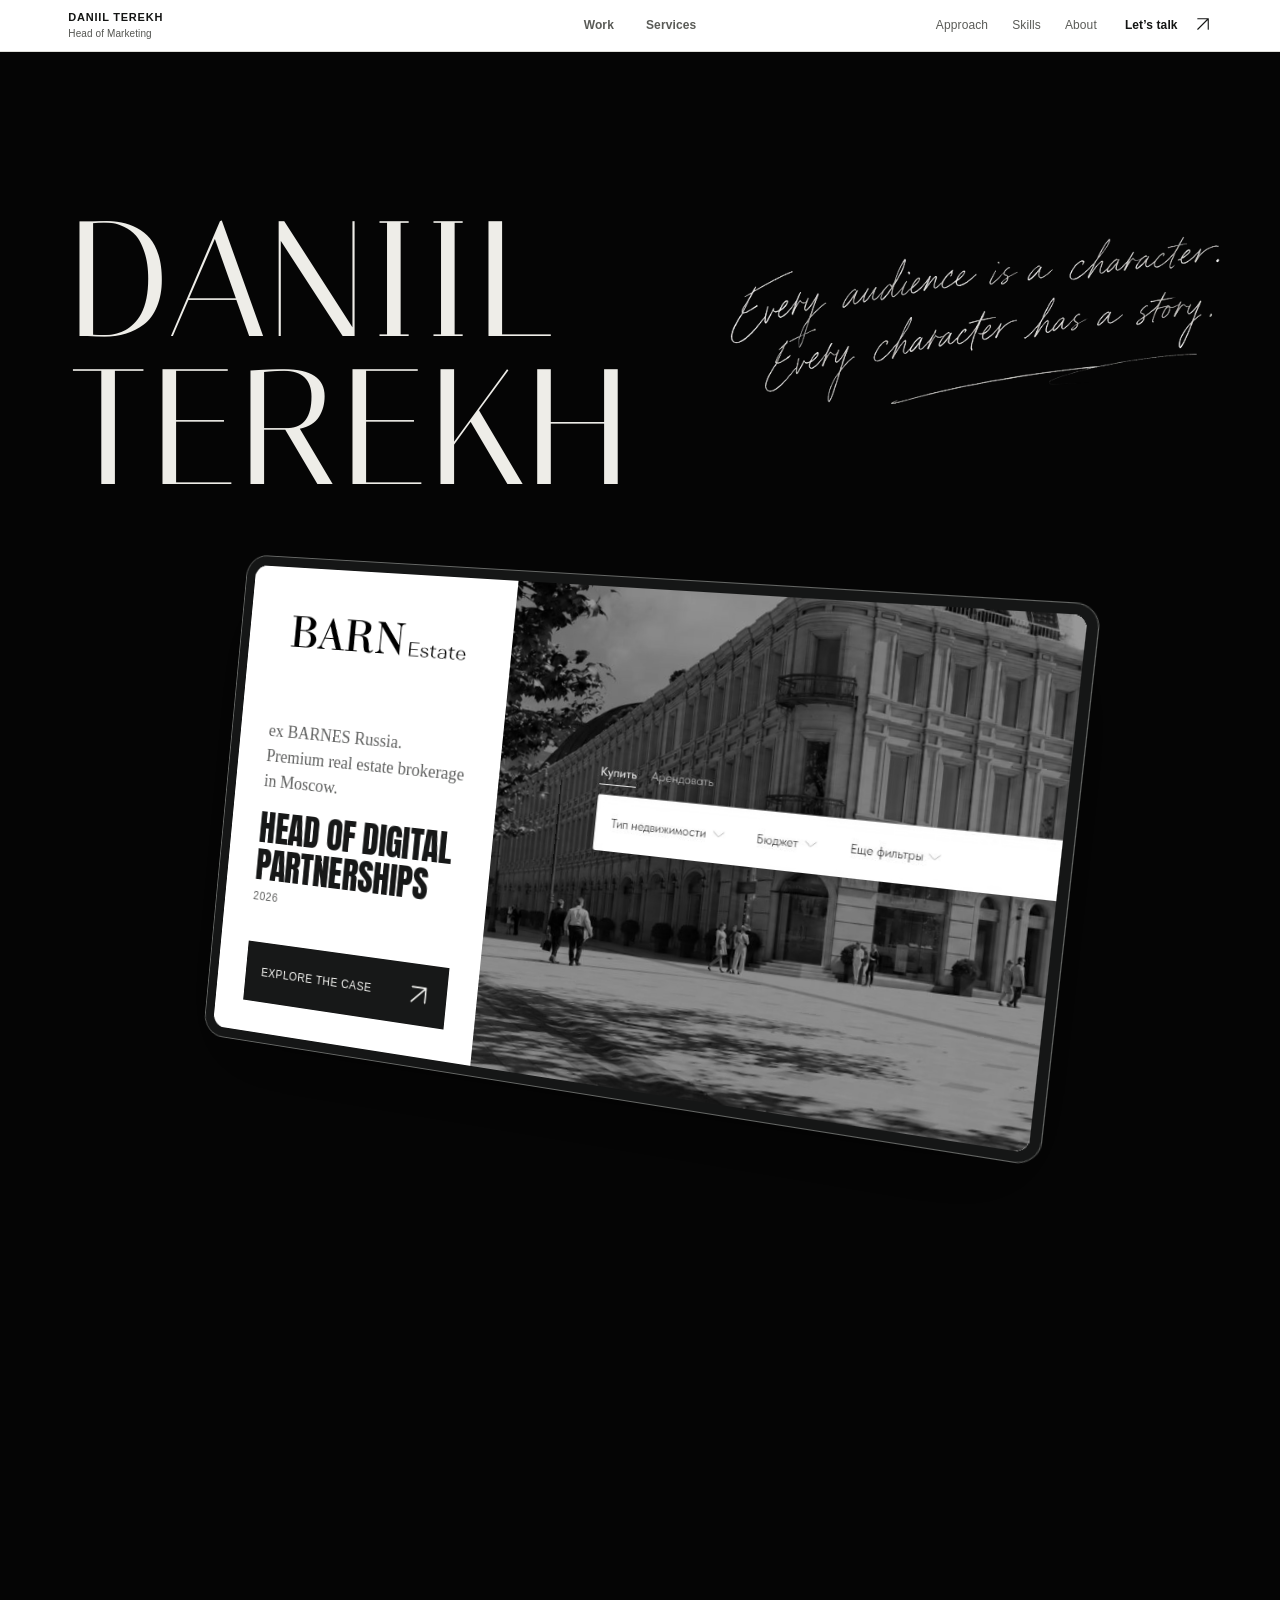
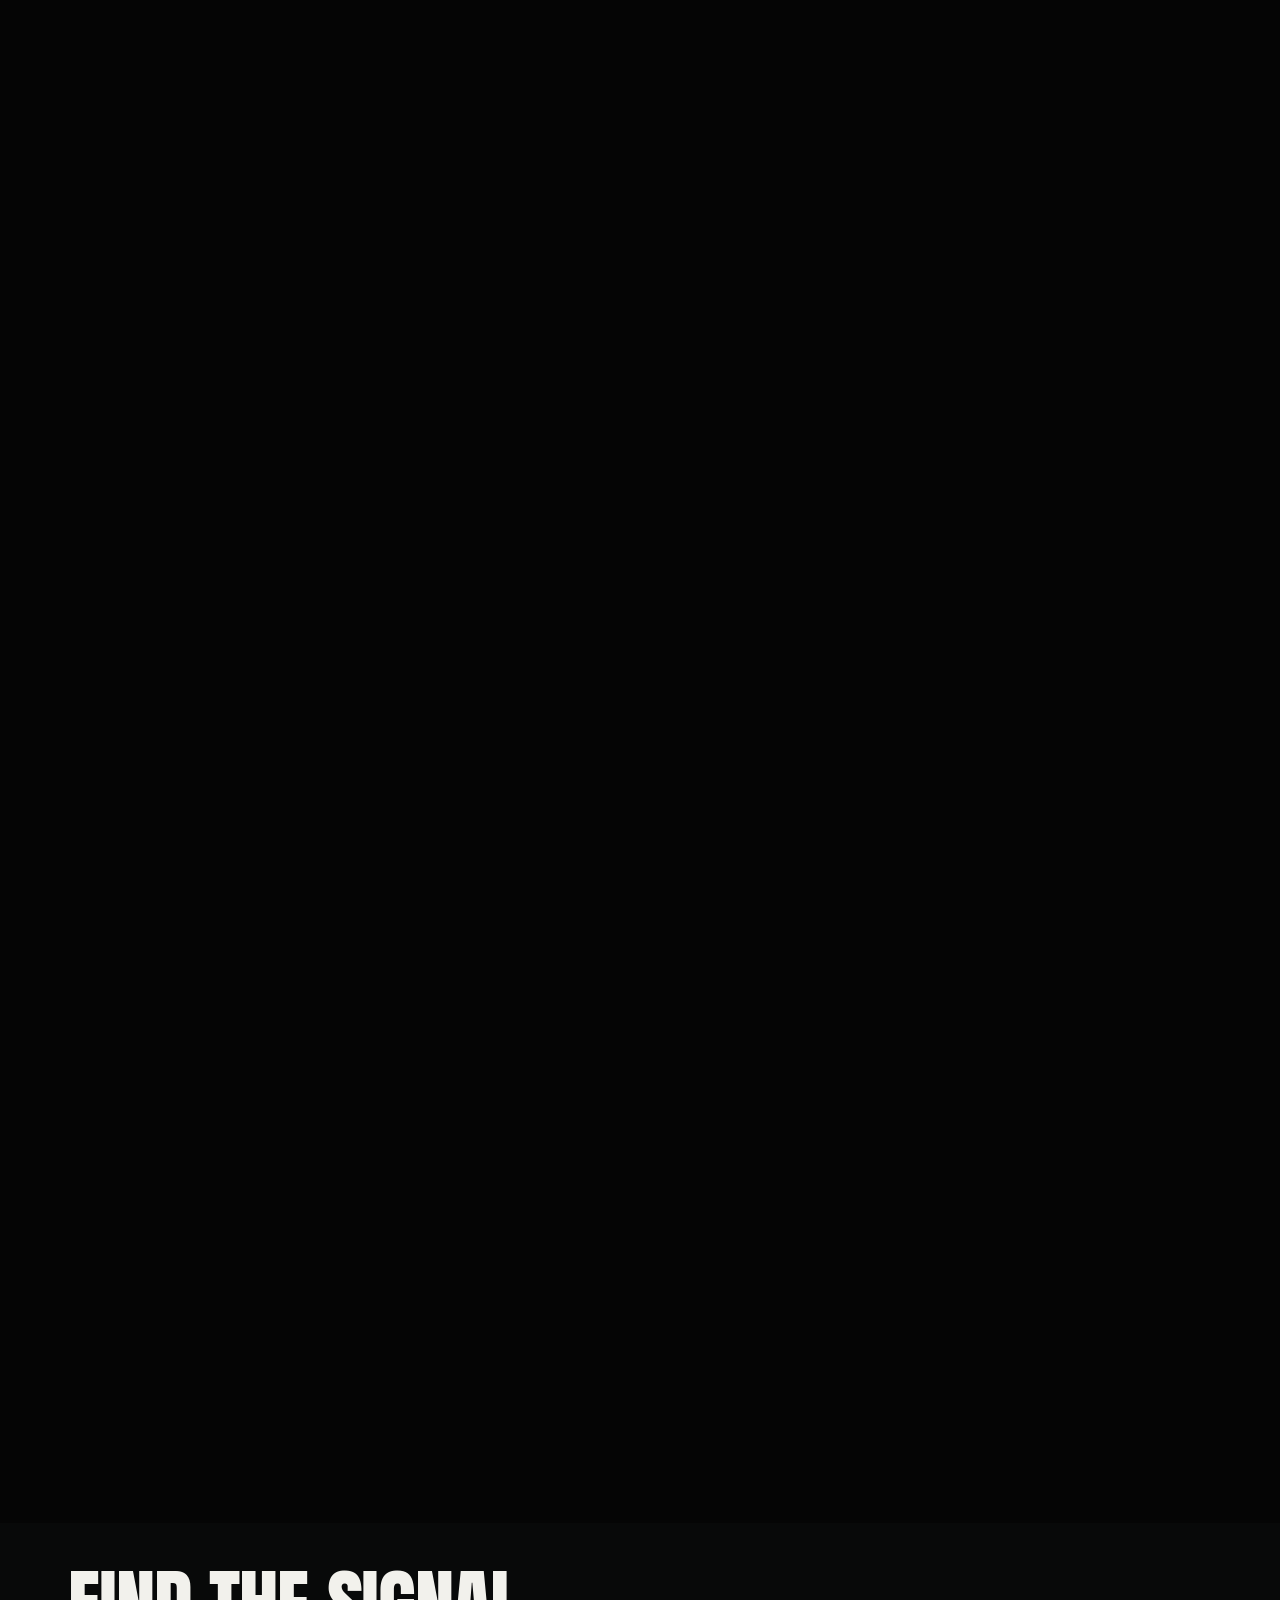
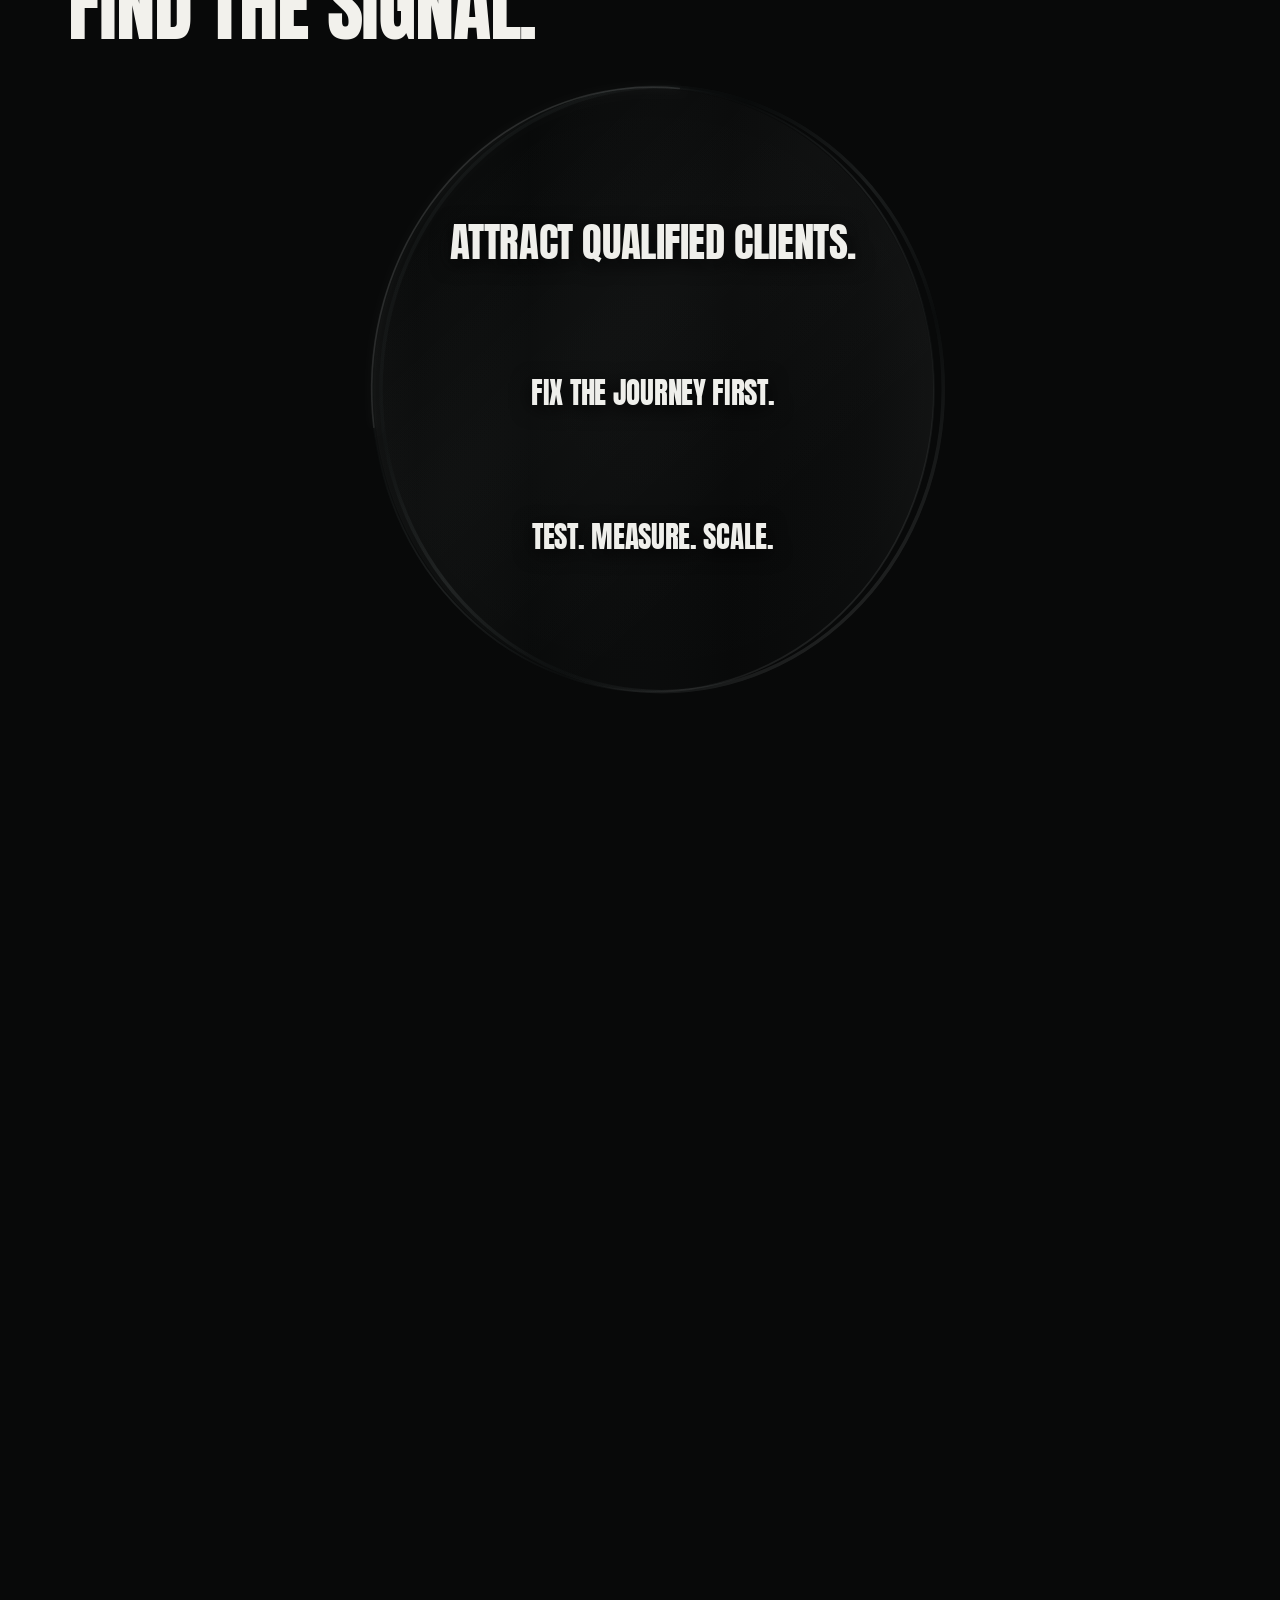
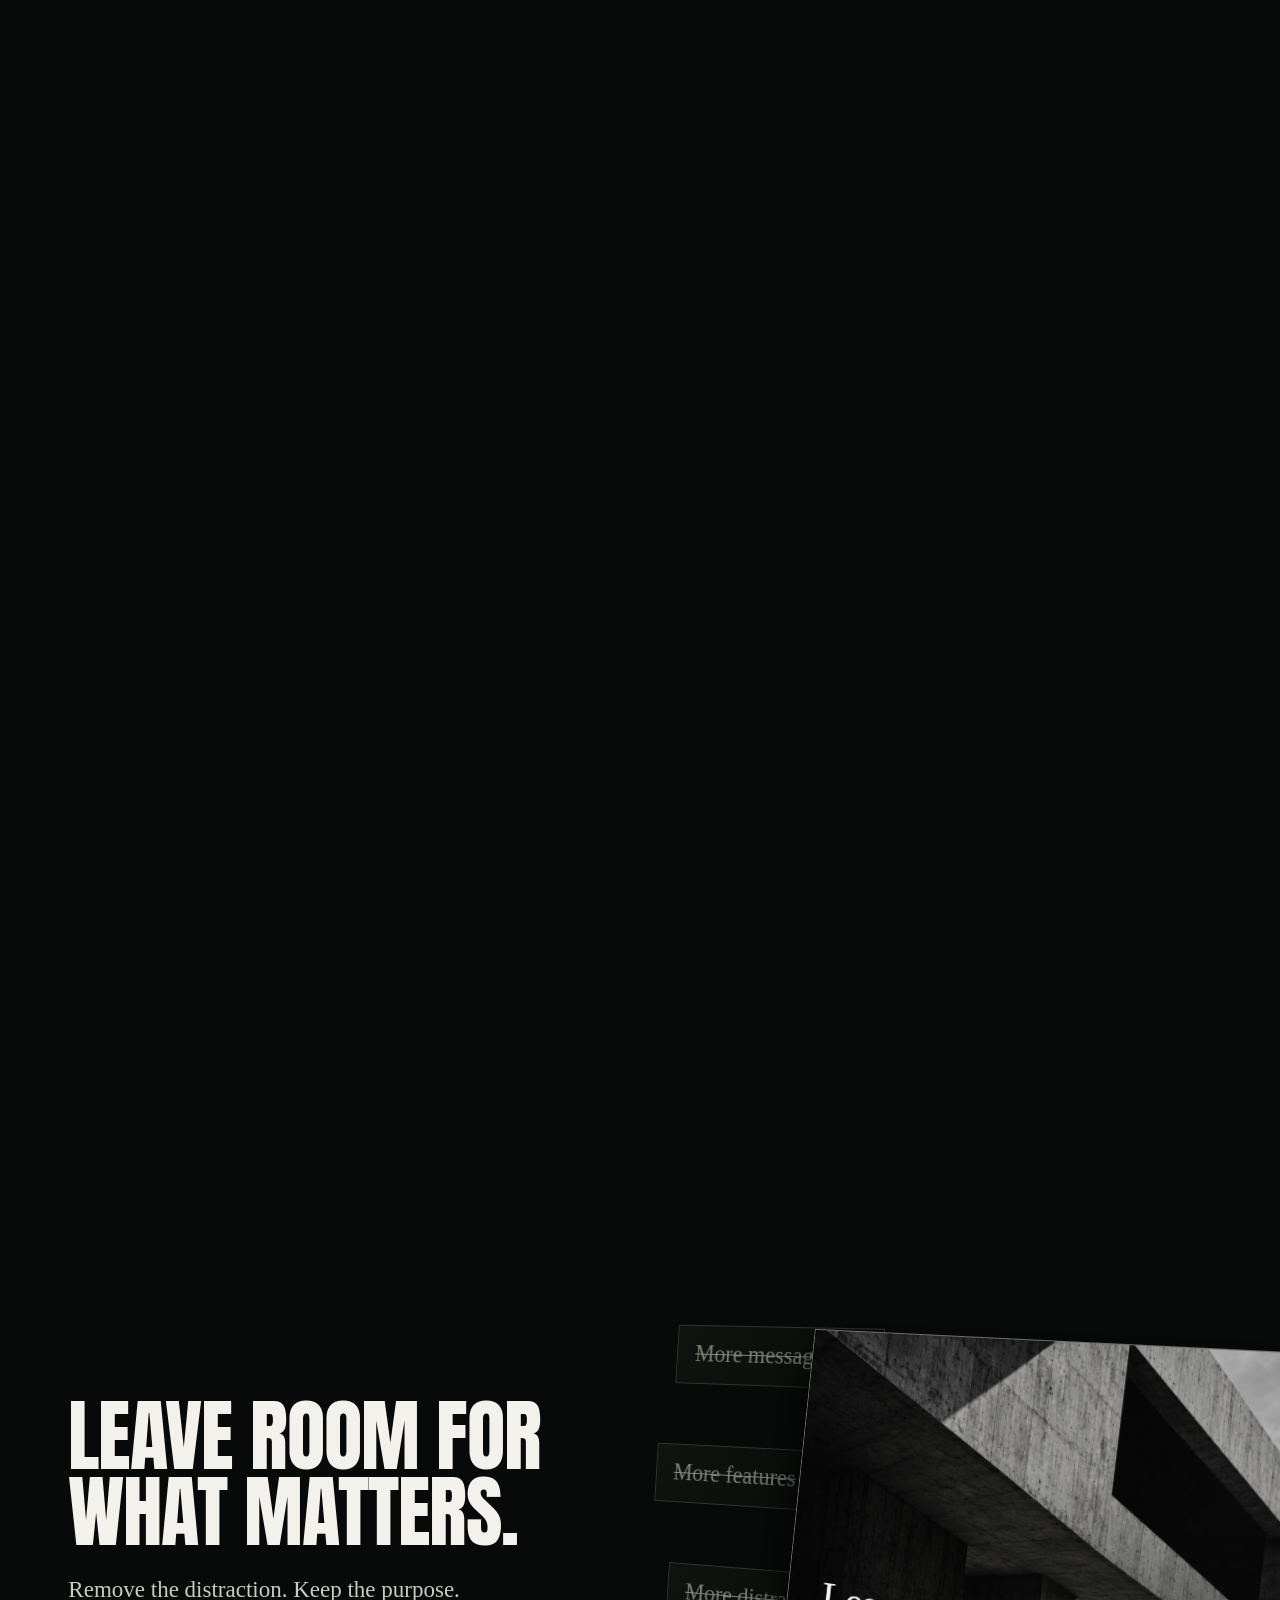
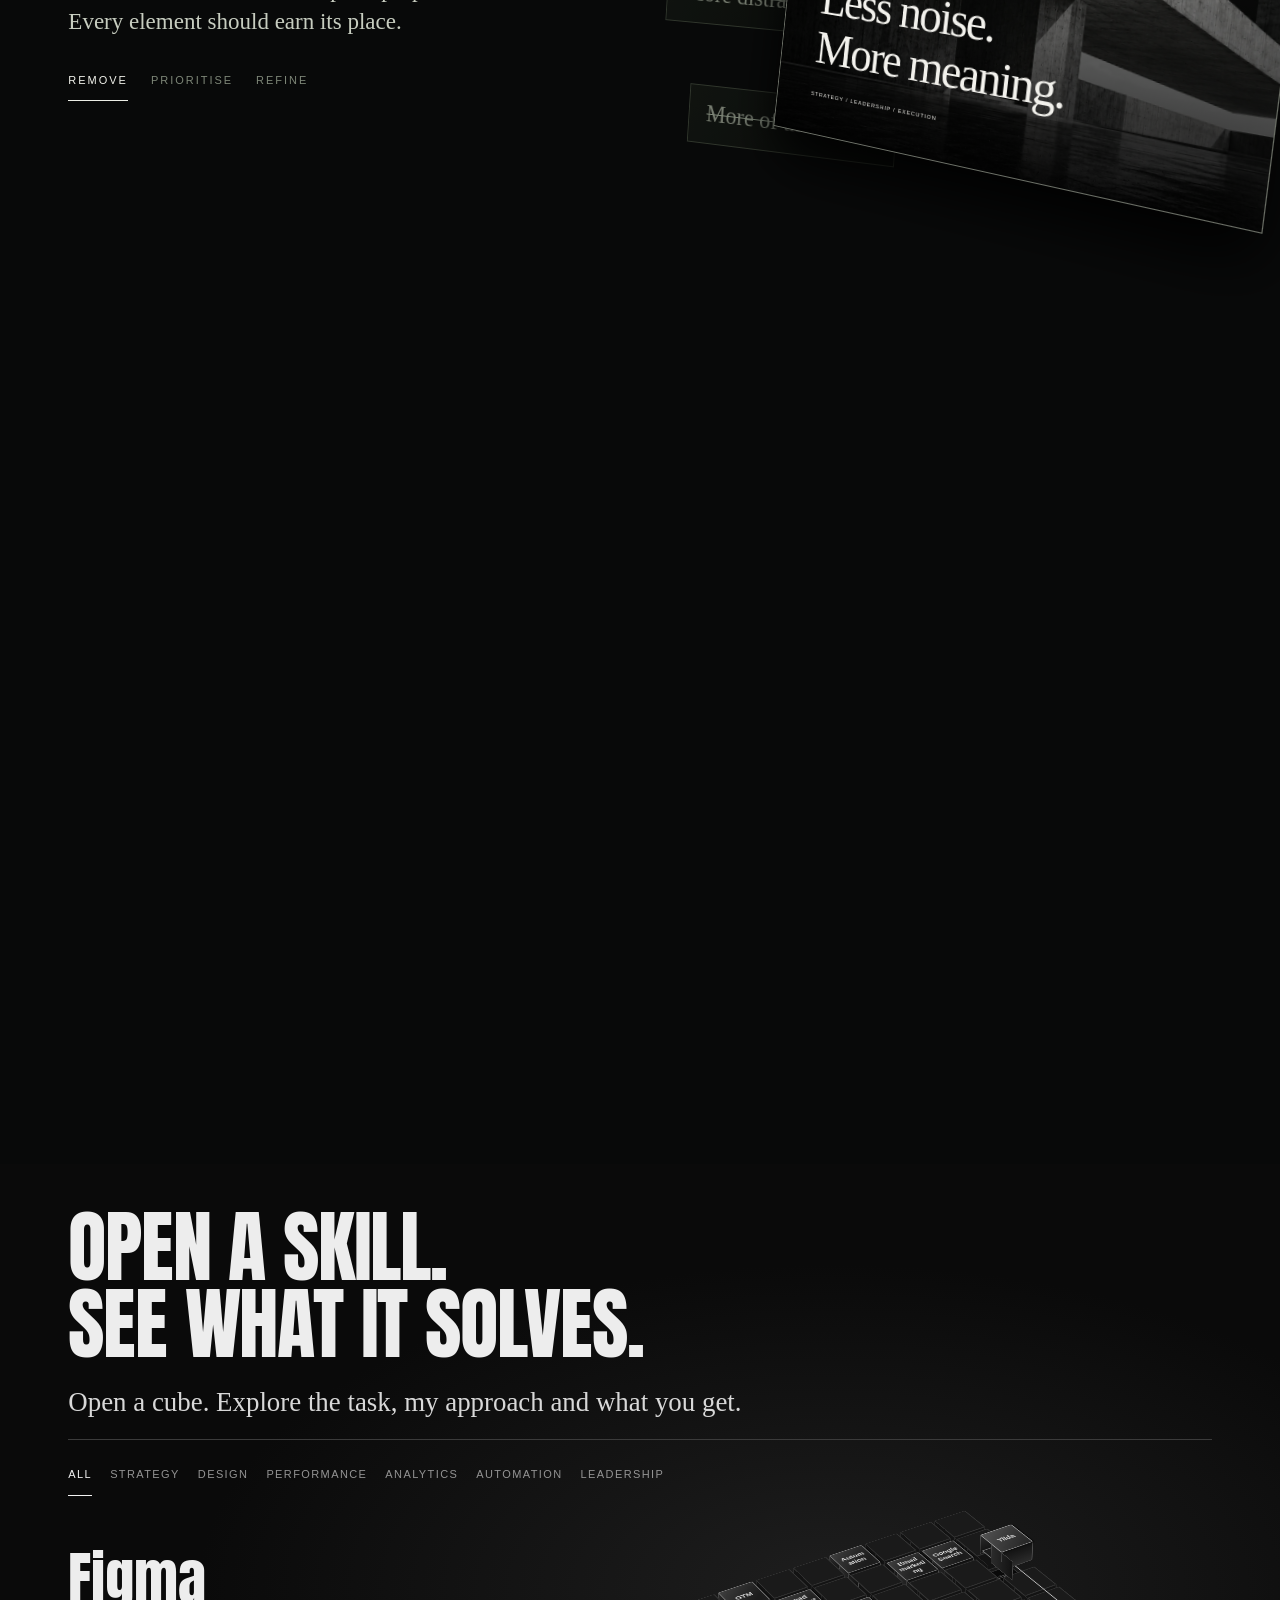
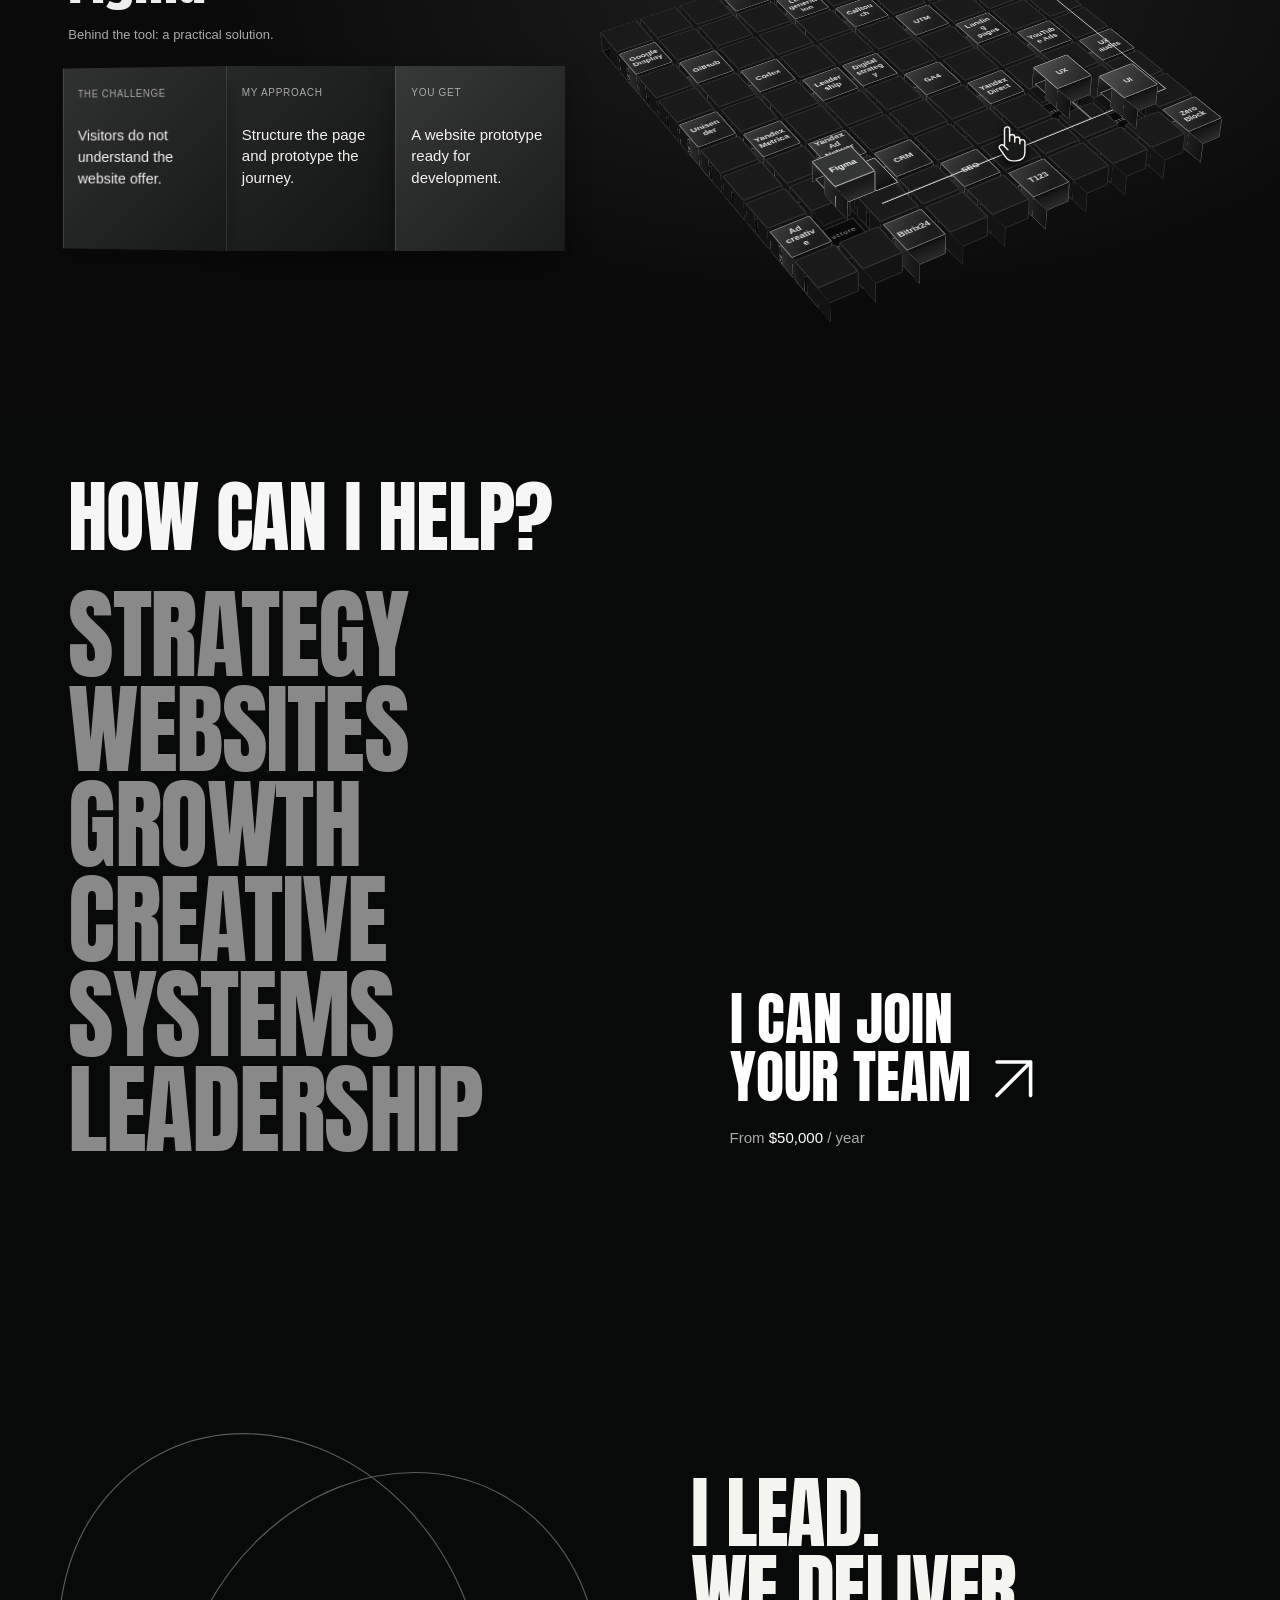
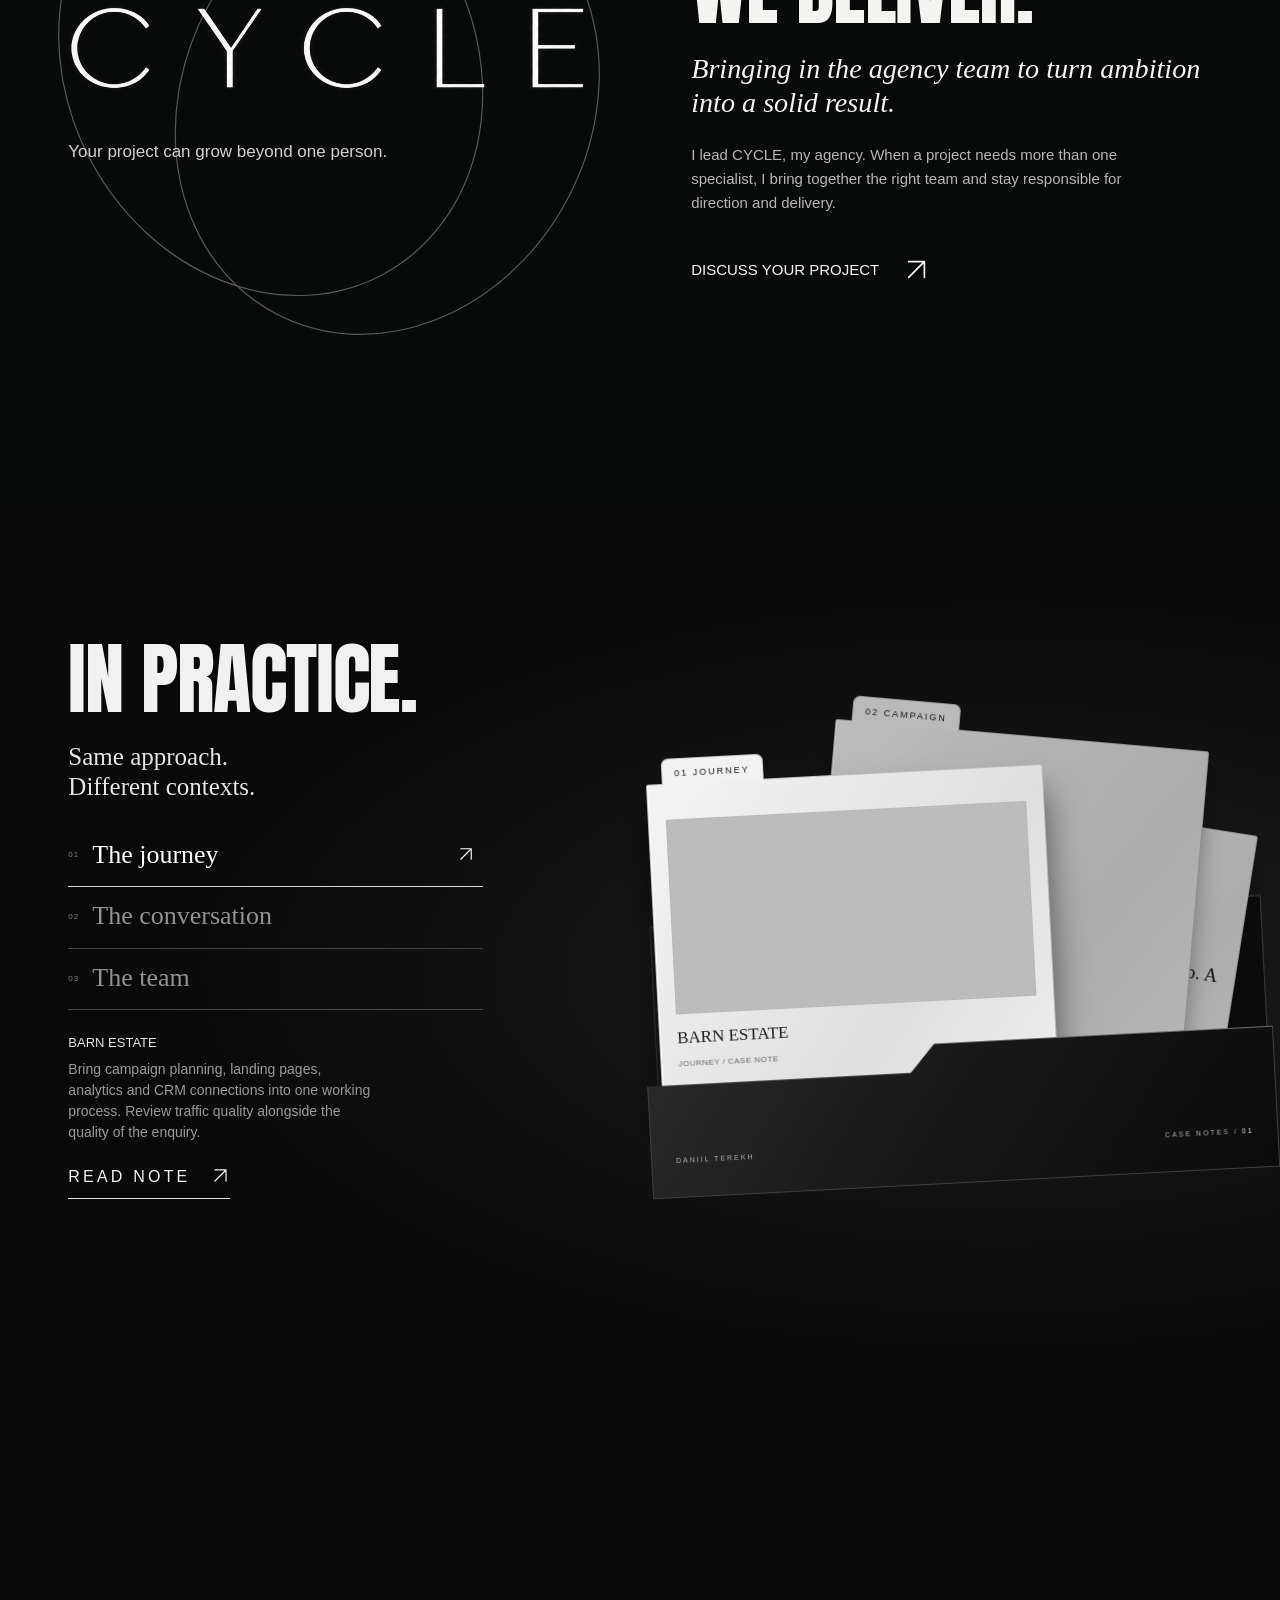
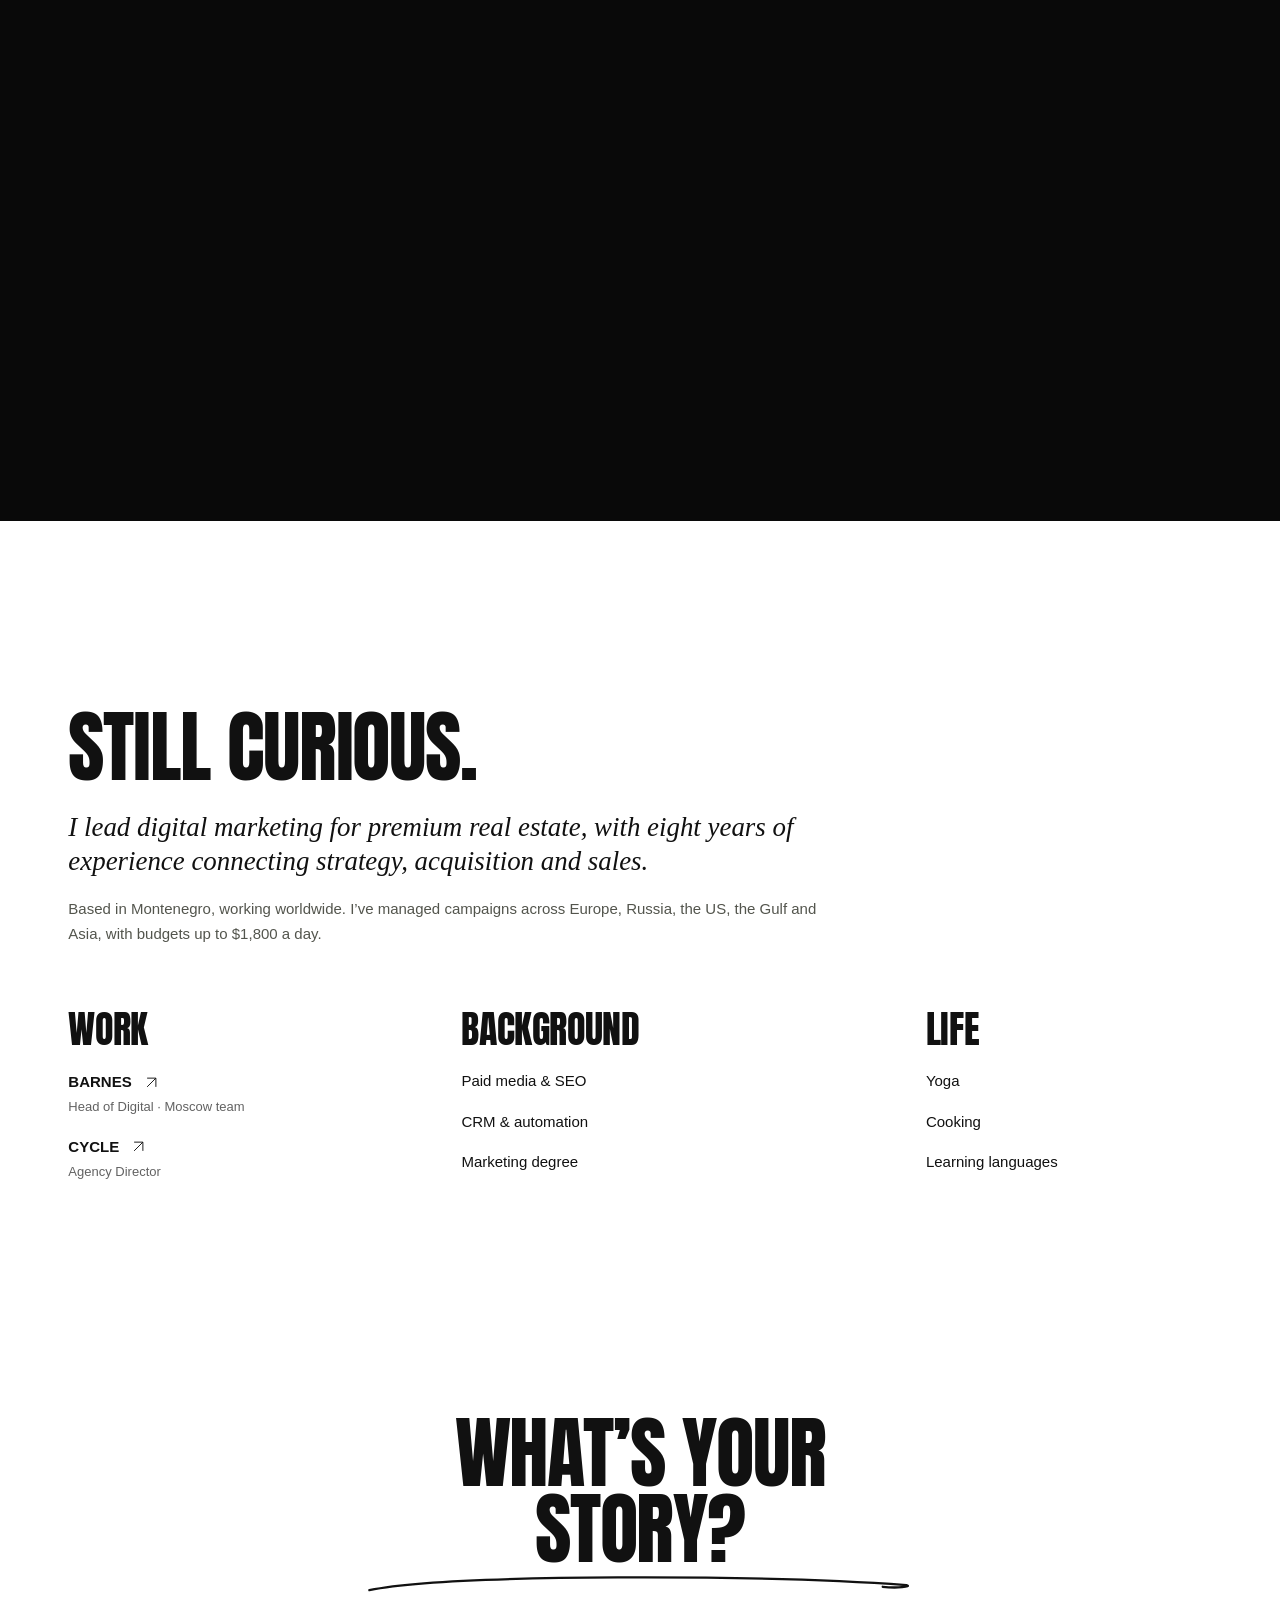
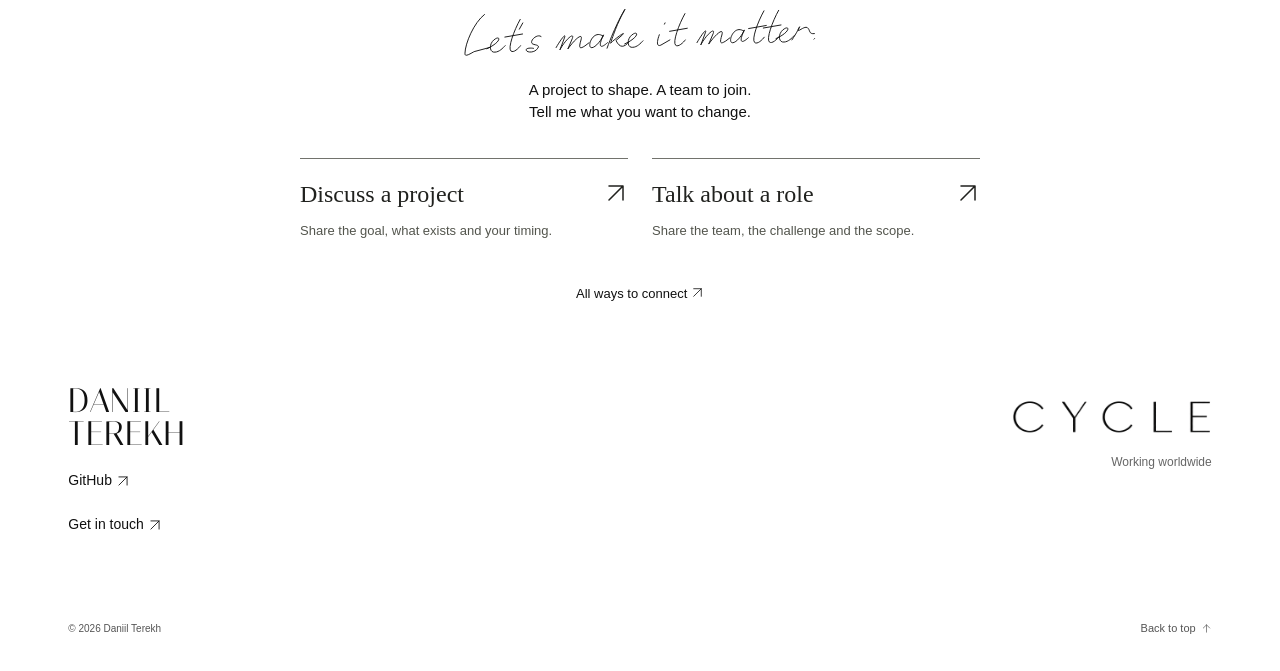
<file: index.html>
<!DOCTYPE html>

<html lang="en">
<head>
<meta charset="utf-8"><meta content="width=device-width,initial-scale=1,viewport-fit=cover" name="viewport"><meta content="dark" name="color-scheme">
<!-- Apply the initial responsive class before CSS can paint the desktop layout. -->
<script>document.documentElement.classList.toggle('mobile-actual',innerWidth<=720);</script>
<link rel="icon" type="image/webp" href="assets/76e3b5323863.webp">
<link rel="preload" href="assets/Italiana-Regular.ttf" as="font" type="font/ttf" crossorigin>
<title>Daniil Terekh — Creative &amp; Digital Direction</title>
<meta content="Daniil Terekh. Digital direction, from strategy to launch. Websites, acquisition and connected systems. Project collaboration and digital leadership, based in Montenegro and working worldwide." name="description"><link href="styles/site.css?v=profile-contact-v68" rel="stylesheet"><link href="styles/refinements.css?v=profile-contact-v68" rel="stylesheet"><link href="styles/experience.css?v=case-images-v76" rel="stylesheet"><link href="styles/work-tablet.css?v=work-button-v75" rel="stylesheet">
<link rel="canonical" href="https://daniilterekh-prog.github.io/daniil-terekh-preview/">
<meta property="og:type" content="website">
<meta property="og:title" content="Daniil Terekh — Digital Direction">
<meta property="og:description" content="From strategy to launch. Websites, acquisition and connected systems. Work with me on a project or bring me into your team.">
<meta property="og:url" content="https://daniilterekh-prog.github.io/daniil-terekh-preview/">
<meta property="og:image" content="https://daniilterekh-prog.github.io/daniil-terekh-preview/assets/social-preview.jpg">
<meta property="og:image:alt" content="Daniil Terekh — digital direction, from strategy to launch">
<meta name="twitter:card" content="summary_large_image">
<link href="styles/editorial.css?v=svg-arrows-v70" rel="stylesheet">
<link href="styles/contact.css?v=contact-methods-v72" rel="stylesheet">
<link href="styles/header.css?v=header-center-v69" rel="stylesheet">
</head>
<body><a class="skip-link" href="#mainPage">Skip to content</a>
<header class="site-header" id="siteHeader">
<a class="header-name" href="#home" data-nav-target="home" aria-label="Daniil Terekh — Head of Marketing, home"><span>DANIIL TEREKH</span><span class="header-role">Head of Marketing</span></a>
<button class="header-menu-toggle" id="headerMenuToggle" type="button" aria-expanded="false" aria-controls="headerNavigation" hidden><span>Menu</span><svg aria-hidden="true" viewBox="0 0 20 20" fill="none"><path d="M3 7h14M3 13h14" stroke="currentColor" stroke-width="1.5"/></svg></button>
<nav class="header-navigation" id="headerNavigation" aria-label="Main navigation"><ul class="header-pages">
<li><a href="#experience/all" data-nav-target="work" id="siteWorkLink">Work</a></li>
<li><a href="services/" data-nav-target="services" id="servicesNavLink">Services</a></li>
</ul><ul class="header-sections">
<li><a href="#thinking" data-nav-target="thinking">Approach</a></li>
<li><a href="#skills" data-nav-target="skills">Skills</a></li>
<li><a href="#human" data-nav-target="human">About</a></li>
</ul></nav>
<a class="header-contact" href="#connect" data-contact-open aria-haspopup="dialog" aria-controls="connect" id="contactBtn">Let’s talk <span aria-hidden="true"><svg class="ui-arrow ui-arrow-inline" aria-hidden="true" focusable="false" viewBox="0 0 24 24" fill="none"><path d="M5 19 19 5M5 5h14v14" stroke="currentColor" stroke-width="1.5" stroke-linecap="round" stroke-linejoin="round"/></svg></span></a>
</header>
<div class="site ref-mode" data-gallery="1" id="site">
<main id="mainPage" tabindex="-1" aria-label="Daniil Terekh — portfolio">
<section class="hero hero--v0" id="hero">
<div class="hero-head">
<h1 class="hero-name" id="heroName"><span>DANIIL</span><span>TEREKH</span></h1>
<div class="signature"><img alt="Every audience is a character. Every character has a story." src="assets/6e32f4c0a949.webp" width="626" height="218"></div>
</div>
</section>

<section aria-label="Selected work. Scroll to explore companies." class="scroll-experience work-tablet" id="work">
<div class="story-sticky" id="storySticky">
<div aria-hidden="true" class="story-ambient" id="storyAmbient"></div>
<h2 class="work-sr-title" id="storyName">BARN ESTATE</h2>
<div class="story-frame" id="storyFrame" role="group" aria-label="Selected company: BARN Estate">
<div class="story-browser" aria-hidden="true"><span class="chrome-dots"><i></i><i></i><i></i></span></div>
<div class="story-screens" id="storyScreens"></div>
</div>
<div class="story-controls" id="storyControls" role="group" aria-label="Choose a company">
<button aria-label="Previous project" id="storyPrev" type="button"><svg class="ui-arrow" aria-hidden="true" viewBox="0 0 24 24" fill="none"><path d="M12 21V3m-7 7 7-7 7 7" stroke="currentColor" stroke-width="1.3" stroke-linecap="round" stroke-linejoin="round"/></svg></button>
<button aria-label="Next project" id="storyNext" type="button"><svg class="ui-arrow" aria-hidden="true" viewBox="0 0 24 24" fill="none"><path d="M12 3v18m-7-7 7 7 7-7" stroke="currentColor" stroke-width="1.3" stroke-linecap="round" stroke-linejoin="round"/></svg></button>
</div>
<div class="story-caption" id="storyCaption"><a class="work-archive-link" id="allBtn" href="#experience/all">VIEW ALL CASES <svg class="ui-arrow" aria-hidden="true" viewBox="0 0 24 24" fill="none"><path d="M5 19 19 5M5 5h14v14" stroke="currentColor" stroke-width="1.5" stroke-linecap="round" stroke-linejoin="round"/></svg></a></div>
</div>
</section>


<section aria-labelledby="thinking-title" class="thinking-section lens-orbit" data-stage="0" id="thinking">
<div class="thinking-sticky">
<h2 class="thinking-title" id="thinking-title">FIND THE SIGNAL.</h2>
<div class="signal-visual" id="signal-visual" role="img" aria-label="Side view: twenty project requests flow from the left into a glass lens, dissolve and emerge as three clear goals on the right. Scroll to approach, pass through the glass and watch the words rebuild.">
<div class="signal-noise" aria-hidden="true"><span style="--x:8%;--y:18%;--z:40px;--size:1">We need Reels.</span><span style="--x:53%;--y:12%;--z:-49px;--size:0.8">Put €100,000 into Google Ads.</span><span style="--x:22%;--y:32%;--z:58px;--size:1.2">Redesign the website.</span><span style="--x:69%;--y:29%;--z:-67px;--size:0.9">We need more leads.</span><span style="--x:3%;--y:48%;--z:76px;--size:1">Let’s launch on TikTok.</span><span style="--x:59%;--y:46%;--z:-85px;--size:0.8">Make the logo bigger.</span><span style="--x:21%;--y:64%;--z:94px;--size:1.2">Our competitors use influencers.</span><span style="--x:65%;--y:65%;--z:-103px;--size:0.9">Add AI.</span><span style="--x:8%;--y:81%;--z:112px;--size:1">We need a new landing page.</span><span style="--x:53%;--y:84%;--z:-121px;--size:0.8">Send more emails.</span><span style="--x:33%;--y:7%;--z:130px;--size:1.2">Make it go viral.</span><span style="--x:2%;--y:31%;--z:-139px;--size:0.9">Connect everything to CRM.</span><span style="--x:41%;--y:39%;--z:148px;--size:1">We need an app.</span><span style="--x:75%;--y:13%;--z:-157px;--size:0.8">Bring down the cost per lead.</span><span style="--x:37%;--y:71%;--z:166px;--size:1.2">Launch it next week.</span><span style="--x:75%;--y:82%;--z:-175px;--size:0.9">We should be everywhere.</span><span style="--x:8%;--y:67%;--z:184px;--size:1">Add more content.</span><span style="--x:36%;--y:54%;--z:-193px;--size:0.8">Change the positioning.</span><span style="--x:57%;--y:23%;--z:202px;--size:1.2">Sales need better leads.</span><span style="--x:28%;--y:88%;--z:-211px;--size:0.9">Can we automate this?</span></div>
<div class="signal-clarity" aria-hidden="true"><p><strong>ATTRACT QUALIFIED CLIENTS.</strong></p><p><strong>FIX THE JOURNEY FIRST.</strong></p><p><strong>TEST. MEASURE. SCALE.</strong></p></div>
</div>
<p class="sr-only">Twenty competing requests become a clear goal, priorities and a next step. Scroll down to move around the lens; scroll up to reverse.</p>
</div></section>
<section aria-labelledby="edit-title" class="edit-section" data-edit="1" id="the-edit">

<div class="edit-sticky">
<div class="edit-layout">
<div class="edit-copy">
<h2 class="thinking-title edit-title" id="edit-title">LEAVE ROOM FOR WHAT MATTERS.</h2>

<p aria-live="polite" class="edit-explanation" id="edit-explanation">One purpose. A clear next step.<br>Give the essential room to matter.</p>
<div aria-label="Explore the editing process" class="edit-stages" role="group">
<button aria-pressed="false" data-edit-stage="0" type="button">REMOVE</button>
<button aria-pressed="true" class="is-selected" data-edit-stage="1" type="button">PRIORITISE</button>
<button aria-pressed="false" data-edit-stage="2" type="button">REFINE</button>
</div>
</div>
<div class="edit-art">
<div aria-label="Discarded priorities" class="discarded-list" role="group"><span><s>More messages</s></span><span><s>More features</s></span><span><s>More distractions</s></span><span><s>More of the same</s></span></div>
<article class="edit-resolved"><img alt="" decoding="async" loading="lazy" src="assets/3f6af69fafa1.webp" width="1672" height="941"><div class="resolved-top">DANIIL TEREKH <span>A CLEARER DIRECTION</span></div><div class="resolved-copy"><span>WHAT REMAINS</span><h3 id="edit-resolution">Ideas for<br>what matters.</h3><p>STRATEGY / LEADERSHIP / EXECUTION</p></div></article>
</div>
</div>

</div>
</section>
<section aria-labelledby="skills-heading" class="skills-lab" data-variant="5" id="skills">
<div class="skills-showcase">
<div class="skills-eyebrow"><span>THE WORKING COLLECTION</span><span id="skills-count"></span></div>
<h2 id="skills-heading">OPEN A SKILL.<br>SEE WHAT IT SOLVES.</h2>
<p class="skills-subtitle" id="skills-subtitle">Open a cube. Explore the task, my approach and what you get.</p>
<div class="skills-bottom-controls"><div aria-label="Skill categories" class="skills-filters" id="skills-filters" role="group"></div><label class="skills-search-label" hidden><span>FIND A SKILL</span><input autocomplete="off" id="skills-search" placeholder="Skill or task" type="search"></label></div><div class="skills-content">
<aside aria-atomic="true" aria-live="polite" class="skills-detail">
<p class="skills-category" id="skills-detail-category">Design / 082</p><h3 id="skills-detail-name">Figma</h3>
<p id="skills-detail-text">Behind the tool: a practical solution.</p><div class="skills-solution" id="skills-solution"><section class="skills-leaf"><h4>THE CHALLENGE</h4><p id="skills-solution-challenge">Visitors do not understand the website offer.</p></section><section class="skills-leaf"><h4>MY APPROACH</h4><p id="skills-solution-approach">Structure the page and prototype the journey.</p></section><section class="skills-leaf"><h4>YOU GET</h4><p id="skills-solution-deliverable">A website prototype ready for development.</p></section></div>
</aside>
<div class="skills-scene">
<div aria-label="Project challenge" class="skills-task-controls" hidden id="skills-task-controls" role="group">
<button data-task="launch" type="button">Launch a project</button><button data-task="measure" type="button">Measure &amp; improve</button><button data-task="connect" type="button">Connect the journey</button>
</div>
<div aria-label="Skill monolith: choose a cube" class="skills-stage" id="skills-stage" role="group">
<div class="skills-field" id="skills-field"><div class="skills-sockets" id="skills-sockets"></div><svg aria-hidden="true" class="skills-connections" id="skills-connections" viewbox="0 0 1000 1000"></svg></div>
<span aria-hidden="true" class="skills-touch-hint"><svg viewBox="0 0 40 48" fill="none"><circle class="skills-tap-ring" cx="13" cy="8" r="7"/><path d="M10 27V8a3 3 0 0 1 6 0v14-5a3 3 0 0 1 6 0v6-3a3 3 0 0 1 6 0v5-2a3 3 0 0 1 6 0v12c0 7-4 10-11 10h-3c-4 0-7-2-9-5L4 30a3 3 0 0 1 5-3l5 5" stroke-linecap="round" stroke-linejoin="round"/></svg></span>
</div>
<div class="skills-zoom-controls" hidden id="skills-zoom-controls"><div><span id="skills-breadcrumb"></span><button id="skills-overview" type="button">Overview <svg class="ui-arrow" aria-hidden="true" viewBox="0 0 24 24" fill="none"><path d="M5 19 19 5M5 5h14v14" stroke="currentColor" stroke-width="1.5" stroke-linecap="round" stroke-linejoin="round"/></svg></button></div><div aria-label="Skill map" class="skills-minimap" id="skills-minimap" role="group"></div></div>
<div hidden class="skills-scene-footer"><span id="skills-hint"></span><button aria-pressed="false" id="skills-motion" type="button">Reduce motion</button></div>
</div>
</div>

<p class="skills-empty" hidden id="skills-empty">No matches. Choose another category.</p>
</div>
</section>
<section id="services" class="services-negative" aria-labelledby="services-title">
<div class="services-negative-stage">
<div class="services-white-field" aria-hidden="true"></div>
<h2 class="services-heading" id="services-title">HOW CAN I HELP?</h2>
<div class="services-type" aria-label="Choose a service direction" role="group"><button class="service-direction" id="service-tab-strategy" type="button" aria-expanded="false" aria-controls="service-panel-strategy" data-service="strategy">STRATEGY</button><button class="service-direction" id="service-tab-websites" type="button" aria-expanded="false" aria-controls="service-panel-websites" data-service="websites">WEBSITES</button><button class="service-direction" id="service-tab-marketing" type="button" aria-expanded="false" aria-controls="service-panel-marketing" data-service="marketing">GROWTH</button><button class="service-direction" id="service-tab-creative" type="button" aria-expanded="false" aria-controls="service-panel-creative" data-service="creative">CREATIVE</button><button class="service-direction" id="service-tab-systems" type="button" aria-expanded="false" aria-controls="service-panel-systems" data-service="systems">SYSTEMS</button><button class="service-direction" id="service-tab-leadership" type="button" aria-expanded="false" aria-controls="service-panel-leadership" data-service="leadership">LEADERSHIP</button></div>
<div class="services-panel-area"><section class="service-panel" id="service-panel-strategy" aria-labelledby="service-tab-strategy" hidden>
<h3>Make the next move count.</h3><p>Before you invest in another channel, website or campaign, we define the problem, the audience and the next move.</p><div class="service-groups"><div class="service-group"><h4>Where to focus</h4><ul><li>Audience needs and buying decisions</li><li>Your offer, positioning and market context</li><li>What slows the customer journey</li></ul></div><div class="service-group"><h4>What you get</h4><ul><li>A prioritised action plan</li><li>A clear brief for the next project</li><li>Measures for deciding what to test</li></ul></div></div>
<div class="service-price"><span>From <strong>$500</strong></span><small>per project</small></div><a class="service-project" href="#connect" data-contact-open aria-haspopup="dialog" aria-controls="connect" data-contact-topic="Project enquiry — Strategy &amp; consulting">FIND THE NEXT MOVE <span aria-hidden="true"><svg class="ui-arrow" aria-hidden="true" viewBox="0 0 24 24" fill="none"><path d="M5 19 19 5M5 5h14v14" stroke="currentColor" stroke-width="1.5" stroke-linecap="round" stroke-linejoin="round"/></svg></span></a>
<p class="service-team">I lead the direction and stay close to delivery. For larger projects, I bring in my team at <a href="#cycle">CYCLE <svg class="ui-arrow" aria-hidden="true" viewBox="0 0 24 24" fill="none"><path d="M5 19 19 5M5 5h14v14" stroke="currentColor" stroke-width="1.5" stroke-linecap="round" stroke-linejoin="round"/></svg></a>.</p>
</section><section class="service-panel" id="service-panel-websites" aria-labelledby="service-tab-websites" hidden>
<h3>Turn attention into a clear next step.</h3><p>A website should make your offer easy to understand and your business easy to contact. I connect the story, the interface and the build.</p><div class="service-groups"><div class="service-group"><h4>What we create</h4><ul><li>Landing pages, brand sites and catalogues</li><li>Mobile journeys from first visit to enquiry</li><li>Forms, e-commerce and integrations</li></ul></div><div class="service-group"><h4>What you get</h4><ul><li>Clear structure and persuasive page content</li><li>A designed and developed website</li><li>Launch checks and a practical handover</li></ul></div></div>
<div class="service-price"><span>From <strong>$1,500</strong></span><small>per project</small></div><a class="service-project" href="#connect" data-contact-open aria-haspopup="dialog" aria-controls="connect" data-contact-topic="Project enquiry — Websites &amp; UX/UI">PLAN YOUR WEBSITE <span aria-hidden="true"><svg class="ui-arrow" aria-hidden="true" viewBox="0 0 24 24" fill="none"><path d="M5 19 19 5M5 5h14v14" stroke="currentColor" stroke-width="1.5" stroke-linecap="round" stroke-linejoin="round"/></svg></span></a>
<p class="service-team">I lead the direction and stay close to delivery. For larger projects, I bring in my team at <a href="#cycle">CYCLE <svg class="ui-arrow" aria-hidden="true" viewBox="0 0 24 24" fill="none"><path d="M5 19 19 5M5 5h14v14" stroke="currentColor" stroke-width="1.5" stroke-linecap="round" stroke-linejoin="round"/></svg></a>.</p>
</section><section class="service-panel" id="service-panel-marketing" aria-labelledby="service-tab-marketing" hidden>
<h3>Give the right audience a reason to act.</h3><p>If campaigns bring visits but weak enquiries, I look at the whole path: audience, offer, creative and landing page.</p><div class="service-groups"><div class="service-group"><h4>The work</h4><ul><li>Audit campaigns and conversion tracking</li><li>Test messages, audiences and landing pages</li><li>Paid campaigns, SEO and local visibility</li></ul></div><div class="service-group"><h4>What you can see</h4><ul><li>A focused campaign and testing plan</li><li>Reporting on enquiries and lead quality</li><li>Clear decisions on what to change next</li></ul></div></div>
<div class="service-price"><span>From <strong>$750</strong></span><small>per month · ad spend excluded</small></div><a class="service-project" href="#connect" data-contact-open aria-haspopup="dialog" aria-controls="connect" data-contact-topic="Project enquiry — Advertising &amp; growth">DISCUSS YOUR GROWTH <span aria-hidden="true"><svg class="ui-arrow" aria-hidden="true" viewBox="0 0 24 24" fill="none"><path d="M5 19 19 5M5 5h14v14" stroke="currentColor" stroke-width="1.5" stroke-linecap="round" stroke-linejoin="round"/></svg></span></a>
<p class="service-team">I lead the direction and stay close to delivery. For larger projects, I bring in my team at <a href="#cycle">CYCLE <svg class="ui-arrow" aria-hidden="true" viewBox="0 0 24 24" fill="none"><path d="M5 19 19 5M5 5h14v14" stroke="currentColor" stroke-width="1.5" stroke-linecap="round" stroke-linejoin="round"/></svg></a>.</p>
</section><section class="service-panel" id="service-panel-creative" aria-labelledby="service-tab-creative" hidden>
<h3>Give your brand a voice people recognise.</h3><p>From a campaign idea to the last touchpoint, I give the message and visual direction one clear thread.</p><div class="service-groups"><div class="service-group"><h4>Shape the idea</h4><ul><li>Campaign concepts and art direction</li><li>Website, advertising and email copy</li><li>Visuals, presentations and sales materials</li></ul></div><div class="service-group"><h4>Carry it through</h4><ul><li>Adaptations for the channels you use</li><li>Video scripts, editing and motion</li><li>AI visuals and 3D where they serve the idea</li></ul></div></div>
<div class="service-price"><span>From <strong>$300</strong></span><small>per project</small></div><a class="service-project" href="#connect" data-contact-open aria-haspopup="dialog" aria-controls="connect" data-contact-topic="Project enquiry — Creative &amp; content">SHAPE YOUR CAMPAIGN <span aria-hidden="true"><svg class="ui-arrow" aria-hidden="true" viewBox="0 0 24 24" fill="none"><path d="M5 19 19 5M5 5h14v14" stroke="currentColor" stroke-width="1.5" stroke-linecap="round" stroke-linejoin="round"/></svg></span></a>
<p class="service-team">I lead the direction and stay close to delivery. For larger projects, I bring in my team at <a href="#cycle">CYCLE <svg class="ui-arrow" aria-hidden="true" viewBox="0 0 24 24" fill="none"><path d="M5 19 19 5M5 5h14v14" stroke="currentColor" stroke-width="1.5" stroke-linecap="round" stroke-linejoin="round"/></svg></a>.</p>
</section><section class="service-panel" id="service-panel-systems" aria-labelledby="service-tab-systems" hidden>
<h3>Know where your enquiries go.</h3><p>When data and follow-up live in different places, opportunities get lost. I connect measurement, CRM and workflows so your team can see what happens next.</p><div class="service-groups"><div class="service-group"><h4>See the journey</h4><ul><li>Tracking from first visit to enquiry</li><li>Analytics audits and dependable reports</li><li>CRM and call-tracking attribution</li></ul></div><div class="service-group"><h4>Keep work moving</h4><ul><li>Lead routing and follow-up flows</li><li>Email, API and workflow connections</li><li>Automation with clear rules and handover</li></ul></div></div>
<div class="service-price"><span>From <strong>$500</strong></span><small>per project</small></div><a class="service-project" href="#connect" data-contact-open aria-haspopup="dialog" aria-controls="connect" data-contact-topic="Project enquiry — Analytics &amp; automation">CONNECT YOUR SYSTEMS <span aria-hidden="true"><svg class="ui-arrow" aria-hidden="true" viewBox="0 0 24 24" fill="none"><path d="M5 19 19 5M5 5h14v14" stroke="currentColor" stroke-width="1.5" stroke-linecap="round" stroke-linejoin="round"/></svg></span></a>
<p class="service-team">I lead the direction and stay close to delivery. For larger projects, I bring in my team at <a href="#cycle">CYCLE <svg class="ui-arrow" aria-hidden="true" viewBox="0 0 24 24" fill="none"><path d="M5 19 19 5M5 5h14v14" stroke="currentColor" stroke-width="1.5" stroke-linecap="round" stroke-linejoin="round"/></svg></a>.</p>
</section><section class="service-panel" id="service-panel-leadership" aria-labelledby="service-tab-leadership" hidden>
<h3>One direction. Clear ownership.</h3><p>When marketing, design and development pull in different directions, I bring the priorities, people and delivery into one working plan.</p><div class="service-groups"><div class="service-group"><h4>The mandate</h4><ul><li>External digital direction</li><li>Project leadership from brief to launch</li><li>Team and contractor coordination</li></ul></div><div class="service-group"><h4>The working rhythm</h4><ul><li>Clear responsibilities and decision points</li><li>Budget, timeline and quality oversight</li><li>Regular reviews and next-step priorities</li></ul></div></div>
<div class="service-price"><span>From <strong>$2,000</strong></span><small>per month</small></div><a class="service-project" href="#connect" data-contact-open aria-haspopup="dialog" aria-controls="connect" data-contact-topic="Project enquiry — Digital leadership">DISCUSS THE MANDATE <span aria-hidden="true"><svg class="ui-arrow" aria-hidden="true" viewBox="0 0 24 24" fill="none"><path d="M5 19 19 5M5 5h14v14" stroke="currentColor" stroke-width="1.5" stroke-linecap="round" stroke-linejoin="round"/></svg></span></a>
<p class="service-team">I lead the direction and stay close to delivery. For larger projects, I bring in my team at <a href="#cycle">CYCLE <svg class="ui-arrow" aria-hidden="true" viewBox="0 0 24 24" fill="none"><path d="M5 19 19 5M5 5h14v14" stroke="currentColor" stroke-width="1.5" stroke-linecap="round" stroke-linejoin="round"/></svg></a>.</p>
</section><section class="service-panel service-panel-role" id="service-panel-team" aria-labelledby="service-tab-team" hidden>
<h3>Give your team a shared direction.</h3><p>For a long-term role, I connect strategy to daily delivery and give teams a shared direction across marketing, design and technology.</p><div class="service-groups"><div class="service-group"><h4>What I take on</h4><ul><li>Digital and marketing leadership</li><li>Priorities, roadmaps and delivery</li><li>Coordination across teams and partners</li></ul></div><div class="service-group"><h4>What we agree</h4><ul><li>Mandate and decision-making scope</li><li>Resources and measures of progress</li><li>Working format and compensation</li></ul></div></div>
<div class="service-price"><span>From <strong>$50,000</strong></span><small>per year · annual compensation</small></div>
<a class="service-project" href="#connect" data-contact-open aria-haspopup="dialog" aria-controls="connect" data-contact-topic="Team role enquiry">LET’S TALK ABOUT THE ROLE <span aria-hidden="true"><svg class="ui-arrow" aria-hidden="true" viewBox="0 0 24 24" fill="none"><path d="M5 19 19 5M5 5h14v14" stroke="currentColor" stroke-width="1.5" stroke-linecap="round" stroke-linejoin="round"/></svg></span></a>
</section></div>
<button class="service-role-card" id="service-tab-team" type="button" data-service="team" aria-controls="service-panel-team" aria-expanded="false"><span>I CAN JOIN <br>YOUR TEAM <span aria-hidden="true"><svg class="ui-arrow" aria-hidden="true" viewBox="0 0 24 24" fill="none"><path d="M5 19 19 5M5 5h14v14" stroke="currentColor" stroke-width="1.5" stroke-linecap="round" stroke-linejoin="round"/></svg></span></span><small>From <strong>$50,000</strong> / year</small></button>
<button type="button" class="services-close" aria-label="Close service details" hidden>×</button>
</div></section>
<section id="cycle" class="cycle-section" aria-labelledby="cycle-title">
<div class="cycle-composition">
<div class="cycle-brand">
<svg class="cycle-orbits" viewBox="0 0 600 600" aria-hidden="true"><ellipse cx="240" cy="280" rx="210" ry="245" transform="rotate(-28 240 280)"/><ellipse cx="360" cy="320" rx="210" ry="245" transform="rotate(28 360 320)"/></svg>
<svg class="cycle-brand-logo" viewBox="300 410 945 165" role="img" aria-label="CYCLE"><image href="assets/55ea4e5a2767.webp" width="1536" height="1024"/></svg>
<p>Your project can grow beyond one person.</p>
</div>
<div class="cycle-copy">
<h2 id="cycle-title">I LEAD.<br>WE DELIVER.</h2>
<p class="cycle-lead">Bringing in the agency team to turn ambition into a solid result.</p>
<p class="cycle-description">I lead CYCLE, my agency. When a project needs more than one specialist, I bring together the right team and stay responsible for direction and delivery.</p>
<a class="cycle-project" href="#connect" data-contact-open aria-haspopup="dialog" aria-controls="connect" data-contact-topic="A bigger project with CYCLE">DISCUSS YOUR PROJECT <svg class="ui-arrow" aria-hidden="true" viewBox="0 0 24 24" fill="none"><path d="M5 19 19 5M5 5h14v14" stroke="currentColor" stroke-width="1.5" stroke-linecap="round" stroke-linejoin="round"/></svg></a>
</div>
</div>
</section>

<section aria-labelledby="evidence-title" class="evidence-section" data-active="0" id="evidence">
<div class="evidence-shell" id="evidence-shell"><div class="proof-frame">
<div class="proof-topline"><span id="proof-draft-label">CASE NOTES</span></div>
<div class="proof-layout">
<div class="proof-copy"><h2 id="evidence-title"><span>IN</span> <span>PRACTICE.</span></h2><p class="proof-lead">Same approach.<br>Different contexts.</p>
<div aria-label="Case notes" aria-orientation="vertical" class="proof-tabs" role="tablist">
<button aria-controls="proof-panel" aria-selected="true" data-proof="0" id="proof-tab-0" role="tab" tabindex="0" type="button"><span>01</span>The journey<i aria-hidden="true"><svg class="ui-arrow" aria-hidden="true" viewBox="0 0 24 24" fill="none"><path d="M5 19 19 5M5 5h14v14" stroke="currentColor" stroke-width="1.5" stroke-linecap="round" stroke-linejoin="round"/></svg></i></button>
<button aria-controls="proof-panel" aria-selected="false" data-proof="1" id="proof-tab-1" role="tab" tabindex="-1" type="button"><span>02</span>The conversation<i aria-hidden="true"><svg class="ui-arrow" aria-hidden="true" viewBox="0 0 24 24" fill="none"><path d="M5 19 19 5M5 5h14v14" stroke="currentColor" stroke-width="1.5" stroke-linecap="round" stroke-linejoin="round"/></svg></i></button>
<button aria-controls="proof-panel" aria-selected="false" data-proof="2" id="proof-tab-2" role="tab" tabindex="-1" type="button"><span>03</span>The team<i aria-hidden="true"><svg class="ui-arrow" aria-hidden="true" viewBox="0 0 24 24" fill="none"><path d="M5 19 19 5M5 5h14v14" stroke="currentColor" stroke-width="1.5" stroke-linecap="round" stroke-linejoin="round"/></svg></i></button>
</div>
<div aria-labelledby="proof-tab-0" class="proof-detail" id="proof-panel" role="tabpanel" tabindex="0"><span id="proof-detail-kind"></span><h3 id="proof-detail-title">BARN Estate</h3><p id="proof-detail-summary"></p></div>
<button class="proof-open" id="proof-open" type="button">READ NOTE <span aria-hidden="true"><svg class="ui-arrow" aria-hidden="true" viewBox="0 0 24 24" fill="none"><path d="M5 19 19 5M5 5h14v14" stroke="currentColor" stroke-width="1.5" stroke-linecap="round" stroke-linejoin="round"/></svg></span></button>
</div>
<div aria-label="Case notes: select a sheet" class="proof-stage" role="group">
<div aria-hidden="true" class="proof-shadow"></div><div aria-hidden="true" class="proof-folder-back"></div>
<button aria-label="Select journey note" aria-pressed="true" class="proof-sheet proof-sheet-screen" data-proof="0" type="button"><span class="proof-paper-tab">01 JOURNEY</span><span class="proof-sheet-label">THE JOURNEY</span><span class="proof-screen-image"><img alt="BARN Estate company website, shown for context" loading="lazy" decoding="async" id="proof-screen-img" src="assets/companies/barnes-home.jpg" width="1440" height="900"></span><span class="proof-sheet-bottom"><b id="proof-sheet-title-0"></b><small id="proof-sheet-status-0">COMPANY CONTEXT</small></span></button>
<button aria-label="Select campaign note" aria-pressed="false" class="proof-sheet proof-sheet-report" data-proof="1" type="button"><span class="proof-paper-tab">02 CAMPAIGN</span><span class="proof-sheet-label">THE CONVERSATION</span><strong id="proof-sheet-title-1"></strong><span class="proof-journey"><span>Property launch</span><span><svg class="ui-arrow ui-arrow-inline" aria-hidden="true" focusable="false" viewBox="0 0 24 24" fill="none"><path d="M12 4v16m-7-7 7 7 7-7" stroke="currentColor" stroke-width="1.5" stroke-linecap="round" stroke-linejoin="round"/></svg>Relevant conversation</span><span><svg class="ui-arrow ui-arrow-inline" aria-hidden="true" focusable="false" viewBox="0 0 24 24" fill="none"><path d="M12 4v16m-7-7 7 7 7-7" stroke="currentColor" stroke-width="1.5" stroke-linecap="round" stroke-linejoin="round"/></svg>Sales follow-up</span></span><span class="proof-sheet-bottom"><small id="proof-sheet-status-1">WORKFLOW NOTE</small></span></button>
<button aria-label="Select team note" aria-pressed="false" class="proof-sheet proof-sheet-note" data-proof="2" type="button"><span class="proof-paper-tab">03 TEAM</span><span class="proof-sheet-label">THE TEAM</span><span aria-hidden="true" class="proof-note-marker">CYCLE</span><em id="proof-note-preview"></em><span aria-hidden="true" class="proof-note-rule"></span><b id="proof-sheet-title-2"></b><span class="proof-sheet-bottom"><small id="proof-sheet-status-2">WORKING PRINCIPLE</small></span></button>
<div aria-hidden="true" class="proof-folder-front"><span>DANIIL TEREKH</span><span>CASE NOTES / <b id="proof-folder-number">01</b></span></div>
</div>
</div>
<div hidden class="proof-bottomline"><span>THE THINKING. THE ROLE. THE WORK.</span><button aria-pressed="false" id="proof-motion" type="button">Reduce motion</button></div>
</div></div>
<dialog aria-labelledby="proof-view-title" class="proof-dialog" id="proof-viewer"><div class="proof-dialog-top"><span id="proof-view-kind"></span><button aria-label="Close material" id="proof-view-close" type="button">✕</button></div><p class="proof-badge" id="proof-view-badge"></p><h3 id="proof-view-title">Selected material</h3><p id="proof-view-summary"></p><img alt="Selected material image" hidden loading="lazy" decoding="async" id="proof-view-image" src="assets/companies/barnes-home.jpg" width="1440" height="900"><p id="proof-view-body"></p><a hidden id="proof-view-link">Read the full case <svg class="ui-arrow" aria-hidden="true" viewBox="0 0 24 24" fill="none"><path d="M5 19 19 5M5 5h14v14" stroke="currentColor" stroke-width="1.5" stroke-linecap="round" stroke-linejoin="round"/></svg></a></dialog>
</section>
<section aria-labelledby="human-title" class="human-section human-editorial" id="human">
<div class="human-editorial-grid">

<div class="human-editorial-copy">
<h2 id="human-title">STILL CURIOUS.</h2>
<p class="human-editorial-intro">I lead digital marketing for premium real estate, with eight years of experience connecting strategy, acquisition and sales.</p>
<p class="human-editorial-background">Based in Montenegro, working worldwide. I’ve managed campaigns across Europe, Russia, the US, the Gulf and Asia, with budgets up to $1,800 a day.</p>
<div class="human-editorial-columns">
<div class="human-editorial-column"><h3>WORK</h3><ul><li><a href="#experience/barnes">BARNES <svg class="ui-arrow" aria-hidden="true" viewBox="0 0 24 24" fill="none"><path d="M5 19 19 5M5 5h14v14" stroke="currentColor" stroke-width="1.5"/></svg></a><span>Head of Digital · Moscow team</span></li><li><a href="#cycle">CYCLE <svg class="ui-arrow" aria-hidden="true" viewBox="0 0 24 24" fill="none"><path d="M5 19 19 5M5 5h14v14" stroke="currentColor" stroke-width="1.5"/></svg></a><span>Agency Director</span></li></ul></div>
<div class="human-editorial-column"><h3>BACKGROUND</h3><ul><li>Paid media &amp; SEO</li><li>CRM &amp; automation</li><li>Marketing degree</li></ul></div>
<div class="human-editorial-column"><h3>LIFE</h3><ul><li>Yoga</li><li>Cooking</li><li>Learning languages</li></ul></div>
</div>
</div>
</div>
</section>

<section aria-labelledby="contact-title" class="contact-section" id="contact">
<div class="contact-shell"><div class="contact-composition">

<div class="contact-center"><h2 id="contact-title"><span>WHAT’S YOUR</span><span>STORY?</span></h2>
<svg aria-hidden="true" class="contact-underline" viewbox="0 0 650 25"><path d="M4 18 C100 -2 480 0 640 12 C648 14 628 16 612 14" fill="none" stroke="currentColor" stroke-linecap="round" stroke-width="2.7"></path></svg>
<div class="contact-signature"><svg aria-label="Let’s make it matter." role="img" viewbox="0 0 597 87" xmlns="http://www.w3.org/2000/svg"><title>Let’s make it matter.</title><g fill="none" stroke="currentColor" stroke-linecap="round" stroke-linejoin="round" stroke-width="1.5"><path d="M38 5 C20 18 5 51 4 67 C3 74 11 69 19 65 L45 59" transform="translate(8,0)"></path><path d="M0 61 C24 51 23 41 15 45 C3 51 3 68 13 67 C20 67 26 61 30 57" transform="translate(48,0)"></path><path d="M30 15 C19 33 8 61 13 66 C17 70 26 62 29 58 M4 43 L33 39" transform="translate(74,0)"></path><path d="M10 21 L4 31" transform="translate(98,0)"></path><path d="M29 44 C23 39 10 50 14 55 C16 58 28 57 23 63 C18 71 4 70 4 65 C4 62 12 62 16 63" transform="translate(108,0)"></path><path d="M0 63 C8 50 18 38 14 48 L6 67 C15 51 31 38 27 49 L19 66 C33 48 45 40 41 52 C37 64 37 68 47 62 L54 57" transform="translate(161,0)"></path><path d="M27 47 C16 38 6 51 5 60 C4 72 20 62 28 45 C19 62 20 70 34 58" transform="translate(211,0)"></path><path d="M2 67 C19 24 41 -8 31 9 C19 28 8 59 8 59 C17 51 35 39 28 46 L17 55 C23 68 30 67 38 58" transform="translate(242,0)"></path><path d="M0 61 C24 51 23 41 15 45 C3 51 3 68 13 67 C20 67 26 61 30 57" transform="translate(273,0)"></path><path d="M7 48 C2 60 2 68 9 65 L24 57 M16 31 L17 29" transform="translate(323,0)"></path><path d="M30 15 C19 33 8 61 13 66 C17 70 26 62 29 58 M4 43 L33 39" transform="translate(343,0)"></path><path d="M0 63 C8 50 18 38 14 48 L6 67 C15 51 31 38 27 49 L19 66 C33 48 45 40 41 52 C37 64 37 68 47 62 L54 57" transform="translate(391,0)"></path><path d="M27 47 C16 38 6 51 5 60 C4 72 20 62 28 45 C19 62 20 70 34 58" transform="translate(441,0)"></path><path d="M30 15 C19 33 8 61 13 66 C17 70 26 62 29 58 M4 43 L33 39" transform="translate(472,0)"></path><path d="M30 15 C19 33 8 61 13 66 C17 70 26 62 29 58 M4 43 L33 39" transform="translate(496,0)"></path><path d="M0 61 C24 51 23 41 15 45 C3 51 3 68 13 67 C20 67 26 61 30 57" transform="translate(520,0)"></path><path d="M0 64 C11 49 17 36 11 47 C8 54 21 41 26 45 C31 49 27 56 37 55" transform="translate(546,0)"></path><path d="M5 64 L6 63" transform="translate(577,0)"></path></g></svg>
</div>
<p class="contact-context">A project to shape. A team to join.<br>Tell me what you want to change.</p><div class="contact-intents">
<a id="contact-cta" href="#connect" data-contact-open aria-haspopup="dialog" aria-controls="connect" data-contact-topic="Project collaboration"><span>Discuss a project <i aria-hidden="true"><svg class="ui-arrow ui-arrow-inline" aria-hidden="true" focusable="false" viewBox="0 0 24 24" fill="none"><path d="M5 19 19 5M5 5h14v14" stroke="currentColor" stroke-width="1.5" stroke-linecap="round" stroke-linejoin="round"/></svg></i></span><small>Share the goal, what exists and your timing.</small></a>
<a id="contact-role" href="#connect" data-contact-open aria-haspopup="dialog" aria-controls="connect" data-contact-topic="Digital leadership role"><span>Talk about a role <i aria-hidden="true"><svg class="ui-arrow ui-arrow-inline" aria-hidden="true" focusable="false" viewBox="0 0 24 24" fill="none"><path d="M5 19 19 5M5 5h14v14" stroke="currentColor" stroke-width="1.5" stroke-linecap="round" stroke-linejoin="round"/></svg></i></span><small>Share the team, the challenge and the scope.</small></a>
</div><div class="contact-address"><a href="#connect" data-contact-open aria-haspopup="dialog" aria-controls="connect">All ways to connect <span aria-hidden="true"><svg class="ui-arrow ui-arrow-inline" aria-hidden="true" focusable="false" viewBox="0 0 24 24" fill="none"><path d="M5 19 19 5M5 5h14v14" stroke="currentColor" stroke-width="1.5" stroke-linecap="round" stroke-linejoin="round"/></svg></span></a></div>
</div>

</div></div>
</section>
<footer aria-label="Daniil Terekh — footer" class="site-footer" id="site-footer">
<div class="footer-shell"><div class="footer-grid">
<div class="footer-identity"><h2>DANIIL<br>TEREKH</h2>
<nav class="footer-personal-links" aria-label="Personal links">
<div class="footer-links" id="footer-social"><a href="https://github.com/daniilterekh-prog" rel="noopener noreferrer" target="_blank">GitHub <svg class="ui-arrow" aria-hidden="true" viewBox="0 0 24 24" fill="none"><path d="M5 19 19 5M5 5h14v14" stroke="currentColor" stroke-width="1.5" stroke-linecap="round" stroke-linejoin="round"/></svg></a></div>
<div class="footer-links" id="footer-hello"><a href="#connect" data-contact-open aria-haspopup="dialog" aria-controls="connect">Get in touch <svg class="ui-arrow" aria-hidden="true" viewBox="0 0 24 24" fill="none"><path d="M5 19 19 5M5 5h14v14" stroke="currentColor" stroke-width="1.5" stroke-linecap="round" stroke-linejoin="round"/></svg></a></div>
</nav></div>
<div class="footer-cycle"><a class="footer-cycle-control" href="#cycle" aria-label="Explore CYCLE"><svg aria-label="CYCLE" class="footer-cycle-logo" role="img" viewBox="300 410 945 165"><image href="assets/55ea4e5a2767.webp" width="1536" height="1024"/></svg></a><p class="footer-global">Working worldwide</p></div>
</div><div class="footer-bottom"><span>© 2026 Daniil Terekh</span><button id="footer-top" type="button">Back to top <svg class="ui-arrow" aria-hidden="true" viewBox="0 0 24 24" fill="none"><path d="M12 20V4m-7 7 7-7 7 7" stroke="currentColor" stroke-width="1.5" stroke-linecap="round" stroke-linejoin="round"/></svg></button></div></div>
</footer>

</main>
<main aria-label="Case study" class="detail" id="detailPage" hidden>
<div class="detail-top"><button class="detail-back" id="backBtn" type="button"><svg class="ui-arrow" aria-hidden="true" viewBox="0 0 24 24" fill="none"><path d="M20 12H4m7-7-7 7 7 7" stroke="currentColor" stroke-width="1.5" stroke-linecap="round" stroke-linejoin="round"/></svg><span>BACK TO SELECTED WORK</span></button><a class="case-breadcrumb" href="#experience/all">ALL WORK <svg class="ui-arrow" aria-hidden="true" viewBox="0 0 24 24" fill="none"><path d="M5 19 19 5M5 5h14v14" stroke="currentColor" stroke-width="1.5" stroke-linecap="round" stroke-linejoin="round"/></svg></a></div>
<div class="case-header"><h1 id="detailName">BARNES</h1><p id="detailHeadline"></p></div>
<div class="detail-meta" id="detailRole"></div>
<div class="detail-screen" id="detailVisual"><img alt="" id="detailImage" src="assets/companies/barnes-home.jpg" width="1440" height="900" loading="lazy" decoding="async"></div>
<section class="case-film" id="case-film" aria-labelledby="case-film-title" hidden>
<div class="case-film-heading"><h2 class="sr-only" id="case-film-title">BARNES IN MOTION.</h2><p>Brand film · 2:11</p></div>
<div class="case-film-player">
<video id="case-film-video" controls playsinline preload="none" width="1920" height="1080" aria-label="BARNES brand film" tabindex="0" hidden></video>
<button class="case-film-start" id="case-film-start" type="button" aria-label="Play brand film: BARNES">
<img src="assets/barnes-brand-film-poster.webp" alt="" width="1400" height="599" loading="lazy" decoding="async">
<span class="case-film-play"><svg aria-hidden="true" viewBox="0 0 24 24" fill="currentColor"><path d="m8 5 11 7-11 7V5Z"/></svg><span>PLAY BRAND FILM</span></span>
</button>
</div>
<p class="case-film-status" id="case-film-status" role="status"></p>
<a class="case-film-original" id="case-film-original" href="https://barn-estate.ru/upload/barnes.mp4" target="_blank" rel="noopener noreferrer" hidden>Open original video</a>
</section>
<p class="case-visual-note" id="caseVisualNote"></p>
<div class="case-opening"><p id="detailDesc"></p></div>
<div class="case-facts" id="case-facts"></div>
<section class="case-collaboration"><h2>Working together.</h2><p id="caseCollaboration"></p></section>
<a class="detail-link" href="https://barn-estate.ru/" id="detailExternal" rel="noopener noreferrer" target="_blank">COMPANY WEBSITE <svg class="ui-arrow" aria-hidden="true" viewBox="0 0 24 24" fill="none"><path d="M5 19 19 5M5 5h14v14" stroke="currentColor" stroke-width="1.5" stroke-linecap="round" stroke-linejoin="round"/></svg></a>
<div class="case-conversation"><p>Bring this thinking<br>to your next challenge.</p><a href="#connect" data-contact-open aria-haspopup="dialog" aria-controls="connect">DISCUSS A PROJECT OR ROLE <span aria-hidden="true"><svg class="ui-arrow ui-arrow-inline" aria-hidden="true" focusable="false" viewBox="0 0 24 24" fill="none"><path d="M5 19 19 5M5 5h14v14" stroke="currentColor" stroke-width="1.5" stroke-linecap="round" stroke-linejoin="round"/></svg></span></a></div>
<div class="case-bottom"><a class="case-breadcrumb" href="#experience/all"><svg class="ui-arrow" aria-hidden="true" viewBox="0 0 24 24" fill="none"><path d="M20 12H4m7-7-7 7 7 7" stroke="currentColor" stroke-width="1.5" stroke-linecap="round" stroke-linejoin="round"/></svg> ALL WORK &amp; EXPERIENCE</a><a class="case-next" id="caseNext" href="#experience/mk-elit"><span><small>CONTINUE EXPLORING</small><span id="caseNextName"></span></span><svg class="ui-arrow" aria-hidden="true" viewBox="0 0 24 24" fill="none"><path d="M5 19 19 5M5 5h14v14" stroke="currentColor" stroke-width="1.5" stroke-linecap="round" stroke-linejoin="round"/></svg></a></div>
</main>
<main aria-label="All work and experience" class="detail" id="allPage" hidden>
<div class="detail-top"><button class="detail-back" id="backAllBtn" type="button"><svg class="ui-arrow" aria-hidden="true" viewBox="0 0 24 24" fill="none"><path d="M20 12H4m7-7-7 7 7 7" stroke="currentColor" stroke-width="1.5" stroke-linecap="round" stroke-linejoin="round"/></svg> BACK TO SELECTED WORK</button><a class="detail-home-name" href="#home">Daniil Terekh</a></div>
<h1>WORK &amp;<br>EXPERIENCE.</h1>
<div class="archive-intro"><p>Different businesses. Connected thinking.<br>A closer look at the work, the role and the people behind it.</p><a href="#connect" data-contact-open aria-haspopup="dialog" aria-controls="connect">LET’S TALK <svg class="ui-arrow" aria-hidden="true" viewBox="0 0 24 24" fill="none"><path d="M5 19 19 5M5 5h14v14" stroke="currentColor" stroke-width="1.5" stroke-linecap="round" stroke-linejoin="round"/></svg></a></div>
<div role="group" aria-label="Filter work and experience" class="archive-filters"><button type="button" data-archive-filter="all" aria-pressed="true">All work</button><button type="button" data-archive-filter="cases" aria-pressed="false">Selected cases</button><button type="button" data-archive-filter="experience" aria-pressed="false">More experience</button></div>
<section class="archive-group" id="featuredGroup"><h2>Selected cases.</h2><div class="archive-grid" id="allList"></div></section>
<section class="archive-group" id="moreGroup"><h2>More experience.</h2><div class="experience-rows" id="moreList"></div></section>
<div class="archive-end"><p>Have a task that needs<br>a connected approach?</p><a class="experience-contact" href="#connect" data-contact-open aria-haspopup="dialog" aria-controls="connect">TELL ME ABOUT IT <svg class="ui-arrow" aria-hidden="true" viewBox="0 0 24 24" fill="none"><path d="M5 19 19 5M5 5h14v14" stroke="currentColor" stroke-width="1.5" stroke-linecap="round" stroke-linejoin="round"/></svg></a></div>
</main>
</div>
<dialog id="connect" class="connect-dialog" aria-labelledby="connect-title" aria-describedby="connect-description">
<div class="connect-top"><span>DANIIL TEREKH / CONTACT</span><button id="connect-close" class="connect-close" type="button" aria-label="Close contact options"><span>Close</span><svg aria-hidden="true" viewBox="0 0 24 24" fill="none"><path d="m6 6 12 12M18 6 6 18" stroke="currentColor" stroke-width="1.5"/></svg></button></div>
<div class="connect-content"><h2 id="connect-title">LET’S CONNECT.</h2><p id="connect-description" class="connect-description">Choose your way to connect.</p><p id="connect-context" class="connect-context" hidden></p>
<div class="connect-methods" role="group" aria-label="Contact methods">
<a class="connect-method connect-method-live" id="connect-whatsapp" href="https://wa.me/79936107310" target="_blank" rel="noopener noreferrer" aria-label="WhatsApp: +7 993 610 73 10 (opens in a new tab)"><svg aria-hidden="true" focusable="false" xmlns="http://www.w3.org/2000/svg" width="16" height="16" fill="currentColor" class="bi bi-whatsapp" viewBox="0 0 16 16">
  <path d="M13.601 2.326A7.85 7.85 0 0 0 7.994 0C3.627 0 .068 3.558.064 7.926c0 1.399.366 2.76 1.057 3.965L0 16l4.204-1.102a7.9 7.9 0 0 0 3.79.965h.004c4.368 0 7.926-3.558 7.93-7.93A7.9 7.9 0 0 0 13.6 2.326zM7.994 14.521a6.6 6.6 0 0 1-3.356-.92l-.24-.144-2.494.654.666-2.433-.156-.251a6.56 6.56 0 0 1-1.007-3.505c0-3.626 2.957-6.584 6.591-6.584a6.56 6.56 0 0 1 4.66 1.931 6.56 6.56 0 0 1 1.928 4.66c-.004 3.639-2.961 6.592-6.592 6.592m3.615-4.934c-.197-.099-1.17-.578-1.353-.646-.182-.065-.315-.099-.445.099-.133.197-.513.646-.627.775-.114.133-.232.148-.43.05-.197-.1-.836-.308-1.592-.985-.59-.525-.985-1.175-1.103-1.372-.114-.198-.011-.304.088-.403.087-.088.197-.232.296-.346.1-.114.133-.198.198-.33.065-.134.034-.248-.015-.347-.05-.099-.445-1.076-.612-1.47-.16-.389-.323-.335-.445-.34-.114-.007-.247-.007-.38-.007a.73.73 0 0 0-.529.247c-.182.198-.691.677-.691 1.654s.71 1.916.81 2.049c.098.133 1.394 2.132 3.383 2.992.47.205.84.326 1.129.418.475.152.904.129 1.246.08.38-.058 1.171-.48 1.338-.943.164-.464.164-.86.114-.943-.049-.084-.182-.133-.38-.232"/>
</svg><span>WhatsApp</span><small>Open chat</small></a>
<a class="connect-method connect-method-live" id="connect-telegram" href="https://t.me/daniilterekh" target="_blank" rel="noopener noreferrer" aria-label="Telegram: @daniilterekh (opens in a new tab)"><svg aria-hidden="true" focusable="false" xmlns="http://www.w3.org/2000/svg" width="16" height="16" fill="currentColor" class="bi bi-telegram" viewBox="0 0 16 16">
  <path d="M16 8A8 8 0 1 1 0 8a8 8 0 0 1 16 0M8.287 5.906q-1.168.486-4.666 2.01-.567.225-.595.442c-.03.243.275.339.69.47l.175.055c.408.133.958.288 1.243.294q.39.01.868-.32 3.269-2.206 3.374-2.23c.05-.012.12-.026.166.016s.042.12.037.141c-.03.129-1.227 1.241-1.846 1.817-.193.18-.33.307-.358.336a8 8 0 0 1-.188.186c-.38.366-.664.64.015 1.088.327.216.589.393.85.571.284.194.568.387.936.629q.14.092.27.187c.331.236.63.448.997.414.214-.02.435-.22.547-.82.265-1.417.786-4.486.906-5.751a1.4 1.4 0 0 0-.013-.315.34.34 0 0 0-.114-.217.53.53 0 0 0-.31-.093c-.3.005-.763.166-2.984 1.09"/>
</svg><span>Telegram</span><small>Open chat</small></a>
<a class="connect-method connect-method-live" id="connect-email" href="mailto:daniilterekh@gmail.com"><svg aria-hidden="true" focusable="false" xmlns="http://www.w3.org/2000/svg" width="16" height="16" fill="currentColor" class="bi bi-envelope" viewBox="0 0 16 16">
  <path d="M0 4a2 2 0 0 1 2-2h12a2 2 0 0 1 2 2v8a2 2 0 0 1-2 2H2a2 2 0 0 1-2-2zm2-1a1 1 0 0 0-1 1v.217l7 4.2 7-4.2V4a1 1 0 0 0-1-1zm13 2.383-4.708 2.825L15 11.105zm-.034 6.876-5.64-3.471L8 9.583l-1.326-.795-5.64 3.47A1 1 0 0 0 2 13h12a1 1 0 0 0 .966-.741M1 11.105l4.708-2.897L1 5.383z"/>
</svg><span>Email</span><small>Write to me</small></a>
<button class="connect-method connect-method-live" id="connect-callback" type="button" data-connect-panel aria-expanded="false" aria-controls="callback-panel"><svg aria-hidden="true" focusable="false" xmlns="http://www.w3.org/2000/svg" width="16" height="16" fill="currentColor" class="bi bi-telephone-inbound" viewBox="0 0 16 16">
  <path d="M15.854.146a.5.5 0 0 1 0 .708L11.707 5H14.5a.5.5 0 0 1 0 1h-4a.5.5 0 0 1-.5-.5v-4a.5.5 0 0 1 1 0v2.793L15.146.146a.5.5 0 0 1 .708 0m-12.2 1.182a.678.678 0 0 0-1.015-.063L1.605 2.3c-.483.484-.661 1.169-.45 1.77a17.6 17.6 0 0 0 4.168 6.608 17.6 17.6 0 0 0 6.608 4.168c.601.211 1.286.033 1.77-.45l1.034-1.034a.678.678 0 0 0-.063-1.015l-2.307-1.794a.68.68 0 0 0-.58-.122l-2.19.547a1.75 1.75 0 0 1-1.657-.459L5.482 8.062a1.75 1.75 0 0 1-.46-1.657l.548-2.19a.68.68 0 0 0-.122-.58zM1.884.511a1.745 1.745 0 0 1 2.612.163L6.29 2.98c.329.423.445.974.315 1.494l-.547 2.19a.68.68 0 0 0 .178.643l2.457 2.457a.68.68 0 0 0 .644.178l2.189-.547a1.75 1.75 0 0 1 1.494.315l2.306 1.794c.829.645.905 1.87.163 2.611l-1.034 1.034c-.74.74-1.846 1.065-2.877.702a18.6 18.6 0 0 1-7.01-4.42 18.6 18.6 0 0 1-4.42-7.009c-.362-1.03-.037-2.137.703-2.877z"/>
</svg><span>Callback</span><small>Leave your number</small></button>
<button class="connect-method connect-method-live" id="connect-wechat" type="button" data-connect-panel aria-expanded="false" aria-controls="wechat-panel"><svg aria-hidden="true" focusable="false" xmlns="http://www.w3.org/2000/svg" width="16" height="16" fill="currentColor" class="bi bi-wechat" viewBox="0 0 16 16">
  <path d="M11.176 14.429c-2.665 0-4.826-1.8-4.826-4.018 0-2.22 2.159-4.02 4.824-4.02S16 8.191 16 10.411c0 1.21-.65 2.301-1.666 3.036a.32.32 0 0 0-.12.366l.218.81a.6.6 0 0 1 .029.117.166.166 0 0 1-.162.162.2.2 0 0 1-.092-.03l-1.057-.61a.5.5 0 0 0-.256-.074.5.5 0 0 0-.142.021 5.7 5.7 0 0 1-1.576.22M9.064 9.542a.647.647 0 1 0 .557-1 .645.645 0 0 0-.646.647.6.6 0 0 0 .09.353Zm3.232.001a.646.646 0 1 0 .546-1 .645.645 0 0 0-.644.644.63.63 0 0 0 .098.356"/>
  <path d="M0 6.826c0 1.455.781 2.765 2.001 3.656a.385.385 0 0 1 .143.439l-.161.6-.1.373a.5.5 0 0 0-.032.14.19.19 0 0 0 .193.193q.06 0 .111-.029l1.268-.733a.6.6 0 0 1 .308-.088q.088 0 .171.025a6.8 6.8 0 0 0 1.625.26 4.5 4.5 0 0 1-.177-1.251c0-2.936 2.785-5.02 5.824-5.02l.15.002C10.587 3.429 8.392 2 5.796 2 2.596 2 0 4.16 0 6.826m4.632-1.555a.77.77 0 1 1-1.54 0 .77.77 0 0 1 1.54 0m3.875 0a.77.77 0 1 1-1.54 0 .77.77 0 0 1 1.54 0"/>
</svg><span>WeChat</span><small>Add by phone</small></button>
</div>
<section id="callback-panel" class="connect-panel" aria-labelledby="callback-title" hidden>
<h3 id="callback-title">Request a call.</h3>
<p class="connect-panel-description">Leave your number, then send the request in Telegram. I’ll get back to you to arrange a call.</p>
<form id="callback-form" action="https://t.me/daniilterekh" method="get" target="_blank" rel="noopener noreferrer" novalidate>
<label for="callback-phone">Your phone number <span>(required)</span></label>
<input id="callback-phone" type="tel" autocomplete="tel" inputmode="tel" maxlength="40" required placeholder="+44 7700 900123" aria-describedby="callback-hint callback-error">
<p id="callback-hint" class="connect-field-hint">Include your country code. Spaces and brackets are fine.</p>
<p id="callback-error" class="connect-field-error" role="alert"></p>
<input id="callback-text" type="hidden" name="text" value="">
<button class="connect-action" type="submit" aria-label="Continue in Telegram (opens in a new tab)">Continue in Telegram <svg aria-hidden="true" focusable="false" viewBox="0 0 24 24" fill="none"><path d="M5 19 19 5M5 5h14v14" stroke="currentColor" stroke-width="1.5" stroke-linecap="round" stroke-linejoin="round"/></svg></button>
</form>
</section>
<section id="wechat-panel" class="connect-panel" aria-labelledby="wechat-title" hidden>
<h3 id="wechat-title">Find me on WeChat.</h3>
<p class="connect-panel-description">Copy my number and search for it in WeChat’s Add Contacts.</p>
<div class="connect-number-row"><span id="wechat-number" dir="ltr">+382 69 722 229</span><button id="copy-wechat" class="connect-action" type="button">Copy number</button></div>
<p id="wechat-status" class="connect-copy-status" role="status"></p>
</section>
<div class="connect-email-address"><a href="mailto:daniilterekh@gmail.com">daniilterekh@gmail.com</a><button id="copy-email" type="button" aria-label="Copy email address">Copy email</button></div><p id="copy-status" class="connect-copy-status" role="status"></p></div>
</dialog>
<script src="scripts/viewport.js?v=profile-contact-v68"></script><script src="scripts/experience-data.js?v=setevie-screen-v74"></script><script src="scripts/case-film.js?v=profile-contact-v68"></script><script src="scripts/work.js?v=work-periods-v73"></script><script src="scripts/lens-orbit.js?v=profile-contact-v68"></script><script src="scripts/thinking.js?v=profile-contact-v68"></script><script src="scripts/skills.js?v=svg-arrows-v70"></script><script src="scripts/services.js?v=profile-contact-v68"></script><script src="scripts/evidence.js?v=profile-contact-v68"></script><script src="scripts/navigation.js?v=profile-contact-v68"></script><script src="scripts/contact.js?v=contact-methods-v72"></script><script src="scripts/scroll-stops.js?v=profile-contact-v68"></script></body>
</html>
</file>
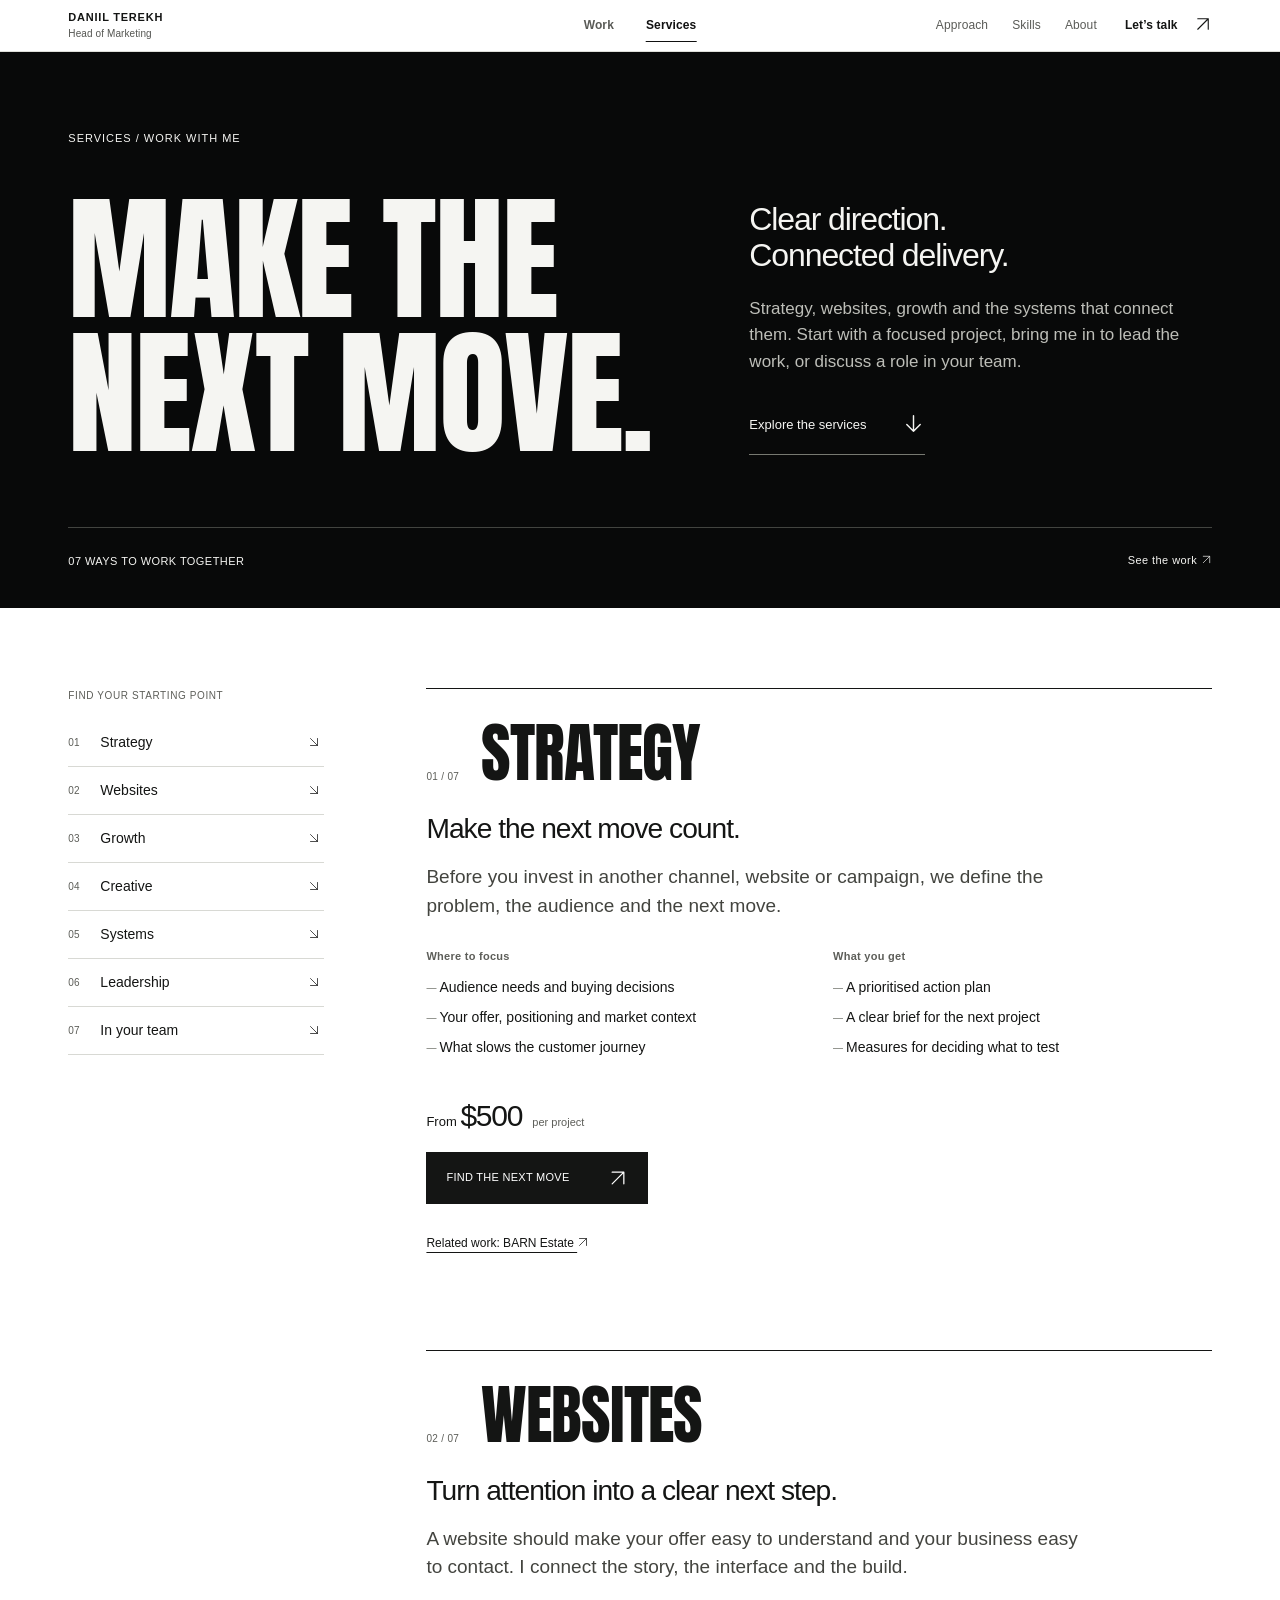
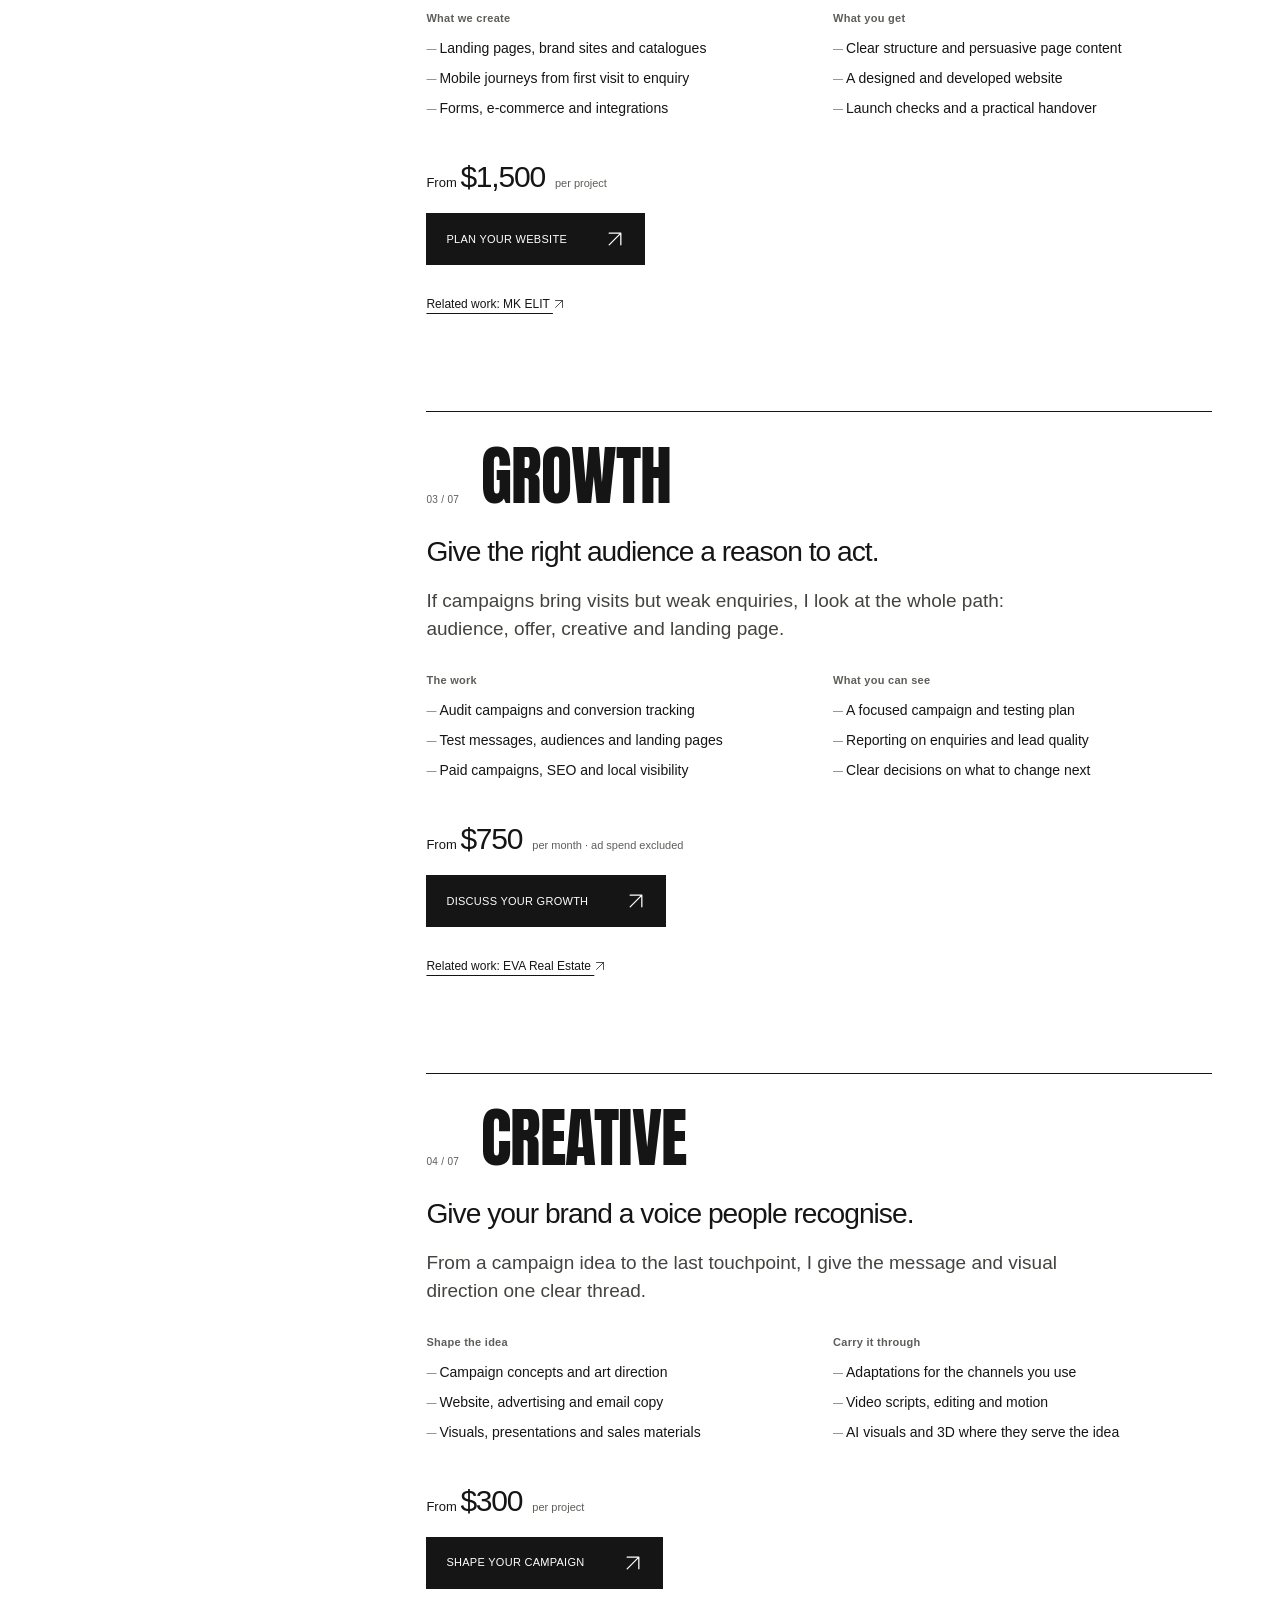
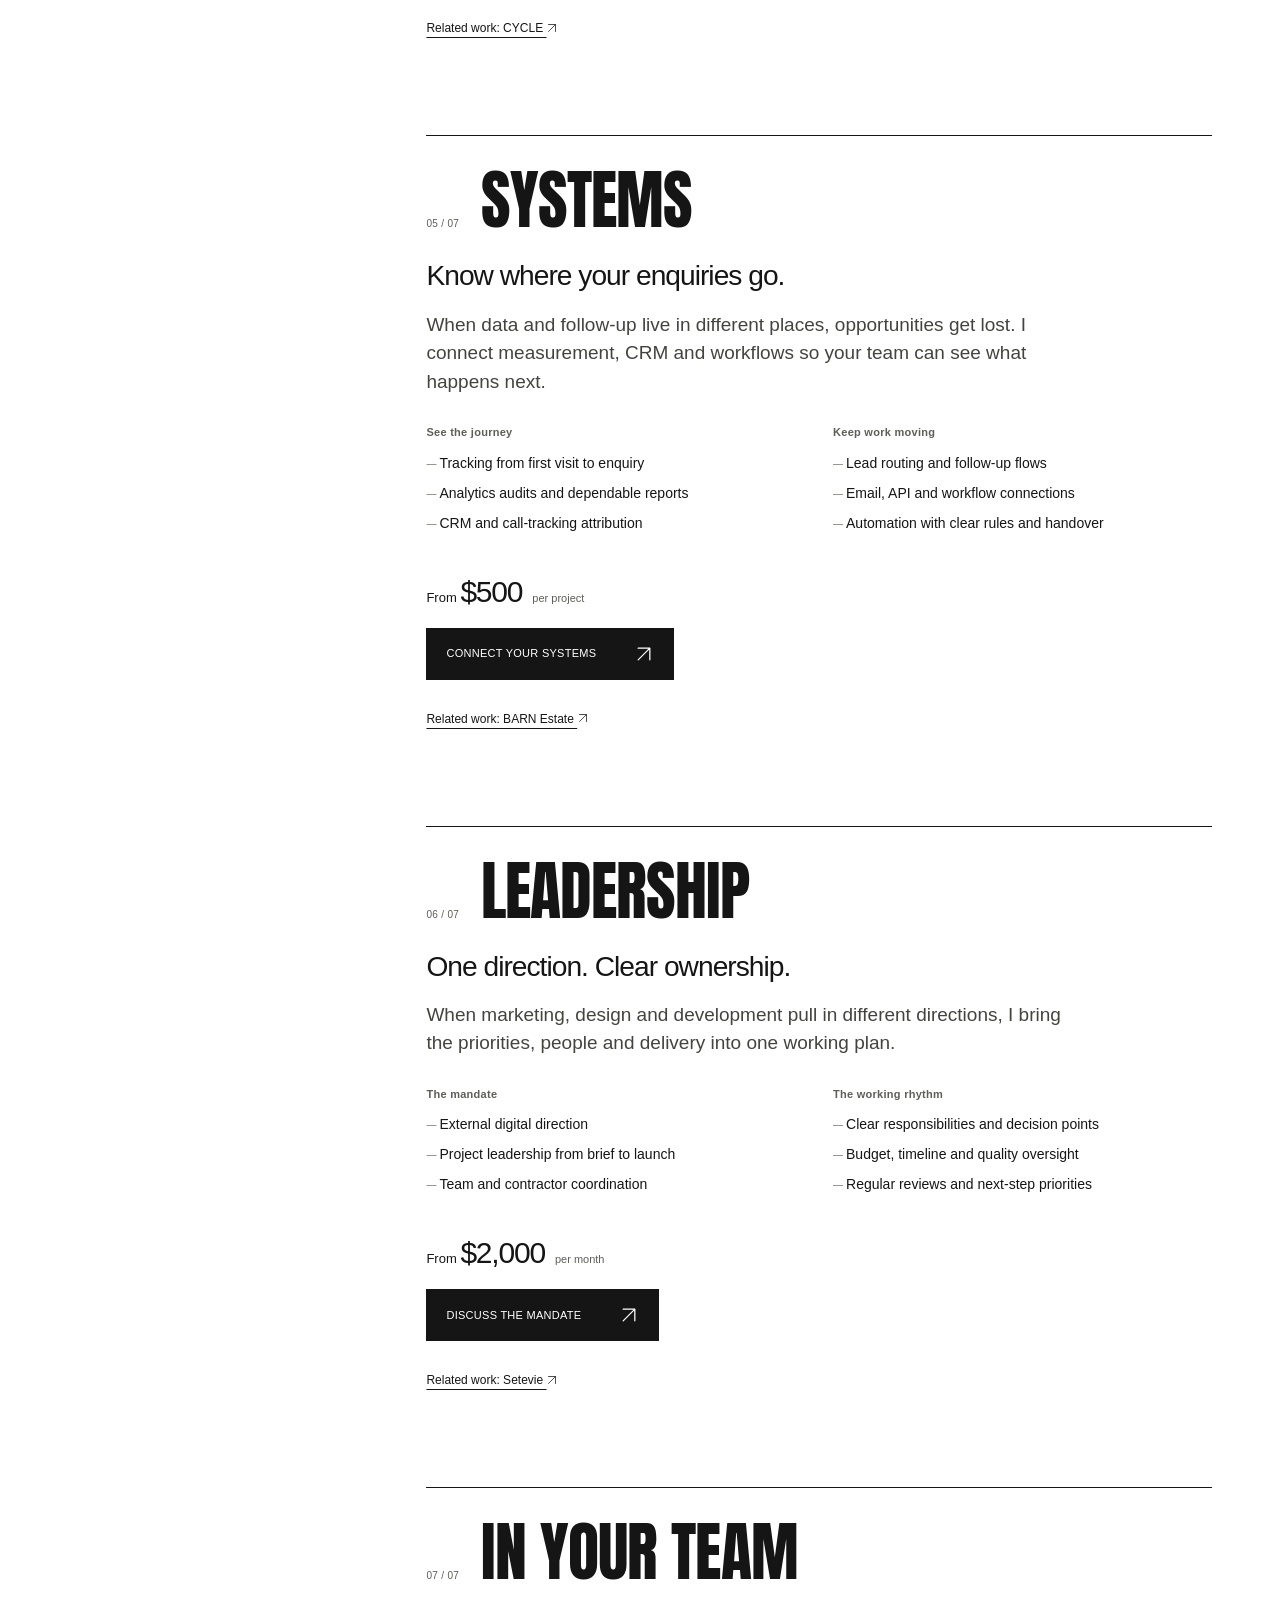
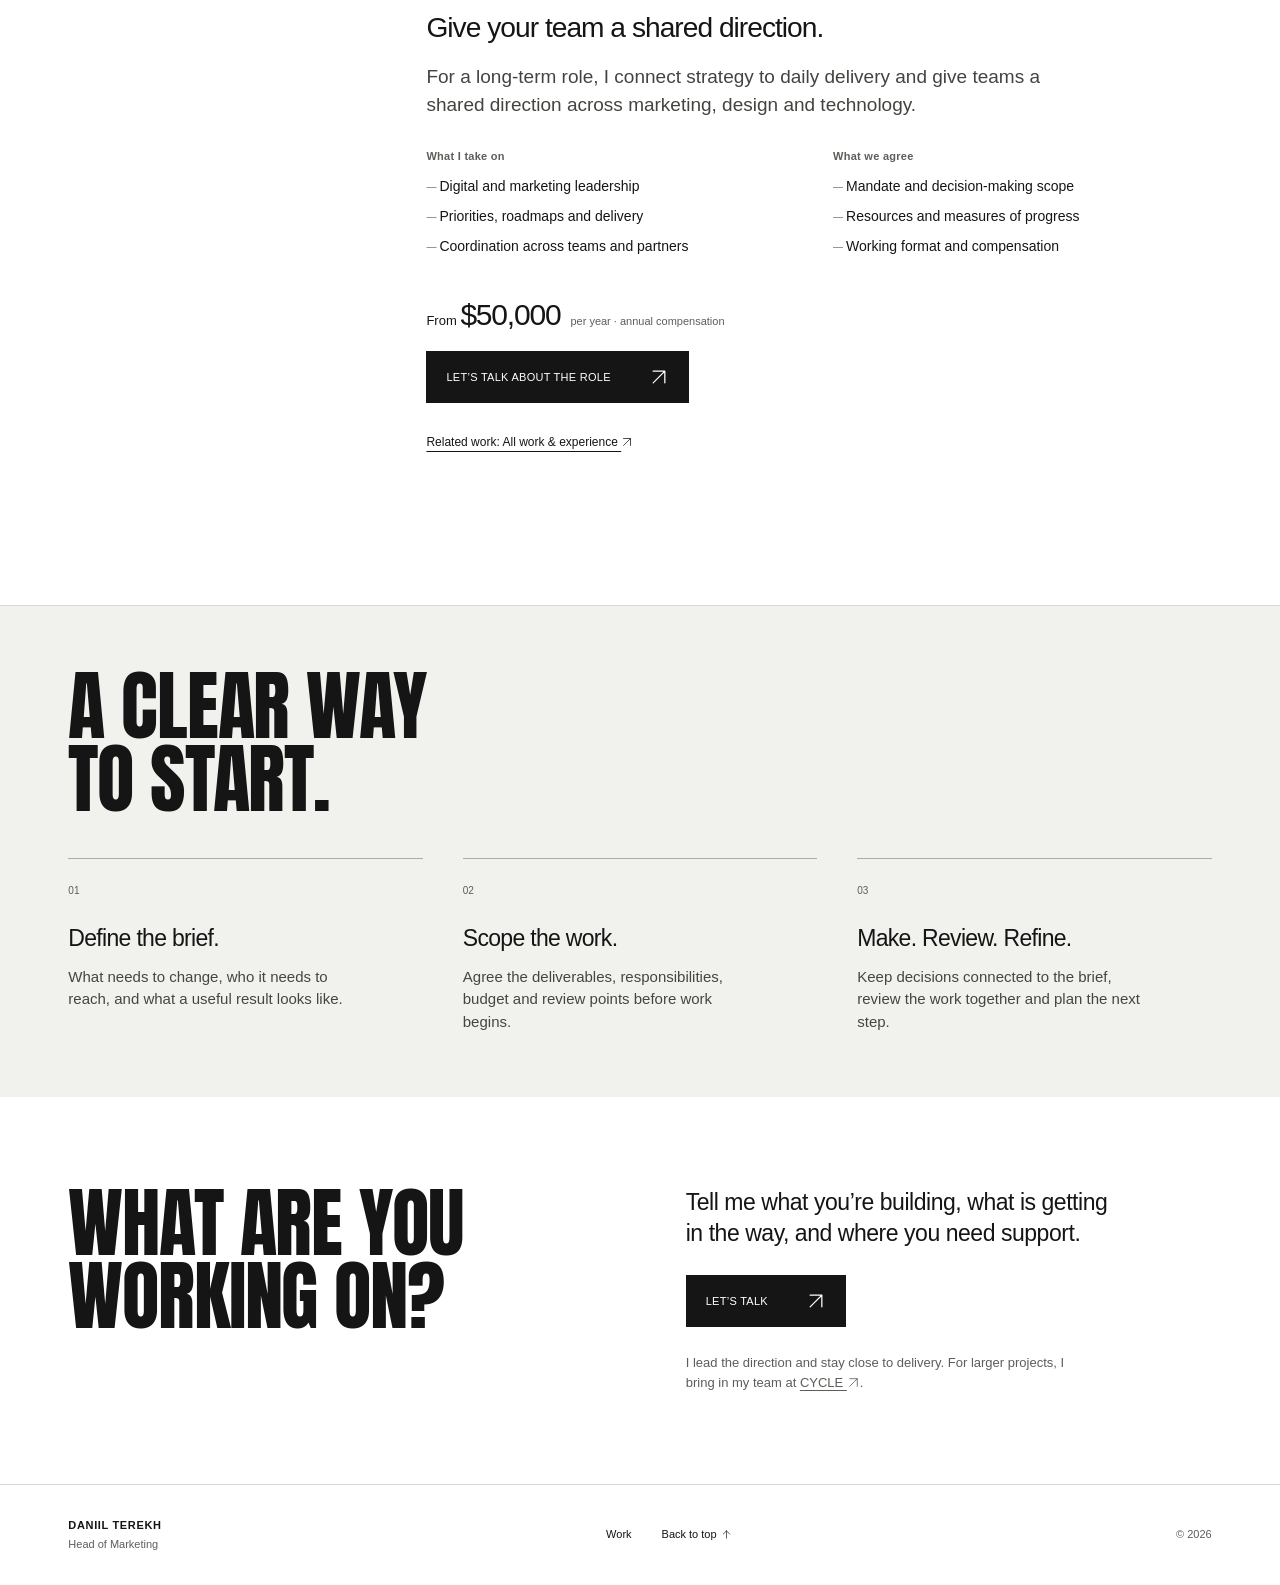
<file: services/index.html>
<!DOCTYPE html>
<html lang="en">
<head>
<meta charset="utf-8">
<meta name="viewport" content="width=device-width,initial-scale=1,viewport-fit=cover">
<meta name="color-scheme" content="light">
<title>Services — Daniil Terekh, Head of Marketing</title>
<meta name="description" content="Strategy, websites, growth, creative and connected systems. Work with Daniil Terekh on a focused project, bring in external leadership, or discuss a role in your team.">
<link rel="canonical" href="https://daniilterekh-prog.github.io/daniil-terekh-preview/services/">
<meta property="og:type" content="website">
<meta property="og:title" content="Services — Daniil Terekh, Head of Marketing">
<meta property="og:description" content="A clear direction, the right team and practical delivery. Explore seven ways to work together.">
<meta property="og:url" content="https://daniilterekh-prog.github.io/daniil-terekh-preview/services/">
<meta property="og:image" content="https://daniilterekh-prog.github.io/daniil-terekh-preview/assets/social-preview.jpg">
<meta property="og:image:alt" content="Daniil Terekh — strategy, marketing and digital delivery">
<meta name="twitter:card" content="summary_large_image">
<link rel="icon" type="image/webp" href="../assets/76e3b5323863.webp">
<link rel="preload" href="../assets/0e2586bd6e35.woff" as="font" type="font/woff" crossorigin>
<link rel="stylesheet" href="../styles/services-page.css?v=svg-arrows-v70">
<link rel="stylesheet" href="../styles/header.css?v=header-center-v69">
<link rel="stylesheet" href="../styles/contact.css?v=contact-methods-v72">
</head>
<body data-page="services">
<a class="skip-link" href="#mainPage">Skip to content</a>
<header class="site-header" id="siteHeader">
<a class="header-name" href="../#home" data-nav-target="home" aria-label="Daniil Terekh — Head of Marketing, home"><span>DANIIL TEREKH</span><span class="header-role">Head of Marketing</span></a>
<button class="header-menu-toggle" id="headerMenuToggle" type="button" aria-expanded="false" aria-controls="headerNavigation" hidden><span>Menu</span><svg aria-hidden="true" viewBox="0 0 20 20" fill="none"><path d="M3 7h14M3 13h14" stroke="currentColor" stroke-width="1.5"/></svg></button>
<nav class="header-navigation" id="headerNavigation" aria-label="Main navigation"><ul class="header-pages">
<li><a href="../#experience/all" data-nav-target="work" id="siteWorkLink">Work</a></li>
<li><a href="./" aria-current="page" data-nav-target="services" id="servicesNavLink">Services</a></li>
</ul><ul class="header-sections">
<li><a href="../#thinking" data-nav-target="thinking">Approach</a></li>
<li><a href="../#skills" data-nav-target="skills">Skills</a></li>
<li><a href="../#human" data-nav-target="human">About</a></li>
</ul></nav>
<a class="header-contact" href="mailto:daniilterekh@gmail.com" data-contact-open aria-haspopup="dialog" aria-controls="connect" id="contactBtn">Let’s talk <span aria-hidden="true"><svg class="ui-arrow ui-arrow-inline" aria-hidden="true" focusable="false" viewBox="0 0 24 24" fill="none"><path d="M5 19 19 5M5 5h14v14" stroke="currentColor" stroke-width="1.5" stroke-linecap="round" stroke-linejoin="round"/></svg></span></a>
</header>
<main class="services-page" id="mainPage" tabindex="-1">
<section class="services-page-hero" aria-labelledby="services-page-title">
<p class="page-eyebrow">SERVICES / WORK WITH ME</p>
<div class="services-intro-grid">
<h1 id="services-page-title">MAKE THE<br>NEXT MOVE.</h1>
<div class="services-page-intro"><p>Clear direction.<br>Connected delivery.</p>
<p>Strategy, websites, growth and the systems that connect them. Start with a focused project, bring me in to lead the work, or discuss a role in your team.</p>
<a class="intro-link" href="#service-index">Explore the services <span aria-hidden="true"><svg class="ui-arrow ui-arrow-inline" aria-hidden="true" focusable="false" viewBox="0 0 24 24" fill="none"><path d="M12 4v16m-7-7 7 7 7-7" stroke="currentColor" stroke-width="1.5" stroke-linecap="round" stroke-linejoin="round"/></svg></span></a></div>
</div>
<div class="services-hero-foot"><span>07 WAYS TO WORK TOGETHER</span><a href="../#experience/all">See the work <span aria-hidden="true"><svg class="ui-arrow ui-arrow-inline" aria-hidden="true" focusable="false" viewBox="0 0 24 24" fill="none"><path d="M5 19 19 5M5 5h14v14" stroke="currentColor" stroke-width="1.5" stroke-linecap="round" stroke-linejoin="round"/></svg></span></a></div>
</section>
<div class="services-page-layout">
<nav class="services-page-index" id="service-index" aria-label="Service directions"><p>FIND YOUR STARTING POINT</p><ol>
<li><a href="#strategy"><span>01</span>Strategy<svg class="ui-arrow ui-arrow-inline" aria-hidden="true" focusable="false" viewBox="0 0 24 24" fill="none"><path d="M5 5 19 19M5 19h14V5" stroke="currentColor" stroke-width="1.5" stroke-linecap="round" stroke-linejoin="round"/></svg></a></li>
<li><a href="#websites"><span>02</span>Websites<svg class="ui-arrow ui-arrow-inline" aria-hidden="true" focusable="false" viewBox="0 0 24 24" fill="none"><path d="M5 5 19 19M5 19h14V5" stroke="currentColor" stroke-width="1.5" stroke-linecap="round" stroke-linejoin="round"/></svg></a></li>
<li><a href="#marketing"><span>03</span>Growth<svg class="ui-arrow ui-arrow-inline" aria-hidden="true" focusable="false" viewBox="0 0 24 24" fill="none"><path d="M5 5 19 19M5 19h14V5" stroke="currentColor" stroke-width="1.5" stroke-linecap="round" stroke-linejoin="round"/></svg></a></li>
<li><a href="#creative"><span>04</span>Creative<svg class="ui-arrow ui-arrow-inline" aria-hidden="true" focusable="false" viewBox="0 0 24 24" fill="none"><path d="M5 5 19 19M5 19h14V5" stroke="currentColor" stroke-width="1.5" stroke-linecap="round" stroke-linejoin="round"/></svg></a></li>
<li><a href="#systems"><span>05</span>Systems<svg class="ui-arrow ui-arrow-inline" aria-hidden="true" focusable="false" viewBox="0 0 24 24" fill="none"><path d="M5 5 19 19M5 19h14V5" stroke="currentColor" stroke-width="1.5" stroke-linecap="round" stroke-linejoin="round"/></svg></a></li>
<li><a href="#leadership"><span>06</span>Leadership<svg class="ui-arrow ui-arrow-inline" aria-hidden="true" focusable="false" viewBox="0 0 24 24" fill="none"><path d="M5 5 19 19M5 19h14V5" stroke="currentColor" stroke-width="1.5" stroke-linecap="round" stroke-linejoin="round"/></svg></a></li>
<li><a href="#team"><span>07</span>In your team<svg class="ui-arrow ui-arrow-inline" aria-hidden="true" focusable="false" viewBox="0 0 24 24" fill="none"><path d="M5 5 19 19M5 19h14V5" stroke="currentColor" stroke-width="1.5" stroke-linecap="round" stroke-linejoin="round"/></svg></a></li>
</ol></nav>
<div class="services-page-list">
<section class="service-sheet" id="strategy" aria-labelledby="strategy-title">
<div class="service-sheet-title"><span aria-hidden="true">01 / 07</span><h2 id="strategy-title">Strategy</h2></div>
<div class="service-sheet-content">
<h3>Make the next move count.</h3><p>Before you invest in another channel, website or campaign, we define the problem, the audience and the next move.</p><div class="service-groups"><div class="service-group"><h4>Where to focus</h4><ul><li>Audience needs and buying decisions</li><li>Your offer, positioning and market context</li><li>What slows the customer journey</li></ul></div><div class="service-group"><h4>What you get</h4><ul><li>A prioritised action plan</li><li>A clear brief for the next project</li><li>Measures for deciding what to test</li></ul></div></div>
<div class="service-price"><span>From <strong>$500</strong></span><small>per project</small></div><a class="service-project" href="mailto:daniilterekh@gmail.com" data-contact-open aria-haspopup="dialog" aria-controls="connect" data-contact-topic="Project enquiry — Strategy &amp; consulting">FIND THE NEXT MOVE <span aria-hidden="true"><svg class="ui-arrow" aria-hidden="true" viewBox="0 0 24 24" fill="none"><path d="M5 19 19 5M5 5h14v14" stroke="currentColor" stroke-width="1.5" stroke-linecap="round" stroke-linejoin="round"/></svg></span></a>


<a class="related-work" href="../#experience/barn-estate">Related work: BARN Estate <svg class="ui-arrow ui-arrow-inline" aria-hidden="true" focusable="false" viewBox="0 0 24 24" fill="none"><path d="M5 19 19 5M5 5h14v14" stroke="currentColor" stroke-width="1.5" stroke-linecap="round" stroke-linejoin="round"/></svg></a></div></section>
<section class="service-sheet" id="websites" aria-labelledby="websites-title">
<div class="service-sheet-title"><span aria-hidden="true">02 / 07</span><h2 id="websites-title">Websites</h2></div>
<div class="service-sheet-content">
<h3>Turn attention into a clear next step.</h3><p>A website should make your offer easy to understand and your business easy to contact. I connect the story, the interface and the build.</p><div class="service-groups"><div class="service-group"><h4>What we create</h4><ul><li>Landing pages, brand sites and catalogues</li><li>Mobile journeys from first visit to enquiry</li><li>Forms, e-commerce and integrations</li></ul></div><div class="service-group"><h4>What you get</h4><ul><li>Clear structure and persuasive page content</li><li>A designed and developed website</li><li>Launch checks and a practical handover</li></ul></div></div>
<div class="service-price"><span>From <strong>$1,500</strong></span><small>per project</small></div><a class="service-project" href="mailto:daniilterekh@gmail.com" data-contact-open aria-haspopup="dialog" aria-controls="connect" data-contact-topic="Project enquiry — Websites &amp; UX/UI">PLAN YOUR WEBSITE <span aria-hidden="true"><svg class="ui-arrow" aria-hidden="true" viewBox="0 0 24 24" fill="none"><path d="M5 19 19 5M5 5h14v14" stroke="currentColor" stroke-width="1.5" stroke-linecap="round" stroke-linejoin="round"/></svg></span></a>


<a class="related-work" href="../#experience/mk-elit">Related work: MK ELIT <svg class="ui-arrow ui-arrow-inline" aria-hidden="true" focusable="false" viewBox="0 0 24 24" fill="none"><path d="M5 19 19 5M5 5h14v14" stroke="currentColor" stroke-width="1.5" stroke-linecap="round" stroke-linejoin="round"/></svg></a></div></section>
<section class="service-sheet" id="marketing" aria-labelledby="marketing-title">
<div class="service-sheet-title"><span aria-hidden="true">03 / 07</span><h2 id="marketing-title">Growth</h2></div>
<div class="service-sheet-content">
<h3>Give the right audience a reason to act.</h3><p>If campaigns bring visits but weak enquiries, I look at the whole path: audience, offer, creative and landing page.</p><div class="service-groups"><div class="service-group"><h4>The work</h4><ul><li>Audit campaigns and conversion tracking</li><li>Test messages, audiences and landing pages</li><li>Paid campaigns, SEO and local visibility</li></ul></div><div class="service-group"><h4>What you can see</h4><ul><li>A focused campaign and testing plan</li><li>Reporting on enquiries and lead quality</li><li>Clear decisions on what to change next</li></ul></div></div>
<div class="service-price"><span>From <strong>$750</strong></span><small>per month · ad spend excluded</small></div><a class="service-project" href="mailto:daniilterekh@gmail.com" data-contact-open aria-haspopup="dialog" aria-controls="connect" data-contact-topic="Project enquiry — Advertising &amp; growth">DISCUSS YOUR GROWTH <span aria-hidden="true"><svg class="ui-arrow" aria-hidden="true" viewBox="0 0 24 24" fill="none"><path d="M5 19 19 5M5 5h14v14" stroke="currentColor" stroke-width="1.5" stroke-linecap="round" stroke-linejoin="round"/></svg></span></a>


<a class="related-work" href="../#experience/eva">Related work: EVA Real Estate <svg class="ui-arrow ui-arrow-inline" aria-hidden="true" focusable="false" viewBox="0 0 24 24" fill="none"><path d="M5 19 19 5M5 5h14v14" stroke="currentColor" stroke-width="1.5" stroke-linecap="round" stroke-linejoin="round"/></svg></a></div></section>
<section class="service-sheet" id="creative" aria-labelledby="creative-title">
<div class="service-sheet-title"><span aria-hidden="true">04 / 07</span><h2 id="creative-title">Creative</h2></div>
<div class="service-sheet-content">
<h3>Give your brand a voice people recognise.</h3><p>From a campaign idea to the last touchpoint, I give the message and visual direction one clear thread.</p><div class="service-groups"><div class="service-group"><h4>Shape the idea</h4><ul><li>Campaign concepts and art direction</li><li>Website, advertising and email copy</li><li>Visuals, presentations and sales materials</li></ul></div><div class="service-group"><h4>Carry it through</h4><ul><li>Adaptations for the channels you use</li><li>Video scripts, editing and motion</li><li>AI visuals and 3D where they serve the idea</li></ul></div></div>
<div class="service-price"><span>From <strong>$300</strong></span><small>per project</small></div><a class="service-project" href="mailto:daniilterekh@gmail.com" data-contact-open aria-haspopup="dialog" aria-controls="connect" data-contact-topic="Project enquiry — Creative &amp; content">SHAPE YOUR CAMPAIGN <span aria-hidden="true"><svg class="ui-arrow" aria-hidden="true" viewBox="0 0 24 24" fill="none"><path d="M5 19 19 5M5 5h14v14" stroke="currentColor" stroke-width="1.5" stroke-linecap="round" stroke-linejoin="round"/></svg></span></a>


<a class="related-work" href="../#experience/cycle">Related work: CYCLE <svg class="ui-arrow ui-arrow-inline" aria-hidden="true" focusable="false" viewBox="0 0 24 24" fill="none"><path d="M5 19 19 5M5 5h14v14" stroke="currentColor" stroke-width="1.5" stroke-linecap="round" stroke-linejoin="round"/></svg></a></div></section>
<section class="service-sheet" id="systems" aria-labelledby="systems-title">
<div class="service-sheet-title"><span aria-hidden="true">05 / 07</span><h2 id="systems-title">Systems</h2></div>
<div class="service-sheet-content">
<h3>Know where your enquiries go.</h3><p>When data and follow-up live in different places, opportunities get lost. I connect measurement, CRM and workflows so your team can see what happens next.</p><div class="service-groups"><div class="service-group"><h4>See the journey</h4><ul><li>Tracking from first visit to enquiry</li><li>Analytics audits and dependable reports</li><li>CRM and call-tracking attribution</li></ul></div><div class="service-group"><h4>Keep work moving</h4><ul><li>Lead routing and follow-up flows</li><li>Email, API and workflow connections</li><li>Automation with clear rules and handover</li></ul></div></div>
<div class="service-price"><span>From <strong>$500</strong></span><small>per project</small></div><a class="service-project" href="mailto:daniilterekh@gmail.com" data-contact-open aria-haspopup="dialog" aria-controls="connect" data-contact-topic="Project enquiry — Analytics &amp; automation">CONNECT YOUR SYSTEMS <span aria-hidden="true"><svg class="ui-arrow" aria-hidden="true" viewBox="0 0 24 24" fill="none"><path d="M5 19 19 5M5 5h14v14" stroke="currentColor" stroke-width="1.5" stroke-linecap="round" stroke-linejoin="round"/></svg></span></a>


<a class="related-work" href="../#experience/barn-estate">Related work: BARN Estate <svg class="ui-arrow ui-arrow-inline" aria-hidden="true" focusable="false" viewBox="0 0 24 24" fill="none"><path d="M5 19 19 5M5 5h14v14" stroke="currentColor" stroke-width="1.5" stroke-linecap="round" stroke-linejoin="round"/></svg></a></div></section>
<section class="service-sheet" id="leadership" aria-labelledby="leadership-title">
<div class="service-sheet-title"><span aria-hidden="true">06 / 07</span><h2 id="leadership-title">Leadership</h2></div>
<div class="service-sheet-content">
<h3>One direction. Clear ownership.</h3><p>When marketing, design and development pull in different directions, I bring the priorities, people and delivery into one working plan.</p><div class="service-groups"><div class="service-group"><h4>The mandate</h4><ul><li>External digital direction</li><li>Project leadership from brief to launch</li><li>Team and contractor coordination</li></ul></div><div class="service-group"><h4>The working rhythm</h4><ul><li>Clear responsibilities and decision points</li><li>Budget, timeline and quality oversight</li><li>Regular reviews and next-step priorities</li></ul></div></div>
<div class="service-price"><span>From <strong>$2,000</strong></span><small>per month</small></div><a class="service-project" href="mailto:daniilterekh@gmail.com" data-contact-open aria-haspopup="dialog" aria-controls="connect" data-contact-topic="Project enquiry — Digital leadership">DISCUSS THE MANDATE <span aria-hidden="true"><svg class="ui-arrow" aria-hidden="true" viewBox="0 0 24 24" fill="none"><path d="M5 19 19 5M5 5h14v14" stroke="currentColor" stroke-width="1.5" stroke-linecap="round" stroke-linejoin="round"/></svg></span></a>


<a class="related-work" href="../#experience/setevie">Related work: Setevie <svg class="ui-arrow ui-arrow-inline" aria-hidden="true" focusable="false" viewBox="0 0 24 24" fill="none"><path d="M5 19 19 5M5 5h14v14" stroke="currentColor" stroke-width="1.5" stroke-linecap="round" stroke-linejoin="round"/></svg></a></div></section>
<section class="service-sheet" id="team" aria-labelledby="team-title">
<div class="service-sheet-title"><span aria-hidden="true">07 / 07</span><h2 id="team-title">In your team</h2></div>
<div class="service-sheet-content">
<h3>Give your team a shared direction.</h3><p>For a long-term role, I connect strategy to daily delivery and give teams a shared direction across marketing, design and technology.</p><div class="service-groups"><div class="service-group"><h4>What I take on</h4><ul><li>Digital and marketing leadership</li><li>Priorities, roadmaps and delivery</li><li>Coordination across teams and partners</li></ul></div><div class="service-group"><h4>What we agree</h4><ul><li>Mandate and decision-making scope</li><li>Resources and measures of progress</li><li>Working format and compensation</li></ul></div></div>
<div class="service-price"><span>From <strong>$50,000</strong></span><small>per year · annual compensation</small></div>
<a class="service-project" href="mailto:daniilterekh@gmail.com" data-contact-open aria-haspopup="dialog" aria-controls="connect" data-contact-topic="Team role enquiry">LET’S TALK ABOUT THE ROLE <span aria-hidden="true"><svg class="ui-arrow" aria-hidden="true" viewBox="0 0 24 24" fill="none"><path d="M5 19 19 5M5 5h14v14" stroke="currentColor" stroke-width="1.5" stroke-linecap="round" stroke-linejoin="round"/></svg></span></a>

<a class="related-work" href="../#experience/all">Related work: All work &amp; experience <svg class="ui-arrow ui-arrow-inline" aria-hidden="true" focusable="false" viewBox="0 0 24 24" fill="none"><path d="M5 19 19 5M5 5h14v14" stroke="currentColor" stroke-width="1.5" stroke-linecap="round" stroke-linejoin="round"/></svg></a></div></section>
</div>
</div>
<section class="services-process" aria-labelledby="process-title">
<h2 id="process-title">A CLEAR WAY<br>TO START.</h2>
<ol><li><span>01</span><h3>Define the brief.</h3><p>What needs to change, who it needs to reach, and what a useful result looks like.</p></li>
<li><span>02</span><h3>Scope the work.</h3><p>Agree the deliverables, responsibilities, budget and review points before work begins.</p></li>
<li><span>03</span><h3>Make. Review. Refine.</h3><p>Keep decisions connected to the brief, review the work together and plan the next step.</p></li></ol>
</section>
<section class="services-page-contact" id="contact" aria-labelledby="contact-title">
<h2 id="contact-title">WHAT ARE YOU<br>WORKING ON?</h2>
<div><p>Tell me what you’re building, what is getting in the way, and where you need support.</p>
<a class="service-project" id="contact-cta" href="mailto:daniilterekh@gmail.com" data-contact-open aria-haspopup="dialog" aria-controls="connect" data-contact-topic="Services — discuss a project or role">LET’S TALK <span aria-hidden="true"><svg class="ui-arrow ui-arrow-inline" aria-hidden="true" focusable="false" viewBox="0 0 24 24" fill="none"><path d="M5 19 19 5M5 5h14v14" stroke="currentColor" stroke-width="1.5" stroke-linecap="round" stroke-linejoin="round"/></svg></span></a>
<p class="services-agency">I lead the direction and stay close to delivery. For larger projects, I bring in my team at <a href="../#cycle">CYCLE <svg class="ui-arrow ui-arrow-inline" aria-hidden="true" focusable="false" viewBox="0 0 24 24" fill="none"><path d="M5 19 19 5M5 5h14v14" stroke="currentColor" stroke-width="1.5" stroke-linecap="round" stroke-linejoin="round"/></svg></a>.</p></div>
</section>
</main>
<footer class="services-page-footer"><a href="../#home">DANIIL TEREKH <span>Head of Marketing</span></a><nav aria-label="Footer navigation"><a href="../#experience/all">Work</a><a href="#services-page-title">Back to top <svg class="ui-arrow ui-arrow-inline" aria-hidden="true" focusable="false" viewBox="0 0 24 24" fill="none"><path d="M12 20V4m-7 7 7-7 7 7" stroke="currentColor" stroke-width="1.5" stroke-linecap="round" stroke-linejoin="round"/></svg></a></nav><span>© 2026</span></footer>
<dialog id="connect" class="connect-dialog" aria-labelledby="connect-title" aria-describedby="connect-description">
<div class="connect-top"><span>DANIIL TEREKH / CONTACT</span><button id="connect-close" class="connect-close" type="button" aria-label="Close contact options"><span>Close</span><svg aria-hidden="true" viewBox="0 0 24 24" fill="none"><path d="m6 6 12 12M18 6 6 18" stroke="currentColor" stroke-width="1.5"/></svg></button></div>
<div class="connect-content"><h2 id="connect-title">LET’S CONNECT.</h2><p id="connect-description" class="connect-description">Choose your way to connect.</p><p id="connect-context" class="connect-context" hidden></p>
<div class="connect-methods" role="group" aria-label="Contact methods">
<a class="connect-method connect-method-live" id="connect-whatsapp" href="https://wa.me/79936107310" target="_blank" rel="noopener noreferrer" aria-label="WhatsApp: +7 993 610 73 10 (opens in a new tab)"><svg aria-hidden="true" focusable="false" xmlns="http://www.w3.org/2000/svg" width="16" height="16" fill="currentColor" class="bi bi-whatsapp" viewBox="0 0 16 16">
  <path d="M13.601 2.326A7.85 7.85 0 0 0 7.994 0C3.627 0 .068 3.558.064 7.926c0 1.399.366 2.76 1.057 3.965L0 16l4.204-1.102a7.9 7.9 0 0 0 3.79.965h.004c4.368 0 7.926-3.558 7.93-7.93A7.9 7.9 0 0 0 13.6 2.326zM7.994 14.521a6.6 6.6 0 0 1-3.356-.92l-.24-.144-2.494.654.666-2.433-.156-.251a6.56 6.56 0 0 1-1.007-3.505c0-3.626 2.957-6.584 6.591-6.584a6.56 6.56 0 0 1 4.66 1.931 6.56 6.56 0 0 1 1.928 4.66c-.004 3.639-2.961 6.592-6.592 6.592m3.615-4.934c-.197-.099-1.17-.578-1.353-.646-.182-.065-.315-.099-.445.099-.133.197-.513.646-.627.775-.114.133-.232.148-.43.05-.197-.1-.836-.308-1.592-.985-.59-.525-.985-1.175-1.103-1.372-.114-.198-.011-.304.088-.403.087-.088.197-.232.296-.346.1-.114.133-.198.198-.33.065-.134.034-.248-.015-.347-.05-.099-.445-1.076-.612-1.47-.16-.389-.323-.335-.445-.34-.114-.007-.247-.007-.38-.007a.73.73 0 0 0-.529.247c-.182.198-.691.677-.691 1.654s.71 1.916.81 2.049c.098.133 1.394 2.132 3.383 2.992.47.205.84.326 1.129.418.475.152.904.129 1.246.08.38-.058 1.171-.48 1.338-.943.164-.464.164-.86.114-.943-.049-.084-.182-.133-.38-.232"/>
</svg><span>WhatsApp</span><small>Open chat</small></a>
<a class="connect-method connect-method-live" id="connect-telegram" href="https://t.me/daniilterekh" target="_blank" rel="noopener noreferrer" aria-label="Telegram: @daniilterekh (opens in a new tab)"><svg aria-hidden="true" focusable="false" xmlns="http://www.w3.org/2000/svg" width="16" height="16" fill="currentColor" class="bi bi-telegram" viewBox="0 0 16 16">
  <path d="M16 8A8 8 0 1 1 0 8a8 8 0 0 1 16 0M8.287 5.906q-1.168.486-4.666 2.01-.567.225-.595.442c-.03.243.275.339.69.47l.175.055c.408.133.958.288 1.243.294q.39.01.868-.32 3.269-2.206 3.374-2.23c.05-.012.12-.026.166.016s.042.12.037.141c-.03.129-1.227 1.241-1.846 1.817-.193.18-.33.307-.358.336a8 8 0 0 1-.188.186c-.38.366-.664.64.015 1.088.327.216.589.393.85.571.284.194.568.387.936.629q.14.092.27.187c.331.236.63.448.997.414.214-.02.435-.22.547-.82.265-1.417.786-4.486.906-5.751a1.4 1.4 0 0 0-.013-.315.34.34 0 0 0-.114-.217.53.53 0 0 0-.31-.093c-.3.005-.763.166-2.984 1.09"/>
</svg><span>Telegram</span><small>Open chat</small></a>
<a class="connect-method connect-method-live" id="connect-email" href="mailto:daniilterekh@gmail.com"><svg aria-hidden="true" focusable="false" xmlns="http://www.w3.org/2000/svg" width="16" height="16" fill="currentColor" class="bi bi-envelope" viewBox="0 0 16 16">
  <path d="M0 4a2 2 0 0 1 2-2h12a2 2 0 0 1 2 2v8a2 2 0 0 1-2 2H2a2 2 0 0 1-2-2zm2-1a1 1 0 0 0-1 1v.217l7 4.2 7-4.2V4a1 1 0 0 0-1-1zm13 2.383-4.708 2.825L15 11.105zm-.034 6.876-5.64-3.471L8 9.583l-1.326-.795-5.64 3.47A1 1 0 0 0 2 13h12a1 1 0 0 0 .966-.741M1 11.105l4.708-2.897L1 5.383z"/>
</svg><span>Email</span><small>Write to me</small></a>
<button class="connect-method connect-method-live" id="connect-callback" type="button" data-connect-panel aria-expanded="false" aria-controls="callback-panel"><svg aria-hidden="true" focusable="false" xmlns="http://www.w3.org/2000/svg" width="16" height="16" fill="currentColor" class="bi bi-telephone-inbound" viewBox="0 0 16 16">
  <path d="M15.854.146a.5.5 0 0 1 0 .708L11.707 5H14.5a.5.5 0 0 1 0 1h-4a.5.5 0 0 1-.5-.5v-4a.5.5 0 0 1 1 0v2.793L15.146.146a.5.5 0 0 1 .708 0m-12.2 1.182a.678.678 0 0 0-1.015-.063L1.605 2.3c-.483.484-.661 1.169-.45 1.77a17.6 17.6 0 0 0 4.168 6.608 17.6 17.6 0 0 0 6.608 4.168c.601.211 1.286.033 1.77-.45l1.034-1.034a.678.678 0 0 0-.063-1.015l-2.307-1.794a.68.68 0 0 0-.58-.122l-2.19.547a1.75 1.75 0 0 1-1.657-.459L5.482 8.062a1.75 1.75 0 0 1-.46-1.657l.548-2.19a.68.68 0 0 0-.122-.58zM1.884.511a1.745 1.745 0 0 1 2.612.163L6.29 2.98c.329.423.445.974.315 1.494l-.547 2.19a.68.68 0 0 0 .178.643l2.457 2.457a.68.68 0 0 0 .644.178l2.189-.547a1.75 1.75 0 0 1 1.494.315l2.306 1.794c.829.645.905 1.87.163 2.611l-1.034 1.034c-.74.74-1.846 1.065-2.877.702a18.6 18.6 0 0 1-7.01-4.42 18.6 18.6 0 0 1-4.42-7.009c-.362-1.03-.037-2.137.703-2.877z"/>
</svg><span>Callback</span><small>Leave your number</small></button>
<button class="connect-method connect-method-live" id="connect-wechat" type="button" data-connect-panel aria-expanded="false" aria-controls="wechat-panel"><svg aria-hidden="true" focusable="false" xmlns="http://www.w3.org/2000/svg" width="16" height="16" fill="currentColor" class="bi bi-wechat" viewBox="0 0 16 16">
  <path d="M11.176 14.429c-2.665 0-4.826-1.8-4.826-4.018 0-2.22 2.159-4.02 4.824-4.02S16 8.191 16 10.411c0 1.21-.65 2.301-1.666 3.036a.32.32 0 0 0-.12.366l.218.81a.6.6 0 0 1 .029.117.166.166 0 0 1-.162.162.2.2 0 0 1-.092-.03l-1.057-.61a.5.5 0 0 0-.256-.074.5.5 0 0 0-.142.021 5.7 5.7 0 0 1-1.576.22M9.064 9.542a.647.647 0 1 0 .557-1 .645.645 0 0 0-.646.647.6.6 0 0 0 .09.353Zm3.232.001a.646.646 0 1 0 .546-1 .645.645 0 0 0-.644.644.63.63 0 0 0 .098.356"/>
  <path d="M0 6.826c0 1.455.781 2.765 2.001 3.656a.385.385 0 0 1 .143.439l-.161.6-.1.373a.5.5 0 0 0-.032.14.19.19 0 0 0 .193.193q.06 0 .111-.029l1.268-.733a.6.6 0 0 1 .308-.088q.088 0 .171.025a6.8 6.8 0 0 0 1.625.26 4.5 4.5 0 0 1-.177-1.251c0-2.936 2.785-5.02 5.824-5.02l.15.002C10.587 3.429 8.392 2 5.796 2 2.596 2 0 4.16 0 6.826m4.632-1.555a.77.77 0 1 1-1.54 0 .77.77 0 0 1 1.54 0m3.875 0a.77.77 0 1 1-1.54 0 .77.77 0 0 1 1.54 0"/>
</svg><span>WeChat</span><small>Add by phone</small></button>
</div>
<section id="callback-panel" class="connect-panel" aria-labelledby="callback-title" hidden>
<h3 id="callback-title">Request a call.</h3>
<p class="connect-panel-description">Leave your number, then send the request in Telegram. I’ll get back to you to arrange a call.</p>
<form id="callback-form" action="https://t.me/daniilterekh" method="get" target="_blank" rel="noopener noreferrer" novalidate>
<label for="callback-phone">Your phone number <span>(required)</span></label>
<input id="callback-phone" type="tel" autocomplete="tel" inputmode="tel" maxlength="40" required placeholder="+44 7700 900123" aria-describedby="callback-hint callback-error">
<p id="callback-hint" class="connect-field-hint">Include your country code. Spaces and brackets are fine.</p>
<p id="callback-error" class="connect-field-error" role="alert"></p>
<input id="callback-text" type="hidden" name="text" value="">
<button class="connect-action" type="submit" aria-label="Continue in Telegram (opens in a new tab)">Continue in Telegram <svg aria-hidden="true" focusable="false" viewBox="0 0 24 24" fill="none"><path d="M5 19 19 5M5 5h14v14" stroke="currentColor" stroke-width="1.5" stroke-linecap="round" stroke-linejoin="round"/></svg></button>
</form>
</section>
<section id="wechat-panel" class="connect-panel" aria-labelledby="wechat-title" hidden>
<h3 id="wechat-title">Find me on WeChat.</h3>
<p class="connect-panel-description">Copy my number and search for it in WeChat’s Add Contacts.</p>
<div class="connect-number-row"><span id="wechat-number" dir="ltr">+382 69 722 229</span><button id="copy-wechat" class="connect-action" type="button">Copy number</button></div>
<p id="wechat-status" class="connect-copy-status" role="status"></p>
</section>
<div class="connect-email-address"><a href="mailto:daniilterekh@gmail.com">daniilterekh@gmail.com</a><button id="copy-email" type="button" aria-label="Copy email address">Copy email</button></div><p id="copy-status" class="connect-copy-status" role="status"></p></div>
</dialog>
<script src="../scripts/viewport.js?v=profile-contact-v68"></script>
<script src="../scripts/navigation.js?v=profile-contact-v68"></script>
<script src="../scripts/contact.js?v=contact-methods-v72"></script>
</body>
</html>
</file>
<file: styles/site.css>
:root{--bg:#080909;--panel:#131414;--edge:#343535;--ink:#f1f1ef;--muted:#959796;--warm:#dbd8d1;--serif:Georgia,'Times New Roman',serif;--sans:'Helvetica Neue',Arial,sans-serif}
*{box-sizing:border-box}html{scroll-behavior:smooth}body{margin:0;background:#0a0b0c;color:#f4f3ef;font-family:var(--sans);-webkit-font-smoothing:antialiased}button,input,select{font:inherit}button{cursor:pointer}button:focus-visible,a:focus-visible,input:focus-visible,select:focus-visible{outline:2px solid #e2ddce;outline-offset:3px}a{color:inherit;text-decoration:none}::selection{background:#cec9bf;color:#111}
.lab-top{position:sticky;top:0;z-index:80;display:flex;align-items:center;justify-content:space-between;gap:12px;flex-wrap:wrap;padding:13px clamp(16px,3vw,45px);background:rgba(18,19,19,.95);border-bottom:1px solid #373737;backdrop-filter:blur(18px)}.lab-mark{font-family:var(--serif);font-size:20px;letter-spacing:.03em}.lab-mark span{font:10px var(--sans);letter-spacing:.23em;color:#a6a4a0;margin-left:11px;vertical-align:middle}.lab-actions{display:flex;align-items:center;gap:7px;flex-wrap:wrap}.lab-btn,.lab-select{background:#1c1d1e;color:#ecebe6;border:1px solid #444;border-radius:3px;min-height:34px;padding:8px 11px;font:11px var(--sans);letter-spacing:.08em}.lab-btn.is-current{background:#e9e7e2;color:#121212;border-color:#e9e7e2}.lab-btn:disabled{opacity:.42;cursor:default}.lab-select{min-width:132px}.lab-note{max-width:1470px;margin:18px auto 13px;padding:0 20px;display:flex;align-items:center;justify-content:space-between;gap:20px;color:#a7a7a3;font-size:12px;line-height:1.55}.lab-note b{color:#edebe5;font-weight:500}.lab-tip{white-space:nowrap;color:#858582}.layout{max-width:1510px;margin:0 auto;padding:0 20px 80px}.viewport{--scale:.97;position:relative;max-width:1430px;margin:0 auto;box-shadow:0 36px 100px rgba(0,0,0,.52);border:1px solid #3c3d3e;background:#090a0b;transition:width .35s ease;overflow:hidden}.viewport.mobile-preview{width:390px;max-width:100%}.viewport.site-only{box-shadow:none}.preview-label{font-size:10px;letter-spacing:.2em;color:#999;padding:0 0 10px}.site{background:#0b0c0d;position:relative;color:#f1f1ee;min-width:0}
.site-nav{height:74px;display:flex;justify-content:space-between;align-items:center;padding:0 5%;gap:20px;border-bottom:1px solid rgba(255,255,255,.055);position:relative;z-index:5}.site-brand{display:flex;gap:17px;align-items:center}.site-mini{font:30px var(--serif);line-height:1;color:#fff}.site-brand-copy{font-size:10px;letter-spacing:.16em;line-height:1.65;color:#ccc}.site-brand-copy small{display:block;color:#747978;letter-spacing:.12em}.site-links{display:flex;gap:26px;font-size:10px;letter-spacing:.13em;align-items:center}.site-links a:hover,.site-links button:hover{color:#fff}.site-links button{border:0;background:transparent;padding:0;color:inherit;letter-spacing:.13em;font-size:10px}.site-links .inactive{color:#8e8d8b}.site-links .divline{height:23px;width:1px;background:#424444}
.hero{min-height:650px;position:relative;overflow:hidden;padding:56px 5% 90px}.hero-head{position:relative;min-height:490px}.hero-eyebrow{font-size:10px;letter-spacing:.24em;color:#868a88;margin-bottom:26px}.hero-name{margin:0;line-height:.77;letter-spacing:-.075em;position:relative;z-index:2;font-family:var(--sans);font-weight:300}.hero-name span{display:block}.hero-position{font-family:var(--serif);font-size:clamp(17px,2vw,28px);line-height:1.26;color:#c1beb9;max-width:580px;margin-top:27px}.hero-skills{margin-top:27px;color:#888d8b;letter-spacing:.16em;font-size:10px;line-height:1.7}.signature{position:absolute;right:0;top:128px;width:36%;z-index:3;transform:rotate(-6deg);filter:drop-shadow(0 4px 6px rgba(0,0,0,.8))}.signature img{width:100%;height:auto;display:block}.hero-quiet{position:absolute;bottom:36px;left:5%;right:5%;display:flex;justify-content:space-between;align-items:end;gap:20px;border-top:1px solid #3b3d3b;padding-top:18px;color:#aaa;font-size:10px;letter-spacing:.19em}.hero-quiet .lead-to-work{max-width:64%;text-align:right}.hero--v1 .hero-name{font-size:clamp(89px,9vw,144px);font-weight:200;letter-spacing:-.065em}.hero--v2 .hero-name{font-family:var(--serif);font-size:clamp(92px,9.8vw,152px);font-weight:400;line-height:.85;letter-spacing:-.055em}.hero--v2 .signature{top:174px}.hero--v3 .hero-name{font-size:clamp(103px,10vw,156px);font-weight:900;letter-spacing:-.098em;line-height:.83}.hero--v3 .hero-position{font-size:24px}.hero--v4 .hero-name{font-size:clamp(44px,6.2vw,92px);font-weight:200;letter-spacing:.045em;line-height:1.05;white-space:nowrap;margin-top:100px}.hero--v4 .hero-name span{display:inline}.hero--v4 .hero-name span+span:before{content:' '}.hero--v4 .signature{top:260px;right:6%}.hero--v5 .hero-name{font-family:'Arial Narrow',var(--sans);font-stretch:condensed;transform:scaleX(.78);transform-origin:left;font-size:clamp(116px,11vw,170px);letter-spacing:-.09em;line-height:.84;font-weight:300}.hero--v5 .signature{right:2%;top:174px}.hero--v6 .hero-name{font-family:var(--serif);font-size:clamp(103px,10vw,160px);font-weight:400;letter-spacing:-.075em;line-height:.8}.hero--v6 .signature{top:190px}.hero--v6 .hero-position{letter-spacing:.04em}
.experience{position:relative;padding:48px 5% 100px;min-height:990px;overflow:hidden;background:#0b0c0d}.section-head{display:flex;justify-content:space-between;gap:20px;align-items:center;border-top:1px solid #444;padding-top:25px}.section-kicker{font-size:11px;letter-spacing:.21em;color:#d4d0ca}.section-count{font-size:11px;letter-spacing:.18em;color:#929390}.section-header{display:flex;justify-content:space-between;align-items:end;gap:16px;margin:26px 0 24px}.section-title{font-size:clamp(35px,4vw,68px);font-weight:300;letter-spacing:-.055em;margin:0;line-height:.95}.section-desc{font:13px/1.45 var(--sans);color:#90928f;max-width:240px;margin:0;text-align:right}.showcase{position:relative;min-height:650px;display:flex;align-items:center;justify-content:center;isolation:isolate}.work-stage{position:relative;width:100%;min-height:650px}.screen-main{position:absolute;left:4%;top:30px;width:70%;background:#111;border:1px solid #5f6060;box-shadow:0 46px 65px rgba(0,0,0,.72), 0 4px 6px rgba(0,0,0,.7);transform:perspective(1300px) rotateY(-6deg) rotateZ(-2.5deg);transform-origin:center;transition:transform .55s ease,box-shadow .55s ease,top .55s ease,width .55s ease,left .55s ease;z-index:3}.screen-main:hover{transform:perspective(1300px) rotateY(-1deg) rotateZ(-.6deg)}.screen-window-head{height:28px;background:#222323;border-bottom:1px solid #424444;display:flex;align-items:center;justify-content:space-between;padding:0 15px;font-size:9px;color:#b6b6b1;letter-spacing:.1em}.window-dots{display:flex;gap:6px}.window-dots i{width:6px;height:6px;border-radius:50%;background:#858583;display:block}.screen-main img{display:block;width:100%;aspect-ratio:16/10;object-fit:cover;object-position:top;background:#151515}.screen-shot-hint{position:absolute;right:0;bottom:0;background:rgba(12,12,12,.78);padding:9px 12px;font-size:9px;letter-spacing:.09em;color:#e6ded1;z-index:8}.screen-next{position:absolute;width:44%;right:-5%;top:83px;z-index:1;opacity:.58;transform:perspective(1000px) rotateY(-12deg) rotateZ(5deg) scale(.88);filter:saturate(.6);border:1px solid #666;box-shadow:0 24px 60px #000}.screen-next img{display:block;width:100%;aspect-ratio:16/11;object-fit:cover}.phone{position:absolute;z-index:4;right:2%;top:168px;width:18%;aspect-ratio:9/16;max-height:345px;border:6px solid #1b1b1b;outline:1px solid #656565;border-radius:22px;background:#151515;box-shadow:0 25px 50px rgba(0,0,0,.75);overflow:hidden;transform:rotate(5deg);transition:transform .4s ease}.phone:before{content:'';position:absolute;top:7px;left:33%;right:33%;height:7px;border-radius:0 0 10px 10px;background:#030303;z-index:2}.phone img{width:100%;height:100%;object-fit:cover;object-position:35% top}.work-meta{display:grid;grid-template-columns:1fr auto;gap:20px;align-items:end;margin-top:2px;border-top:1px solid #333;padding-top:20px}.work-company{font-size:clamp(35px,5.4vw,76px);letter-spacing:-.06em;line-height:1.05;font-weight:300;margin:0}.work-role{margin:6px 0 15px;font-size:11px;letter-spacing:.18em;color:#b8bab6;text-transform:uppercase}.work-tags{font-size:11px;letter-spacing:.12em;color:#8b8d8a;line-height:1.8;text-transform:uppercase}.work-controls{display:flex;align-items:center;gap:10px;flex-wrap:wrap;justify-content:flex-end}.round-btn{width:44px;height:44px;border:1px solid #757575;border-radius:50%;background:transparent;color:#fff;font-size:20px;transition:background .2s}.round-btn:hover{background:#303030}.case-btn{border:1px solid #777;background:#e9e6dc;color:#131313;padding:14px 21px;letter-spacing:.15em;font-size:10px;font-weight:700;min-height:44px}.case-btn:hover{background:#fff}.progress-track{height:2px;width:100%;background:#343636;margin-top:30px;position:relative}.progress-line{height:2px;background:#d9d4ca;width:33.3%;position:absolute;top:0;left:0;transition:left .45s ease,width .45s}.work-foot{display:flex;justify-content:space-between;align-items:center;gap:16px;color:#999;font-size:10px;letter-spacing:.17em;margin-top:18px}.work-foot button{border:0;background:transparent;color:#ddd;letter-spacing:.15em;font-size:10px;text-decoration:underline;text-underline-offset:5px}
@keyframes screenshotSwap {from{opacity:.3;filter:blur(5px);transform:translateX(35px) scale(1.025)}to{opacity:1;filter:blur(0);transform:translateX(0) scale(1)}}
.screen-main.is-changing img,.screen-next.is-changing img,.phone.is-changing img{animation:screenshotSwap .74s cubic-bezier(.2,.75,.2,1) both}
.screen-main,.phone{cursor:pointer}
.hero-teaser{position:absolute;z-index:1;right:4.5%;bottom:-175px;width:49%;transform:perspective(900px) rotateY(-9deg) rotateZ(-4deg);border:1px solid #656565;background:#161616;box-shadow:0 30px 85px #000;opacity:.8;pointer-events:none}
.hero-teaser-bar{height:22px;padding:6px 12px;background:#242525;font-size:8px;letter-spacing:.16em;color:#b7b7af}
.hero-teaser img{display:block;width:100%;aspect-ratio:16/10;object-fit:cover;object-position:top}
.hero-head{z-index:2}
.hero-quiet{z-index:3}
.viewport.mobile-preview .hero-teaser,.mobile-actual .hero-teaser{display:none}
/* Gallery 02 — cinematic rail */
.site[data-gallery="2"] .screen-main{left:3%;top:46px;width:76%;transform:perspective(1200px) rotateY(0deg) rotateZ(-1.3deg)}.site[data-gallery="2"] .screen-next{top:62px;right:-14%;width:42%;transform:perspective(1000px) rotateY(8deg) rotateZ(-1deg);opacity:.77}.site[data-gallery="2"] .phone{display:none}.site[data-gallery="2"] .work-company{font-family:var(--serif);letter-spacing:-.04em}
/* Gallery 03 — sculptural stack */
.site[data-gallery="3"] .screen-main{left:14%;top:42px;width:64%;transform:perspective(1200px) rotateY(-3deg) rotateZ(4deg)}.site[data-gallery="3"] .screen-next{width:49%;right:40%;top:18px;transform:perspective(1200px) rotateY(14deg) rotateZ(-9deg);opacity:.68}.site[data-gallery="3"] .phone{right:8%;top:155px;width:17%;transform:rotate(13deg)}.site[data-gallery="3"] .work-meta{margin-top:10px}.site[data-gallery="3"] .work-company{font-family:var(--serif);font-style:italic;font-size:clamp(37px,5vw,68px)}
/* Gallery 04 — pure full bleed */
.site[data-gallery="4"] .showcase{background:#18191a;min-height:555px}.site[data-gallery="4"] .work-stage{min-height:555px}.site[data-gallery="4"] .screen-main{left:0;top:0;width:100%;height:555px;transform:none;border:0;box-shadow:none}.site[data-gallery="4"] .screen-main img{height:calc(555px - 28px);object-fit:cover}.site[data-gallery="4"] .screen-next,.site[data-gallery="4"] .phone{display:none}.site[data-gallery="4"] .work-meta{background:#111;margin:0;padding:21px 2% 2px}.site[data-gallery="4"] .work-company{font-size:clamp(35px,6vw,84px);letter-spacing:-.075em;font-weight:500}
/* Gallery 05 — magazine spread */
.site[data-gallery="5"] .screen-main{left:0;top:46px;width:60%;transform:none}.site[data-gallery="5"] .screen-next{right:0;top:62px;width:38%;opacity:.9;transform:none}.site[data-gallery="5"] .phone{display:none}.site[data-gallery="5"] .work-company{font-family:var(--serif);font-size:clamp(30px,4.5vw,62px)}
/* responsive mobile preview and actual mobile viewport */
.viewport.mobile-preview .site-nav,.mobile-actual .site-nav{height:63px;padding:0 21px}.viewport.mobile-preview .site-links,.mobile-actual .site-links{gap:11px;font-size:9px}.viewport.mobile-preview .site-links .inactive,.mobile-actual .site-links .inactive{display:none}.viewport.mobile-preview .site-brand-copy,.mobile-actual .site-brand-copy{font-size:8px}.viewport.mobile-preview .hero,.mobile-actual .hero{min-height:575px;padding:39px 22px 56px}.viewport.mobile-preview .hero-head,.mobile-actual .hero-head{min-height:440px}.viewport.mobile-preview .hero-eyebrow,.mobile-actual .hero-eyebrow{font-size:8px;letter-spacing:.15em;margin-bottom:30px}.viewport.mobile-preview .hero-name,.mobile-actual .hero-name{font-size:clamp(60px,18vw,74px);line-height:.89;letter-spacing:-.07em;white-space:normal;transform:none;font-stretch:normal}.viewport.mobile-preview .hero--v3 .hero-name,.mobile-actual .hero--v3 .hero-name{font-size:clamp(70px,18vw,79px)}.viewport.mobile-preview .hero--v4 .hero-name,.mobile-actual .hero--v4 .hero-name{font-size:clamp(31px,10vw,44px);white-space:normal;margin-top:46px;letter-spacing:.006em}.viewport.mobile-preview .hero--v4 .hero-name span,.mobile-actual .hero--v4 .hero-name span{display:block}.viewport.mobile-preview .hero--v4 .hero-name span+span:before,.mobile-actual .hero--v4 .hero-name span+span:before{content:''}.viewport.mobile-preview .hero--v6 .hero-name,.mobile-actual .hero--v6 .hero-name{font-size:70px}.viewport.mobile-preview .signature,.mobile-actual .signature{top:205px;left:7px;right:auto;width:95%;max-width:360px;transform:rotate(-6deg)}.viewport.mobile-preview .hero-position,.mobile-actual .hero-position{position:relative;top:177px;font-size:16px;line-height:1.3;max-width:310px}.viewport.mobile-preview .hero-skills,.mobile-actual .hero-skills{position:relative;top:175px;font-size:8px;line-height:1.7;letter-spacing:.07em}.viewport.mobile-preview .hero-quiet,.mobile-actual .hero-quiet{left:22px;right:22px;bottom:25px;font-size:8px;letter-spacing:.1em}.viewport.mobile-preview .experience,.mobile-actual .experience{min-height:660px;padding:36px 18px 64px}.viewport.mobile-preview .section-head,.mobile-actual .section-head{padding-top:18px}.viewport.mobile-preview .section-kicker,.mobile-actual .section-kicker{font-size:9px}.viewport.mobile-preview .section-count,.mobile-actual .section-count{font-size:9px}.viewport.mobile-preview .section-header,.mobile-actual .section-header{display:block;margin:20px 0 14px}.viewport.mobile-preview .section-title,.mobile-actual .section-title{font-size:44px}.viewport.mobile-preview .section-desc,.mobile-actual .section-desc{font-size:10px;margin-top:12px;text-align:left}.viewport.mobile-preview .showcase,.mobile-actual .showcase{min-height:270px}.viewport.mobile-preview .work-stage,.mobile-actual .work-stage{min-height:275px}.viewport.mobile-preview .screen-main,.mobile-actual .screen-main{width:91%!important;left:3%!important;top:36px!important;transform:rotate(-3deg)!important;height:auto!important;box-shadow:0 17px 26px #000!important}.viewport.mobile-preview .screen-main img,.mobile-actual .screen-main img{aspect-ratio:16/11;height:auto!important}.viewport.mobile-preview .screen-window-head,.mobile-actual .screen-window-head{height:21px;font-size:7px}.viewport.mobile-preview .screen-next,.mobile-actual .screen-next{right:-19%;width:68%;top:58px;opacity:.52}.viewport.mobile-preview .phone,.mobile-actual .phone{right:0;top:112px;width:27%;border-width:3px;max-height:165px;border-radius:11px}.viewport.mobile-preview .site[data-gallery="4"] .screen-main,.mobile-actual .site[data-gallery="4"] .screen-main{top:0!important;left:0!important;width:100%!important;transform:none!important}.viewport.mobile-preview .work-meta,.mobile-actual .work-meta{display:block;margin-top:11px;padding-top:15px}.viewport.mobile-preview .work-company,.mobile-actual .work-company{font-size:34px!important}.viewport.mobile-preview .work-role,.mobile-actual .work-role{font-size:9px;margin-bottom:8px}.viewport.mobile-preview .work-tags,.mobile-actual .work-tags{font-size:9px}.viewport.mobile-preview .work-controls,.mobile-actual .work-controls{margin-top:14px;justify-content:space-between}.viewport.mobile-preview .round-btn,.mobile-actual .round-btn{width:39px;height:39px}.viewport.mobile-preview .case-btn,.mobile-actual .case-btn{font-size:9px;padding:12px 15px}.viewport.mobile-preview .work-foot,.mobile-actual .work-foot{font-size:8px}.viewport.mobile-preview .site[data-gallery="4"] .showcase,.mobile-actual .site[data-gallery="4"] .showcase{min-height:300px}.viewport.mobile-preview .site[data-gallery="4"] .work-stage,.mobile-actual .site[data-gallery="4"] .work-stage{min-height:300px}.viewport.mobile-preview .site[data-gallery="4"] .screen-main,.mobile-actual .site[data-gallery="4"] .screen-main{height:295px!important}.viewport.mobile-preview .site[data-gallery="4"] .screen-main img,.mobile-actual .site[data-gallery="4"] .screen-main img{height:274px!important;object-fit:cover}.viewport.mobile-preview .site[data-gallery="5"] .phone,.mobile-actual .site[data-gallery="5"] .phone{display:none}
@media(max-width:720px){.lab-top{padding:12px}.lab-mark{font-size:18px}.lab-mark span{display:none}.lab-actions{justify-content:flex-start;gap:6px}.lab-select{min-width:124px}.lab-note{display:block}.lab-tip{white-space:normal;margin-top:8px}.layout{padding:0 8px 30px}.viewport:not(.mobile-preview) .site-nav{padding:0 4%}.viewport:not(.mobile-preview) .site-links{gap:8px}.viewport:not(.mobile-preview) .hero{padding:40px 4% 70px;min-height:600px}.viewport:not(.mobile-preview) .hero-name{font-size:clamp(70px,16vw,115px)!important}.viewport:not(.mobile-preview) .signature{top:185px;width:42%}.viewport:not(.mobile-preview) .experience{padding:45px 4% 70px}.viewport:not(.mobile-preview) .showcase{min-height:420px}.viewport:not(.mobile-preview) .work-stage{min-height:440px}.viewport:not(.mobile-preview) .screen-main{width:83%}.viewport:not(.mobile-preview) .phone{width:22%}}
/* route detail pages */
.detail{display:none;padding:60px 5% 110px;min-height:820px}.detail.is-open{display:block}.detail-top{display:flex;justify-content:space-between;align-items:center;gap:20px}.detail-back{background:transparent;color:#eceae2;border:1px solid #5b5d5b;padding:11px 16px;letter-spacing:.13em;font-size:11px}.detail-kicker{font-size:11px;color:#92938f;letter-spacing:.2em}.detail h1{font-size:clamp(65px,10vw,160px);line-height:.9;font-weight:200;letter-spacing:-.08em;margin:75px 0 18px}.detail-meta{font-size:13px;letter-spacing:.18em;color:#bcb8b2;margin-bottom:40px;text-transform:uppercase}.detail-screen{border:1px solid #575959;max-width:1100px}.detail-screen img{width:100%;display:block}.detail-desc{font-size:16px;max-width:790px;line-height:1.7;color:#b9b9b6}.detail-link{margin-top:25px;display:inline-block;border:1px solid #666;padding:14px 19px;font-size:11px;letter-spacing:.13em}.all-list{display:grid;gap:1px;margin:45px 0 0}.all-item{display:flex;align-items:center;justify-content:space-between;padding:26px 15px;border-top:1px solid #555;font-size:18px;background:transparent;color:#eee;text-align:left}.all-item span+span{font-size:12px;color:#969894;letter-spacing:.13em}
/* editor */
.editor-panel{display:none;position:fixed;z-index:95;inset:0;background:rgba(0,0,0,.65);align-items:center;justify-content:center;padding:20px}.editor-panel.is-open{display:flex}.editor-inner{width:min(620px,100%);max-height:min(90vh,850px);overflow:auto;background:#1a1b1c;border:1px solid #5d5d5d;box-shadow:0 35px 90px #000;padding:25px}.editor-inner h2{font:normal 32px var(--serif);margin:0 0 12px}.editor-inner p{font-size:12px;color:#b8b9b6;line-height:1.65}.editor-grid{display:grid;gap:13px;margin:20px 0}.editor-grid label{display:grid;gap:6px;font-size:11px;letter-spacing:.08em;color:#b3b5b2}.editor-grid input,.editor-grid select{height:43px;background:#101111;border:1px solid #545454;color:#eee;padding:9px 12px;border-radius:2px}.editor-grid input[type=file]{padding:10px;height:auto}.editor-footer{display:flex;gap:10px;flex-wrap:wrap;justify-content:flex-end}.editor-footer button{border:1px solid #676868;background:#292a2b;color:#fff;padding:12px 16px;font-size:11px;letter-spacing:.1em}.editor-footer .primary{background:#e6e1d6;color:#151515}
.toast{position:fixed;bottom:18px;right:18px;z-index:110;background:#f1ede4;color:#121212;padding:12px 18px;font-size:12px;box-shadow:0 15px 30px #0006;display:none}.toast.is-on{display:block}
/* Mobile Hero uses natural document flow to avoid text overlap. */
.viewport.mobile-preview .hero-head,.mobile-actual .hero-head{display:flex;flex-direction:column;min-height:0!important}
.viewport.mobile-preview .hero-eyebrow,.mobile-actual .hero-eyebrow{order:0;margin-bottom:27px}
.viewport.mobile-preview .hero-name,.mobile-actual .hero-name{order:1;margin:0!important}
.viewport.mobile-preview .signature,.mobile-actual .signature{order:2;position:static!important;top:auto!important;left:auto!important;right:auto!important;width:100%!important;max-width:none!important;margin:24px 0 14px!important;transform:rotate(-3deg)!important}
.viewport.mobile-preview .hero-position,.mobile-actual .hero-position{order:3;position:static!important;top:auto!important;margin:14px 0 0!important;max-width:100%}
.viewport.mobile-preview .hero-skills,.mobile-actual .hero-skills{order:4;position:static!important;top:auto!important;margin:23px 0 0!important}
.viewport.mobile-preview .hero,.mobile-actual .hero{min-height:0!important;padding-bottom:32px!important}
.viewport.mobile-preview .hero-quiet,.mobile-actual .hero-quiet{position:static!important;margin-top:42px!important;gap:10px;align-items:flex-start}
.viewport.mobile-preview .hero-quiet .lead-to-work,.mobile-actual .hero-quiet .lead-to-work{max-width:57%}
.viewport.mobile-preview .experience,.mobile-actual .experience{min-height:0!important;padding-bottom:64px}
.viewport.mobile-preview .work-stage,.mobile-actual .work-stage{min-height:295px!important}
.viewport.mobile-preview .showcase,.mobile-actual .showcase{min-height:295px!important}
.viewport.mobile-preview .work-meta,.mobile-actual .work-meta{margin-top:4px!important}
.viewport.mobile-preview .work-controls,.mobile-actual .work-controls{flex-wrap:nowrap}
.viewport.mobile-preview .case-btn,.mobile-actual .case-btn{white-space:nowrap;padding:11px 8px;font-size:8px;letter-spacing:.08em}
.viewport.mobile-preview .work-tags,.mobile-actual .work-tags{max-width:100%}
.viewport.mobile-preview .work-foot,.mobile-actual .work-foot{gap:10px}
@media(prefers-reduced-motion:reduce){*,*:before,*:after{animation-duration:.001ms!important;transition-duration:.001ms!important;scroll-behavior:auto!important}}

/* 2026-11-01 / scroll story update. The work image is one DOM object from Hero to Block 02. */
:root{--lab-h:60px;--stage-h:700px}
.viewport{overflow:clip;}
.hero{overflow:visible!important;isolation:isolate}
.hero-head,.hero-quiet{z-index:1}
.scroll-experience{position:relative;z-index:2;margin-top:-315px;background:transparent;isolation:isolate;overflow:visible;min-height:1450px}
.story-sticky{position:sticky;top:calc(var(--lab-h) + 9px);height:var(--stage-h);min-height:0;overflow:clip;isolation:isolate;pointer-events:none;color:#f1efeb;}
.story-ambient{position:absolute;inset:0;background:radial-gradient(ellipse 58% 56% at 50% 34%,#2b2e30 0%,#111314 48%,#0a0b0c 90%);opacity:0;transition:background .2s;z-index:-1}
.story-heading{position:absolute;left:5%;right:5%;top:22px;display:flex;justify-content:space-between;padding-top:16px;border-top:1px solid #555;gap:10px;color:#bcbdb9;font-size:10px;letter-spacing:.20em;opacity:0;pointer-events:none}
.story-heading span:last-child{font-variant-numeric:tabular-nums}
.story-frame{position:absolute;top:180px;left:51%;width:42%;z-index:5;background:#131414;border:1px solid #555a59;box-shadow:0 32px 100px #000, 0 4px 9px #000;transform:perspective(1200px) rotateY(-9deg) rotateZ(-4deg);transform-origin:center;will-change:width,left,top,transform;pointer-events:auto;cursor:pointer;isolation:isolate;}
.story-browser{display:flex;justify-content:space-between;align-items:center;gap:12px;height:25px;padding:0 12px;background:#262727;border-bottom:1px solid #494948;color:#aeb0ad;font-size:8px;letter-spacing:.11em;white-space:nowrap;}
.chrome-dots{display:flex;gap:5px;align-items:center;}.chrome-dots i{width:5px;height:5px;background:#747875;border-radius:100%}
.story-screens{position:relative;aspect-ratio:16/10;overflow:hidden;background:#191b1c;isolation:isolate}
.story-layer{position:absolute;inset:0;z-index:0;will-change:transform;transform:translate3d(0,110%,0);background:#171717;}
.story-layer:first-child{transform:translate3d(0,0,0)}
.story-layer img{display:block;width:100%;height:100%;object-fit:cover;object-position:top;user-select:none;-webkit-user-drag:none;}
.story-demo-note{position:absolute;right:0;bottom:0;background:rgba(5,5,5,.85);font-size:8px;letter-spacing:.12em;color:#dfd9d0;padding:8px 11px;z-index:8;max-width:80%;text-align:right}
.story-caption{position:absolute;bottom:55px;left:7%;right:7%;display:grid;grid-template-columns:minmax(0,1fr) minmax(150px,.5fr) auto;align-items:end;column-gap:22px;opacity:0;transform:translateY(13px);pointer-events:none;}
.story-caption-title{display:flex;gap:19px;align-items:flex-start;min-width:0}
.story-caption .story-index{color:#8c8d88;font-size:13px;letter-spacing:.12em;white-space:nowrap;margin-top:10px}
.story-caption h2{font-family:var(--serif);font-weight:400;letter-spacing:-.06em;font-size:clamp(37px,4.5vw,74px);line-height:.9;margin:0;overflow-wrap:anywhere;}
.story-caption-brief p{margin:0;color:#ccc;font-size:10px;letter-spacing:.13em;line-height:1.75}.story-caption-brief p+ p{color:#868a88;letter-spacing:.11em;margin-top:5px}
.story-case{pointer-events:auto;background:transparent;color:#eee;border:1px solid #777;min-height:44px;padding:0 17px;font-size:10px;letter-spacing:.15em;white-space:nowrap;}
.story-case span{margin-left:18px}.story-case:hover{color:#101011;background:#eee;}
.story-controls{position:absolute;bottom:14px;left:7%;right:7%;display:flex;align-items:center;gap:13px;opacity:0;pointer-events:none;}
.story-controls button{width:26px;height:26px;border:1px solid #636363;border-radius:50%;background:transparent;color:#ddd;pointer-events:auto;font-size:15px;line-height:1}.story-controls button:hover{background:#eee;color:#111;}.story-track{height:1px;background:#4e5050;width:160px;position:relative}.story-track span{position:absolute;left:0;top:-1px;height:3px;width:33%;background:#e7e2da;transition:width .12s linear}.story-scroll-note{margin-left:auto;color:#989995;font-size:9px;letter-spacing:.15em}
.story-tail{margin:0 5%;padding:35px 0 110px;border-top:1px solid #404241;display:flex;justify-content:space-between;align-items:center;gap:15px;color:#8e8f8d;letter-spacing:.14em;font-size:10px;background:#0b0c0d}
.story-tail button{padding:13px 18px;border:1px solid #6a6a69;background:#161718;color:#eae8e4;font-size:10px;letter-spacing:.12em}
.story-tail button:hover{background:#eee;color:#111}
/* different frame compositions, all projects ALWAYS enter bottom-to-top */
.site[data-gallery="1"] .story-frame{border-color:#777}
.site[data-gallery="2"] .story-frame{border:1px solid #4a4b4b;box-shadow:0 20px 85px #000}
.site[data-gallery="2"] .story-browser{background:#111}
.site[data-gallery="2"] .story-caption h2{font-family:var(--sans);font-weight:200;letter-spacing:-.07em}
.site[data-gallery="3"] .story-frame{border-color:#8f8d89;box-shadow:30px 18px 0 -20px rgba(151,151,151,.3),0 45px 90px #000}
.site[data-gallery="3"] .story-heading{font-family:var(--serif);font-size:12px;letter-spacing:.07em}
.site[data-gallery="3"] .story-caption h2{font-style:italic}
.site[data-gallery="4"] .story-frame{border:none;box-shadow:none}
.site[data-gallery="4"] .story-browser{display:none}
.site[data-gallery="4"] .story-caption h2{font-family:var(--sans);font-weight:400;text-transform:uppercase;letter-spacing:-.06em}
.site[data-gallery="5"] .story-frame{border-color:#ddd8cb}
.site[data-gallery="5"] .story-caption{grid-template-columns:1.25fr 1fr auto;border-top:1px solid #585959;padding-top:15px}
.site[data-gallery="5"] .story-caption h2{font-size:clamp(33px,4vw,65px)}
/* Small framed mobile-preview is a real responsive composition, not a scaled-down desktop screenshot. */
.viewport.mobile-preview .scroll-experience,.mobile-actual .scroll-experience{margin-top:-250px!important}
.viewport.mobile-preview .story-heading,.mobile-actual .story-heading{top:9px;left:6%;right:6%;font-size:8px}
.viewport.mobile-preview .story-browser,.mobile-actual .story-browser{height:21px;padding:0 8px;font-size:6px}
.viewport.mobile-preview .story-browser .chrome-dots,.mobile-actual .story-browser .chrome-dots{display:none}
.viewport.mobile-preview .story-demo-note,.mobile-actual .story-demo-note{font-size:6px;line-height:1.4;padding:5px 6px}
.viewport.mobile-preview .story-caption,.mobile-actual .story-caption{left:7%;right:7%;bottom:190px;grid-template-columns:1fr;row-gap:12px;}
.viewport.mobile-preview .story-caption .story-index,.mobile-actual .story-caption .story-index{font-size:9px;margin-top:4px}
.viewport.mobile-preview .story-caption-title,.mobile-actual .story-caption-title{gap:9px}
.viewport.mobile-preview .story-caption h2,.mobile-actual .story-caption h2{font-size:clamp(32px,10vw,48px);line-height:1.02}
.viewport.mobile-preview .story-caption-brief p,.mobile-actual .story-caption-brief p{font-size:8px}
.viewport.mobile-preview .story-case,.mobile-actual .story-case{width:100%;min-height:40px;font-size:10px}
.viewport.mobile-preview .story-controls,.mobile-actual .story-controls{bottom:115px;left:7%;right:7%;gap:10px;}
.viewport.mobile-preview .story-track,.mobile-actual .story-track{width:80px}
.viewport.mobile-preview .story-scroll-note,.mobile-actual .story-scroll-note{display:none}
.viewport.mobile-preview .story-tail,.mobile-actual .story-tail{padding-bottom:60px;margin:0 6%;font-size:9px}
.viewport.mobile-preview .story-tail button,.mobile-actual .story-tail button{font-size:9px;white-space:nowrap;padding:12px}
@media(max-width:720px){.lab-top{position:relative}.viewport:not(.mobile-preview) .scroll-experience{margin-top:-250px!important}}
@media(prefers-reduced-motion:reduce){.story-ambient,.story-caption,.story-layer,.story-frame{transition:none!important;animation:none!important}}


/* --- 01 NOV 2026: 1:1 REFERENCE ART DIRECTION --- */
.site{container-type:inline-size;background:#050505}
.site.ref-mode{background:#050505;color:#ededed}
.site.ref-mode .site-nav{height:4.8177cqw;min-height:55px;padding:0 5.34cqw;border:0;align-items:center}
.site.ref-mode .site-brand{gap:2.95cqw}
.site.ref-mode .site-mini,.site.ref-mode .site-mini img{display:block;width:2.93cqw;height:3.06cqw;min-width:27px;min-height:27px}
.site.ref-mode .site-brand-copy{font-family:var(--sans);font-size:.61cqw;letter-spacing:.23em;color:#bebebe;line-height:1.65}
.site.ref-mode .site-brand-copy small{font-family:var(--sans);letter-spacing:.21em;color:#7f7f7f;font-size:.60cqw}
.site.ref-mode .site-links{gap:2.55cqw;font-size:.74cqw;letter-spacing:.025em}
.site.ref-mode .site-links button{font-size:.74cqw;letter-spacing:.025em}
.site.ref-mode .site-links .inactive{color:#e8e8e8}
.site.ref-mode .site-links .divline{height:2.34cqw;background:#484848;margin:0 .55cqw}
.site.ref-mode .hero{height:61.848cqw;min-height:0;padding:0;overflow:visible;isolation:isolate}
.site.ref-mode .hero-head{position:static;min-height:0}
.site.ref-mode .hero-eyebrow,.site.ref-mode .hero-name,.site.ref-mode .hero-quiet{opacity:0;pointer-events:none}
.hero-name-reference{display:none}
.site.ref-mode .hero-name-reference{display:block;position:absolute;left:4.883cqw;top:3.322cqw;width:51.76cqw;height:auto;z-index:5;pointer-events:none}
.site.ref-mode .signature{position:absolute;left:56.25cqw;right:auto;top:5.21cqw;width:40.76cqw;max-width:none;transform:none!important;z-index:5;filter:none}
.site.ref-mode .hero-position{position:absolute;left:5.34cqw;top:25.71cqw;margin:0;font:400 2.48cqw/1.07 Georgia,'Times New Roman',serif;letter-spacing:-.035em;color:#d4d4d4;max-width:47cqw;text-wrap:initial;z-index:5}
.site.ref-mode .hero-skills{position:absolute;left:5.34cqw;top:33.75cqw;margin:0;font:400 .625cqw/1.5 var(--sans);color:#777;letter-spacing:.33em;white-space:nowrap;z-index:5}
.hero-ref-meta,.hero-ref-scroll{display:none}
.site.ref-mode .hero-ref-meta{display:block;position:absolute;left:72.14cqw;top:26.98cqw;width:22.0cqw;color:#cfcfcf;z-index:5}
.site.ref-mode .hero-ref-micro{display:flex;align-items:center;gap:.75cqw;font:400 .65cqw/1.2 var(--sans);letter-spacing:.09em;color:#777}
.site.ref-mode .hero-ref-micro i{height:1px;background:#454545;flex:1}
.site.ref-mode .hero-ref-meta h2{font:400 2.66cqw/1.0 'Times New Roman',serif;letter-spacing:-.055em;margin:1.16cqw 0 .3cqw}
.site.ref-mode .hero-ref-type{font:.64cqw var(--sans);letter-spacing:.36em;color:#7d7d7d;white-space:nowrap}
.site.ref-mode .hero-ref-meta p{font:1.16cqw/1.3 Georgia,serif;color:#b2b2b2;margin:1.25cqw 0 .9cqw;letter-spacing:0}
.site.ref-mode .hero-ref-meta button{color:#e7e7e7;font:.70cqw var(--sans);letter-spacing:.17em;background:transparent;border:0;padding:0;cursor:pointer}
.site.ref-mode .hero-ref-meta button span{font-size:.9cqw;margin-left:.8cqw}
.site.ref-mode .hero-ref-meta button:hover{text-decoration:underline;text-underline-offset:5px}
.site.ref-mode .hero-ref-scroll{display:flex;position:absolute;left:5.48cqw;top:38.0cqw;align-items:center;gap:1.75cqw;color:#aaa;font:.66cqw var(--sans);letter-spacing:.24em}
.site.ref-mode .ref-scroll-line{font-size:0;display:block;position:relative;width:1px;height:3.0cqw;border-left:1px solid #999}.site.ref-mode .ref-scroll-line:after{content:'⌄';position:absolute;bottom:-.4cqw;left:-.38cqw;color:#999;font:1.25cqw var(--sans)}
.site.ref-mode .scroll-experience{margin-top:-25.65cqw;z-index:3}
.site.ref-mode .story-sticky{overflow-x:clip;overflow-y:visible}
.site.ref-mode .story-frame{border:1px solid transparent;background:transparent;box-shadow:none;overflow:visible}
.site.ref-mode .story-browser{display:none}
.site.ref-mode .story-screens{aspect-ratio:16/9.2;opacity:0;overflow:hidden;box-shadow:0 0 0 1px rgba(160,160,160,.6);}
.story-ref-art{display:none}
.site.ref-mode .story-ref-art{display:block;position:absolute;top:0;left:0;width:100%;height:auto;z-index:3;max-width:none;pointer-events:none;user-select:none;}
.site.ref-mode .story-screens img{object-position:center top}
.site.ref-mode .story-demo-note{font-size:8px;bottom:-15px;background:none;letter-spacing:.1em;color:#878787}
.story-phone{display:none}
.site.ref-mode .story-phone{display:block;position:absolute;width:17.5%;height:64%;right:-15%;top:24%;border:2px solid #545454;border-radius:18px;overflow:hidden;background:#080808;box-shadow:0 22px 70px #000;z-index:4;opacity:0;pointer-events:none;}
.site.ref-mode .story-phone img{width:100%;height:100%;object-fit:cover;object-position:center top;filter:brightness(.85)}
.site.ref-mode .story-phone-notch{position:absolute;width:29%;height:5px;background:#121212;border-radius:0 0 7px 7px;top:0;left:36%;z-index:3}
.site.ref-mode .story-caption{left:8%;right:8%;bottom:max(7%,calc(2.3% + 60px));grid-template-columns:minmax(0,1fr) minmax(120px,.55fr) auto}
.site.ref-mode .story-caption h2{font:400 clamp(38px,4.7vw,71px)/.92 Georgia,serif;letter-spacing:-.05em}
.site.ref-mode .story-ambient{background:#050505}
.site.ref-mode .story-heading{left:7.5%;right:7.5%;top:3%;border-color:#333}
.site.ref-mode .story-controls{left:8%;right:8%;bottom:2.3%}
.site.ref-mode .story-scroll-note{letter-spacing:.20em}
.site.ref-mode .story-layer img{filter:brightness(.83)}
/* Immersive full-width reference view: toolbar disappears, site layout aligns to user screenshot */
body.immersive .lab-top,body.immersive .lab-note{display:none}
body.immersive .layout{padding:0;margin:0;max-width:none}
body.immersive .viewport{border:0;box-shadow:none;max-width:none;width:100%!important}
body.immersive .site{width:100%;max-width:none}
.exit-immersive{display:none;position:fixed;z-index:110;right:18px;bottom:15px;border:1px solid #444;background:rgba(5,5,5,.82);color:#a0a0a0;padding:12px;font-size:10px;letter-spacing:.12em;cursor:pointer;opacity:.5}
body.immersive .exit-immersive{display:block}
body.immersive .exit-immersive:hover,body.immersive .exit-immersive:focus{opacity:1;color:#fff}
/* Mobile: keep same editorial language, but recompose rather than shrink desktop */
.viewport.mobile-preview .site.ref-mode .hero,.mobile-actual .site.ref-mode .hero{height:640px!important;min-height:640px!important;padding:0!important;overflow:hidden!important}
.viewport.mobile-preview .site.ref-mode .site-nav,.mobile-actual .site.ref-mode .site-nav{height:66px;min-height:66px;padding:0 20px}
.viewport.mobile-preview .site.ref-mode .site-brand,.mobile-actual .site.ref-mode .site-brand{gap:9px}
.viewport.mobile-preview .site.ref-mode .site-mini,.viewport.mobile-preview .site.ref-mode .site-mini img,.mobile-actual .site.ref-mode .site-mini,.mobile-actual .site.ref-mode .site-mini img{width:28px!important;height:28px!important;min-width:28px;min-height:28px}
.viewport.mobile-preview .site.ref-mode .site-brand-copy,.mobile-actual .site.ref-mode .site-brand-copy{font-size:8px!important;letter-spacing:.14em}
.viewport.mobile-preview .site.ref-mode .site-brand-copy small,.mobile-actual .site.ref-mode .site-brand-copy small{font-size:6px!important;letter-spacing:.10em}
.viewport.mobile-preview .site.ref-mode .site-links,.mobile-actual .site.ref-mode .site-links{font-size:9px;gap:13px}
.viewport.mobile-preview .site.ref-mode .site-links button,.mobile-actual .site.ref-mode .site-links button{font-size:9px}
.viewport.mobile-preview .site.ref-mode .site-links .divline,.mobile-actual .site.ref-mode .site-links .divline{display:none}
.viewport.mobile-preview .site.ref-mode .site-links a,.mobile-actual .site.ref-mode .site-links a{display:none}
.viewport.mobile-preview .site.ref-mode .site-links button:not(#cycleBtn),.mobile-actual .site.ref-mode .site-links button:not(#cycleBtn){display:none}
.viewport.mobile-preview .site.ref-mode .hero-head,.mobile-actual .site.ref-mode .hero-head{display:block;min-height:0!important}
.viewport.mobile-preview .site.ref-mode .hero-name-reference,.mobile-actual .site.ref-mode .hero-name-reference{display:block;left:4.8%;top:62px;width:90%;max-width:500px}
.viewport.mobile-preview .site.ref-mode .signature,.mobile-actual .site.ref-mode .signature{position:absolute!important;left:8%!important;top:285px!important;width:89%!important;transform:none!important;max-width:none!important;margin:0!important}
.viewport.mobile-preview .site.ref-mode .hero-position,.mobile-actual .site.ref-mode .hero-position{position:absolute!important;left:6%!important;top:395px!important;width:87%;max-width:87%!important;font:20px/1.25 Georgia,serif;letter-spacing:-.025em;margin:0!important}
.viewport.mobile-preview .site.ref-mode .hero-skills,.mobile-actual .site.ref-mode .hero-skills{position:absolute!important;top:502px!important;left:6%!important;font:8px/1.5 var(--sans);letter-spacing:.12em;white-space:normal;width:88%}
.viewport.mobile-preview .site.ref-mode .hero-ref-meta,.mobile-actual .site.ref-mode .hero-ref-meta{display:none}
.viewport.mobile-preview .site.ref-mode .hero-ref-scroll,.mobile-actual .site.ref-mode .hero-ref-scroll{display:none}
.viewport.mobile-preview .site.ref-mode .scroll-experience,.mobile-actual .site.ref-mode .scroll-experience{margin-top:-175px!important}
.viewport.mobile-preview .site.ref-mode .story-sticky,.mobile-actual .site.ref-mode .story-sticky{overflow:clip}
.viewport.mobile-preview .site.ref-mode .story-frame,.mobile-actual .site.ref-mode .story-frame{border:0!important;box-shadow:0 25px 65px #000!important}
.viewport.mobile-preview .site.ref-mode .story-screens,.mobile-actual .site.ref-mode .story-screens{aspect-ratio:16/10}
.viewport.mobile-preview .site.ref-mode .story-ref-art,.mobile-actual .site.ref-mode .story-ref-art{display:none}
.viewport.mobile-preview .site.ref-mode .story-browser,.mobile-actual .site.ref-mode .story-browser{display:none}
.viewport.mobile-preview .site.ref-mode .story-phone,.mobile-actual .site.ref-mode .story-phone{display:none}
.viewport.mobile-preview .site.ref-mode .story-caption,.mobile-actual .site.ref-mode .story-caption{bottom:125px;left:6%;right:6%;grid-template-columns:1fr auto;gap:10px}
.viewport.mobile-preview .site.ref-mode .story-caption h2,.mobile-actual .site.ref-mode .story-caption h2{font-size:38px}
.viewport.mobile-preview .site.ref-mode .story-caption-brief,.mobile-actual .site.ref-mode .story-caption-brief{grid-row:2;grid-column:1/3}
.viewport.mobile-preview .site.ref-mode .story-controls,.mobile-actual .site.ref-mode .story-controls{bottom:48px}
@media(max-width:720px){.site.ref-mode .hero-position{font-size:20px!important}}
.viewport.mobile-preview .site.ref-mode .story-screens img,.mobile-actual .site.ref-mode .story-screens img{object-fit:contain;background:#151515}
/* Scoped continuation: existing Hero and Work remain independent. */
@font-face{font-family:ThinkingNarrow;src:url('../assets/0e2586bd6e35.woff') format('woff');font-weight:700;font-display:swap}
.thinking-section,.edit-section,.architecture-pause{--thinking-ink:#f2f1ec;--thinking-dim:#8b8d88;box-sizing:border-box;background:#080909;color:var(--thinking-ink)}
.thinking-section{position:relative;min-height:210vh;border-top:1px solid #282b27;scroll-margin-top:80px}
.thinking-sticky{position:sticky;top:var(--lab-h,60px);height:calc(100svh - var(--lab-h,60px));min-height:640px;max-height:1040px;padding:32px 4.6% 25px;display:flex;flex-direction:column;overflow:hidden}
.thinking-topline,.thinking-bottom,.edit-bottom,.architecture-top,.architecture-bottom{display:flex;justify-content:space-between;align-items:center;font:9px/1.6 var(--sans);letter-spacing:.21em}
.thinking-topline{padding-bottom:17px;border-bottom:1px solid #333831;gap:20px}
.thinking-topline span:last-child{color:#999d96;text-align:right}
.thinking-layout{display:grid;grid-template-columns:39% 61%;flex:1;min-height:0;align-items:center;position:relative}
.thinking-copy{position:relative;z-index:2;padding:20px 0;pointer-events:none}
.thinking-eyebrow{font:8px/1.6 var(--sans);letter-spacing:.22em;color:#8e9589;margin:0 0 25px}
.thinking-title{font-family:ThinkingNarrow,'Arial Narrow',Arial,sans-serif;font-weight:700;font-size:clamp(75px,9vw,142px);line-height:1.00;letter-spacing:-.02em;margin:0;text-transform:uppercase}
.thinking-lead{font:clamp(19px,2.1vw,32px)/1.2 var(--serif);letter-spacing:-.025em;margin:20px 0 0}
.thinking-detail{margin-top:clamp(24px,4.5vh,64px);max-width:340px;padding-top:18px;border-top:1px solid #52584d;min-height:148px}
.thinking-step{font:8px/1.6 var(--sans);letter-spacing:.2em;color:#9daba1}
.thinking-detail h3{font:clamp(20px,2vw,29px)/1.18 var(--serif);font-weight:400;letter-spacing:-.025em;margin:10px 0}
.thinking-detail p{font:11px/1.7 var(--sans);color:#989e95;max-width:275px;margin:0}
.signal-visual{position:relative;isolation:isolate;aspect-ratio:1.3;min-width:0;max-height:610px;overflow:hidden;margin-left:-5%;touch-action:pan-y}
.signal-fallback,.signal-canvas{position:absolute;inset:0;width:100%;height:100%;pointer-events:none}
.signal-canvas{opacity:0;transition:opacity .4s}.signal-visual.is-webgl .signal-canvas{opacity:1}.signal-visual.is-webgl .signal-fallback{opacity:0}
.signal-inputs{position:absolute;inset:18% auto 18% 0;width:36%;display:flex;flex-direction:column;justify-content:space-around;align-items:flex-start;pointer-events:none}
.signal-inputs span{font:clamp(11px,1.12vw,16px)/1.15 var(--serif);white-space:nowrap;color:#b5bbb1;text-shadow:0 0 10px #080909,0 0 6px #080909;transition:opacity .5s,transform .7s;opacity:.55}
.signal-inputs span:nth-child(2n){margin-left:11%;opacity:.75}.signal-inputs span:nth-child(3n){margin-left:4%}
.signal-outputs{position:absolute;inset:33% 0 30% auto;width:34%;display:flex;flex-direction:column;justify-content:space-between;pointer-events:none}
.signal-outputs span{font:8px/1.5 var(--sans);letter-spacing:.18em;white-space:nowrap;text-shadow:0 0 12px #080909,0 0 6px #080909;opacity:.45;transition:opacity .5s}
.signal-outputs span:before{content:'';display:inline-block;width:4px;height:4px;border-radius:50%;background:#e7ede1;margin-right:10px}
.thinking-section[data-stage="1"] .signal-inputs span{opacity:.38}.thinking-section[data-stage="1"] .signal-inputs span:nth-child(2),.thinking-section[data-stage="1"] .signal-inputs span:nth-child(3){opacity:1}
.thinking-section[data-stage="2"] .signal-inputs span{opacity:.28}.thinking-section[data-stage="2"] .signal-outputs span{opacity:1}
.signal-object-label{position:absolute;top:13%;left:42%;font:7px/1.5 var(--sans);letter-spacing:.2em;white-space:nowrap;color:#858d80}
.signal-object-label i{display:inline-block;height:1px;width:24px;background:#5f6758;margin:0 8px;vertical-align:middle}
.signal-interaction-note{position:absolute;bottom:9%;left:45%;font:6px/1.5 var(--sans);letter-spacing:.16em;color:#616a5c;white-space:nowrap}
.thinking-bottom{border-top:1px solid #30362e;padding-top:18px;gap:16px;flex-wrap:wrap;position:relative;z-index:3}
.thinking-stages,.edit-stages{display:flex;gap:22px;align-items:center}
.thinking-stages button,.edit-stages button,.thinking-motion{appearance:none;border:0;background:transparent;padding:10px 0 11px;color:#7e8778;font:9px/1.5 var(--sans);letter-spacing:.18em;position:relative}
.thinking-stages button span{font-size:7px;color:#5f6b59;margin-right:7px}
.thinking-stages button:after,.edit-stages button:after{content:'';position:absolute;bottom:2px;left:0;width:0;height:1px;background:#eceee6;transition:width .3s}
.thinking-stages button.is-selected,.edit-stages button.is-selected{color:#f1f2eb}.thinking-stages button.is-selected:after,.edit-stages button.is-selected:after{width:100%}
.thinking-motion{font-size:7px;letter-spacing:.12em;margin-left:auto}.motion-icon{font-size:12px;margin-right:5px}
.thinking-next{font:7px/1.5 var(--sans);letter-spacing:.15em;color:#b4bdab}
.edit-section{padding:34px 4.6% 27px;scroll-margin-top:80px;overflow:hidden}
.edit-layout{display:grid;grid-template-columns:46% 54%;align-items:center;min-height:650px;padding:62px 0 50px}
.edit-copy{position:relative;z-index:2}.edit-title{font-size:clamp(55px,6.7vw,102px);line-height:.95}
.edit-explanation{font:19px/1.4 var(--serif);color:#c7cdc0;margin:40px 0 22px;min-height:55px}
.edit-stages{gap:23px}.edit-stages button{font-size:8px}
.edit-art{position:relative;height:510px;perspective:1200px;margin-left:-6%;min-width:0}
.edit-resolved{position:absolute;right:-7%;width:90%;height:86%;top:8%;border:1px solid #6c7067;background:#141714;box-shadow:0 30px 60px #000;transform:rotateY(-17deg) rotateZ(4deg);overflow:hidden;transition:transform .8s cubic-bezier(.2,.7,.2,1)}
.edit-resolved>img{width:100%;height:100%;object-fit:cover;object-position:60% 50%;opacity:.78}
.edit-resolved:after{content:'';position:absolute;inset:0;background:linear-gradient(180deg,rgba(0,0,0,.04) 30%,rgba(0,0,0,.88))}
.resolved-top{position:absolute;z-index:2;top:18px;left:20px;right:20px;font:7px/1.4 var(--sans);letter-spacing:.23em;display:flex;justify-content:space-between}
.resolved-top span{font-size:5px;opacity:.65}
.resolved-copy{position:absolute;z-index:2;left:8%;bottom:9%}.resolved-copy>span{font:6px/1.5 var(--sans);letter-spacing:.2em;color:#c1cbb9}
.resolved-copy h3{font:clamp(30px,4vw,60px)/1.03 var(--serif);letter-spacing:-.045em;font-weight:400;margin:12px 0 20px}
.resolved-copy p{font:6px/1.5 var(--sans);letter-spacing:.18em;margin:0}
.discarded-list{position:absolute;inset:0;display:flex;flex-direction:column;justify-content:space-around;align-items:flex-start;padding:0 0 0 4%;transform:rotateY(-16deg) rotateZ(4deg)}
.discarded-list>span{border:1px solid #3d4437;padding:15px 20px 18px;background:linear-gradient(120deg,#1f251b80,#0a0d0880);font:25px/1.1 var(--serif);color:#9ca494;max-width:230px;width:60%;opacity:.45;transition:opacity .7s,transform .8s,color .5s}
.discarded-list>span:nth-child(2){margin-left:-3%}.discarded-list>span:nth-child(3){margin-left:1%}.discarded-list>span:nth-child(4){margin-left:7%}
.discarded-list s{text-decoration-color:#a9b5a0;text-decoration-thickness:1px}
.edit-section[data-edit="0"] .discarded-list>span{opacity:.75;transform:translateX(-12px)}
.edit-section[data-edit="0"] .edit-resolved{transform:rotateY(-26deg) rotateZ(7deg) translateX(6%)}
.edit-section[data-edit="2"] .discarded-list>span{opacity:.15;transform:translateX(-28px)}
.edit-section[data-edit="2"] .edit-resolved{transform:rotateY(-8deg) rotateZ(1deg) translateX(-1%)}
.edit-bottom{padding-top:20px;border-top:1px solid #333c2d;font-size:7px;gap:25px;color:#889480}.edit-bottom a{color:#c4ccbc}
.architecture-pause{position:relative;min-height:700px;height:88svh;max-height:1050px;isolation:isolate;overflow:hidden;scroll-margin-top:50px}
.architecture-image,.architecture-shade{position:absolute;inset:0;width:100%;height:100%;object-fit:cover;object-position:60% center}
.architecture-shade{background:linear-gradient(90deg,rgba(0,0,0,.57),rgba(0,0,0,.06) 80%),linear-gradient(0deg,rgba(0,0,0,.28),transparent 30%);z-index:1}
.architecture-top,.architecture-bottom{position:absolute;left:4.6%;right:4.6%;z-index:2;font-size:8px}
.architecture-top{top:36px}.architecture-top span:last-child{color:#c0c3ba}
.architecture-copy{position:absolute;left:4.6%;top:26%;z-index:2;max-width:73%}
.architecture-copy .thinking-title{font-size:clamp(80px,10vw,150px);line-height:.89}
.architecture-copy>p{font:clamp(21px,2.6vw,36px)/1.2 var(--serif);letter-spacing:-.03em;margin:25px 0 0}
.architecture-bottom{bottom:34px;font-size:7px;gap:30px}.architecture-bottom a{color:#ddd}
/* The architecture image is deliberately static: no animation, transition or parallax. */
.architecture-pause,.architecture-pause *{animation:none!important;transition:none!important}
.thinking-jump{white-space:nowrap}
.viewport.mobile-preview .thinking-section{min-height:0}
.viewport.mobile-preview .thinking-sticky{position:relative;top:0;min-height:0;height:auto;max-height:none;padding:24px 6%}
.viewport.mobile-preview .thinking-layout{grid-template-columns:1fr}
.viewport.mobile-preview .thinking-copy{display:contents}
.viewport.mobile-preview .thinking-eyebrow{margin:26px 0 15px}
.viewport.mobile-preview .thinking-title{font-size:68px}
.viewport.mobile-preview .thinking-lead{font-size:24px;margin:17px 0 0}
.viewport.mobile-preview .signal-visual{grid-row:4;aspect-ratio:1.35;margin:10px -4% 0;max-height:none}
.viewport.mobile-preview .thinking-detail{grid-row:5;margin:0 0 22px;min-height:140px;max-width:none}
.viewport.mobile-preview .thinking-detail h3{font-size:25px}
.viewport.mobile-preview .thinking-detail p{max-width:95%;font-size:12px}
.viewport.mobile-preview .thinking-topline{font-size:7px;gap:10px}
.viewport.mobile-preview .thinking-chapter{display:none}
.viewport.mobile-preview .signal-inputs span{font-size:11px}
.viewport.mobile-preview .signal-outputs span{font-size:9px;letter-spacing:.03em}
.viewport.mobile-preview .signal-outputs span:before{width:3px;height:3px;margin-right:5px}
.viewport.mobile-preview .signal-object-label{font-size:5px;left:38%}
.viewport.mobile-preview .signal-interaction-note{display:none}
.viewport.mobile-preview .thinking-bottom{gap:15px}
.viewport.mobile-preview .thinking-stages{gap:18px;width:100%;justify-content:space-between}
.viewport.mobile-preview .thinking-stages button{font-size:8px}
.viewport.mobile-preview .thinking-motion{margin-left:0}
.viewport.mobile-preview .thinking-next{margin-left:auto}
.viewport.mobile-preview .edit-section{padding:26px 6%}
.viewport.mobile-preview .edit-layout{grid-template-columns:1fr;padding:35px 0 20px;min-height:0}
.viewport.mobile-preview .edit-title{font-size:57px}
.viewport.mobile-preview .edit-explanation{font-size:21px;margin-top:25px}
.viewport.mobile-preview .edit-art{height:330px;margin:26px -3% 0}
.viewport.mobile-preview .discarded-list>span{font-size:18px;padding:10px 14px;width:54%}
.viewport.mobile-preview .edit-resolved{width:77%;right:-2%}
.viewport.mobile-preview .resolved-top{font-size:5px;left:12px;right:12px}
.viewport.mobile-preview .resolved-top span{display:none}
.viewport.mobile-preview .resolved-copy h3{font-size:36px}
.viewport.mobile-preview .resolved-copy p{font-size:4px}
.viewport.mobile-preview .edit-bottom{align-items:flex-start;flex-direction:column;gap:14px;font-size:6px}
.viewport.mobile-preview .architecture-pause{height:650px;min-height:0;max-height:none}
.viewport.mobile-preview .architecture-image{object-position:45% center}
.viewport.mobile-preview .architecture-copy{max-width:90%;left:6%;top:30%}
.viewport.mobile-preview .architecture-copy .thinking-title{font-size:78px}
.viewport.mobile-preview .architecture-copy p{font-size:23px}
.viewport.mobile-preview .architecture-top,.viewport.mobile-preview .architecture-bottom{left:6%;right:6%;font-size:6px}
.viewport.mobile-preview .architecture-bottom{align-items:flex-start;flex-direction:column;gap:18px}
@media(max-width:720px){
 .thinking-section{min-height:0;scroll-margin-top:10px}
 .thinking-sticky{position:relative;top:0;min-height:0;height:auto;max-height:none;padding:24px 6%}
 .thinking-layout{grid-template-columns:1fr}
 .thinking-copy{display:contents}
 .thinking-eyebrow{margin:26px 0 15px}
 .thinking-title{font-size:clamp(65px,17vw,105px)}
 .thinking-lead{font-size:24px;margin:17px 0 0}
 .signal-visual{grid-row:4;aspect-ratio:1.35;margin:10px -4% 0;max-height:none}
 .thinking-detail{grid-row:5;margin:0 0 22px;min-height:140px;max-width:none}
 .thinking-detail h3{font-size:25px}
 .thinking-detail p{max-width:95%;font-size:12px}
 .thinking-topline{font-size:7px;gap:10px}.thinking-chapter{display:none}
 .signal-inputs span{font-size:11px}.signal-outputs span{font-size:9px;letter-spacing:.03em}
 .signal-outputs span:before{width:3px;height:3px;margin-right:5px}
 .signal-object-label{font-size:5px;left:38%}.signal-interaction-note{display:none}
 .thinking-bottom{gap:15px}.thinking-stages{gap:18px;width:100%;justify-content:space-between}
 .thinking-stages button{font-size:8px}.thinking-motion{margin-left:0}.thinking-next{margin-left:auto}
 .edit-section{padding:26px 6%}.edit-layout{grid-template-columns:1fr;padding:35px 0 20px;min-height:0}
 .edit-title{font-size:clamp(53px,14vw,80px)}.edit-explanation{font-size:21px;margin-top:25px}
 .edit-art{height:330px;margin:26px -3% 0}.discarded-list>span{font-size:18px;padding:10px 14px;width:54%}
 .edit-resolved{width:77%;right:-2%}.resolved-top{font-size:5px;left:12px;right:12px}.resolved-top span{display:none}
 .resolved-copy h3{font-size:36px}.resolved-copy p{font-size:4px}
 .edit-bottom{align-items:flex-start;flex-direction:column;gap:14px;font-size:6px}
 .architecture-pause{height:680px;min-height:0;max-height:none}.architecture-image{object-position:45% center}
 .architecture-copy{max-width:90%;left:6%;top:30%}.architecture-copy .thinking-title{font-size:clamp(76px,19vw,115px)}
 .architecture-copy p{font-size:23px}.architecture-top,.architecture-bottom{left:6%;right:6%;font-size:6px}
 .architecture-bottom{align-items:flex-start;flex-direction:column;gap:18px}
}
@media(prefers-reduced-motion:reduce){.thinking-section *,.edit-section *{transition:none!important;animation:none!important}}
.thinking-motion-reduced .thinking-section *,.thinking-motion-reduced .edit-section *{transition:none!important;animation:none!important}

.signal-fallback .fallback-lens{transform-box:fill-box;transform-origin:center;transform:perspective(700px) rotateY(var(--optics-y,0deg)) rotateX(var(--optics-x,0deg));transition:transform .15s ease-out}

.thinking-motion:disabled{cursor:default;opacity:.65}

.skills-lab{--sk-ink:#0a0a0a;--sk-line:#323232;--sk-muted:#979797;--sk-white:#ededed;background:var(--sk-ink);color:var(--sk-white);position:relative;font-family:Arial,sans-serif;isolation:isolate;scroll-margin-top:88px}
.skills-lab *{box-sizing:border-box}.skills-lab [hidden]{display:none!important}.skills-lab button,.skills-lab input,.skills-lab textarea{font:inherit}.skills-lab button{cursor:pointer}.skills-lab button:focus-visible,.skills-lab input:focus-visible,.skills-lab textarea:focus-visible{outline:2px solid #fff;outline-offset:5px}.skills-lab button{color:inherit}.skills-settings{padding:24px 32px;background:#161616;border-top:1px solid #3d3d3d;border-bottom:1px solid #363636}.skills-settings-top{display:flex;justify-content:space-between;align-items:center;font-size:10px;letter-spacing:2px;gap:20px}.skills-settings-top>div{display:flex;align-items:center;gap:14px}.skills-settings-top button,.skills-detail-nav button{width:36px;height:36px;border:1px solid #444444;background:transparent;font-size:18px}.skills-variants{display:grid;grid-template-columns:repeat(5,minmax(0,1fr));gap:7px;margin:18px 0}.skills-variants button{border:1px solid #383838;background:transparent;padding:13px 10px;text-align:left;min-height:61px;font-size:11px;line-height:1.4}.skills-variants button span{display:block;font-size:9px;letter-spacing:2px;color:#a4a4a4;margin-bottom:5px}.skills-variants button[aria-pressed=true]{background:#e9e9e9;color:#111111;border-color:#e9e9e9}.skills-variants button[aria-pressed=true] span{color:#595959}.skills-variants button:hover{border-color:#999999}.skills-editor-note{display:flex;justify-content:space-between;gap:20px;align-items:center;color:#aaa;font-size:11px;line-height:1.6}.skills-editor-note button{background:none;border:0;text-decoration:underline;text-underline-offset:4px;white-space:nowrap}.skills-showcase{padding:48px 42px 32px;overflow:hidden;background:radial-gradient(ellipse at 65% 50%,#1e1e1e 0,transparent 54%),#0a0a0a}.skills-eyebrow{display:flex;justify-content:space-between;font-size:9px;letter-spacing:2.6px;color:#a5a5a5;gap:18px}.skills-showcase h2{font-family:ThinkingNarrow,Impact,'Arial Narrow',sans-serif;font-size:clamp(72px,10.5vw,155px);font-weight:700;line-height:.92;letter-spacing:-1.5px;margin:36px 0 18px;max-width:1100px;text-wrap:balance;position:relative;z-index:2;pointer-events:none}.skills-subtitle{font-family:Georgia,serif;font-size:clamp(19px,2.1vw,28px);line-height:1.25;margin:0;color:#d8d8d8;max-width:720px}.skills-content{display:grid;grid-template-columns:minmax(190px,24%) minmax(0,1fr);align-items:center;margin-top:10px;gap:8px}.skills-detail{position:relative;z-index:3;align-self:center;padding-bottom:22px;min-width:0}.skills-category{font-size:9px!important;letter-spacing:2px;text-transform:uppercase;color:#a1a1a1!important;margin-bottom:16px!important}.skills-detail h3{font-family:ThinkingNarrow,Impact,sans-serif;font-size:clamp(35px,4.5vw,62px);font-weight:700;line-height:1;margin:0 0 16px;overflow-wrap:anywhere}.skills-detail>p{font-size:13px;line-height:1.7;color:#b5b5b5;margin:0;max-width:245px}.skills-detail-nav{display:flex;align-items:center;gap:16px;margin-top:26px}.skills-detail-nav span{font-size:9px;letter-spacing:1px;color:#bababa}.skills-detail-nav button:disabled{opacity:.25;cursor:default}.skills-underlying{color:#e3e3e3;font-family:Georgia,serif;font-size:16px;line-height:1.5;margin-top:15px}.skills-scene{min-width:0;position:relative}.skills-stage{height:520px;width:100%;position:relative;perspective:1800px;perspective-origin:50% 55%;overflow:visible;touch-action:pan-y}.skills-field{--unit:45px;--depth:24px;--zoom:1;--rx:52deg;--rz:-32deg;--panx:0px;--pany:0px;width:calc(var(--unit)*10);height:calc(var(--unit)*10);position:absolute;left:50%;top:48%;transform-style:preserve-3d;transform:translate(-50%,-50%) rotateX(var(--rx)) rotateZ(var(--rz)) scale(var(--zoom)) translate(var(--panx),var(--pany));transition:transform .75s cubic-bezier(.2,.7,.15,1)}
.skills-cube,.skills-socket{position:absolute;width:calc(var(--unit) - 4px);height:calc(var(--unit) - 4px);left:0;top:0}.skills-cube{padding:0;border:0;background:none;transform-style:preserve-3d;transition:transform .65s cubic-bezier(.22,.8,.17,1),opacity .35s;outline-offset:8px!important}.skills-cube span{pointer-events:none}.skills-cube .sk-cap{position:absolute;inset:0;display:flex;align-items:center;justify-content:center;background:linear-gradient(140deg,#3c3c3c,#1c1c1c 75%);border:1px solid #7a7a7a;border-radius:2px;box-shadow:inset 0 0 10px #ffffff08,1px 1px 2px #000;transform:translateZ(var(--depth));transform-origin:50% 0;transition:transform .7s,background .3s;backface-visibility:visible;overflow:hidden}.skills-cube .sk-label{font-size:clamp(6px,.7vw,10px);font-weight:600;line-height:1.1;max-width:94%;overflow-wrap:anywhere;text-align:center;color:#e1e1e1;padding:2px;letter-spacing:0}.skills-cube .sk-side{position:absolute;display:block;background:linear-gradient(#2b2b2b,#121212);border:1px solid #4d4d4d;transition:transform .7s;border-radius:1px}.skills-cube .sk-front{width:100%;height:var(--depth);top:100%;transform-origin:50% 0;transform:rotateX(90deg)}.skills-cube .sk-right{width:var(--depth);height:100%;left:100%;top:0;transform-origin:0 50%;transform:rotateY(-90deg)}.skills-cube .sk-back{width:100%;height:var(--depth);bottom:100%;transform-origin:50% 100%;transform:rotateX(-90deg)}.skills-cube .sk-left{width:var(--depth);height:100%;right:100%;transform-origin:100% 50%;transform:rotateY(90deg)}.skills-cube .sk-inner{position:absolute;inset:2px;border:1px solid #848484;background:#1c1c1c;transform:translateZ(4px);display:flex;align-items:center;justify-content:center;font-size:7px;color:#eaeaea}.skills-cube.is-selected .sk-cap{border-color:#ebebeb;background:linear-gradient(145deg,#777777,#373737);box-shadow:0 0 10px #c8c8c818}.skills-cube.is-selected .sk-label{color:white}.skills-cube.is-selected .sk-front,.skills-cube.is-selected .sk-right{border-color:#979797}.skills-cube.is-selected .sk-cap{transform:translateZ(var(--depth)) rotateX(34deg)}.skills-cube.is-dim{opacity:.14;pointer-events:none}.skills-cube.is-related .sk-cap{border-color:#a8a8a8;background:linear-gradient(140deg,#515151,#232323)}.skills-cube.is-empty .sk-cap{border-color:#363636;background:#1a1a1a;box-shadow:none}.skills-cube.is-empty .sk-label{font-size:10px;color:#454545}.skills-cube.is-empty .sk-side{background:#131313;border-color:#2d2d2d}.skills-sockets{position:absolute;inset:0;transform-style:preserve-3d}.skills-socket{border:1px solid #373737;background:#090909;display:flex;align-items:center;justify-content:center;font-size:7px;letter-spacing:1px;color:#aeaeae;overflow:hidden}.skills-socket span{transform:rotateZ(0deg);padding:2px}.skills-connections{position:absolute;inset:0;width:100%;height:100%;overflow:visible;transform:translateZ(calc(var(--depth) + 2px));pointer-events:none;display:none}.skills-connections path{stroke:#dddddd;stroke-width:2;fill:none;stroke-dasharray:5 5}.skills-lab[data-variant="5"] .skills-connections{display:block}.skills-lab[data-variant="1"] .skills-cube.is-selected .sk-cap{transform:translateZ(var(--depth)) rotateX(180deg)}.skills-lab[data-variant="1"] .skills-cube.is-selected .sk-front{height:calc(var(--unit) - 4px);transform:translateZ(var(--depth)) rotateX(0deg);background:#3e3e3e;border-color:#cecece}.skills-lab[data-variant="1"] .skills-cube.is-selected .sk-back{height:calc(var(--unit) - 4px);transform:translateZ(var(--depth)) rotateX(0deg);background:#3e3e3e;border-color:#cecece}.skills-lab[data-variant="1"] .skills-cube.is-selected .sk-left{width:calc(var(--unit) - 4px);transform:translateZ(var(--depth)) rotateY(0deg);background:#3e3e3e;border-color:#cecece}.skills-lab[data-variant="1"] .skills-cube.is-selected .sk-right{width:calc(var(--unit) - 4px);transform:translateZ(var(--depth)) rotateY(0deg);background:#3e3e3e;border-color:#cecece}.skills-flap-label{display:none!important}.skills-lab[data-variant="1"] .skills-cube.is-selected .skills-flap-label{display:flex!important;position:absolute;inset:0;align-items:center;justify-content:center;text-align:center;font-size:7px;line-height:1.1;padding:3px;color:#ebebeb}.skills-lab[data-variant="3"] .skills-field{--rz:-18deg}.skills-lab[data-variant="4"] .skills-field{--rx:61deg;--rz:-22deg}.skills-lab[data-variant="4"] .skills-cube.is-selected .sk-cap{transform:translateZ(var(--depth)) rotateX(75deg)}.skills-lab[data-variant="7"] .skills-socket{color:#cccccc}.skills-lab[data-variant="8"] .skills-field{--rx:38deg;--rz:-20deg}.skills-lab[data-variant="8"] .sk-label{font-family:ThinkingNarrow,Impact,sans-serif;font-size:clamp(8px,1.05vw,15px);font-weight:700}.skills-lab[data-variant="9"] .skills-stage{overflow:hidden;border:1px solid #313131;background:radial-gradient(#28282855,transparent 70%)}.skills-lab[data-variant="9"] .skills-field{--rx:40deg;--rz:-25deg}.skills-scene-footer{position:relative;z-index:2;display:flex;justify-content:space-between;align-items:center;gap:12px;padding:12px 0;color:#959595;font-size:9px;letter-spacing:1px}.skills-scene-footer button,.skills-reading button,.skills-zoom-controls button{border:0;background:transparent;text-decoration:underline;text-underline-offset:4px;font-size:10px;letter-spacing:0;white-space:nowrap;min-height:34px}.skills-task-controls{display:flex;gap:5px;flex-wrap:wrap;position:relative;z-index:4;margin-top:20px}.skills-task-controls button{background:#191919;border:1px solid #545454;padding:10px;font-size:10px}.skills-task-controls button[aria-pressed=true]{background:#e0e0e0;color:#1c1c1c}.skills-bottom-controls{position:relative;z-index:3;display:flex;align-items:end;justify-content:space-between;gap:25px;border-top:1px solid #3b3b3b;padding-top:22px}.skills-filters{display:flex;flex-wrap:wrap;gap:4px 18px;max-width:75%}.skills-filters button{padding:10px 0;background:none;border:0;border-bottom:1px solid transparent;font-size:9px;letter-spacing:1.4px;text-transform:uppercase;color:#949494;min-height:36px}.skills-filters button[aria-pressed=true]{color:#f3f3f3;border-bottom-color:#f3f3f3}.skills-search-label{max-width:220px;display:flex;flex-direction:column;gap:8px;font-size:8px;letter-spacing:2px;color:#a4a4a4}.skills-search-label input{width:100%;background:transparent;border:0;border-bottom:1px solid #6c6c6c;color:#f3f3f3;padding:7px 0;font-size:12px;min-height:36px;letter-spacing:0;border-radius:0}.skills-reading{display:flex;justify-content:space-between;align-items:start;gap:30px;border-top:1px solid #2b2b2b;margin-top:24px;padding-top:18px;font-size:11px;line-height:1.7;color:#9a9a9a}.skills-reading>span{max-width:700px}.skills-empty{font-size:13px;color:#c9c9c9;padding:15px 0}.skills-list{display:grid;grid-template-columns:repeat(4,minmax(0,1fr));gap:6px;margin-top:20px}.skills-list button{min-height:46px;background:#1a1a1a;border:1px solid #454545;padding:12px;text-align:left;font-size:12px}.skills-list button[aria-pressed=true]{border-color:#e1e1e1;background:#3f3f3f}.skills-zoom-controls{display:flex;align-items:center;justify-content:space-between;gap:15px;position:relative;z-index:3}.skills-zoom-controls>div:first-child{display:flex;flex-direction:column;align-items:start;gap:6px}.skills-zoom-controls span{font-size:9px;letter-spacing:1px;color:#bcbcbc}.skills-minimap{display:grid;grid-template-columns:repeat(10,9px);gap:2px;background:#151515;padding:8px;flex:none}.skills-minimap button{width:9px;height:9px;padding:0;min-height:0;background:#3f3f3f;border:0;text-decoration:none}.skills-minimap button[aria-pressed=true]{background:#eaeaea;box-shadow:0 0 0 2px white}.skills-minimap button:disabled{background:#202020;cursor:default}.skills-dialog{width:min(760px,calc(100vw - 30px));max-height:90vh;background:#171717;color:#e9e9e9;border:1px solid #717171;padding:30px;font:13px/1.6 Arial,sans-serif}.skills-dialog::backdrop{background:#000c;backdrop-filter:blur(8px)}.skills-dialog-top{display:flex;justify-content:space-between;align-items:center}.skills-dialog h3{font-family:ThinkingNarrow,Impact,sans-serif;font-size:38px;font-weight:700;margin:0}.skills-dialog button{background:#323232;color:#e9e9e9;border:1px solid #6d6d6d;min-height:40px;padding:8px 15px;cursor:pointer}.skills-dialog-top button{background:none;border:0;font-size:20px}.skills-dialog label{display:block;margin:20px 0 8px}.skills-dialog textarea{width:100%;background:#0b0b0b;color:#e7e7e7;border:1px solid #585858;padding:14px;font:12px/1.7 monospace;resize:vertical}.skills-dialog-actions{display:flex;justify-content:space-between;gap:12px;margin-top:20px}.skills-dialog-actions button[type=submit]{background:#e3e3e3;color:#202020}.skills-dialog #skills-editor-error{color:#c7c7c7}.skills-dialog #skills-storage-note{color:#c0c0c0;font-size:11px}.skills-lab.no-motion *{transition:none!important;animation:none!important}.skills-lab .skills-settings button:active{transform:translateY(1px)}
@media(prefers-reduced-motion:reduce){.skills-lab *{transition:none!important;animation:none!important}}
@media(max-width:900px){.skills-showcase{padding:36px 24px 25px}.skills-settings{padding:20px}.skills-content{grid-template-columns:200px minmax(0,1fr)}.skills-stage{height:420px}.skills-bottom-controls{align-items:start;flex-direction:column;gap:14px}.skills-filters{max-width:100%}.skills-search-label{max-width:none;width:100%}.skills-list{grid-template-columns:repeat(3,minmax(0,1fr))}}
@media(max-width:720px){.skills-variants{grid-template-columns:repeat(2,minmax(0,1fr))}.skills-settings{padding:18px 15px}.skills-settings-top{font-size:8px;letter-spacing:1px;gap:8px}.skills-settings-top>div{gap:9px;white-space:nowrap}.skills-variants button{min-height:56px;padding:9px}.skills-editor-note{align-items:start;flex-direction:column;gap:5px}.skills-showcase{padding:32px 18px 22px}.skills-showcase h2{font-size:clamp(60px,15vw,98px);letter-spacing:-.6px;margin-top:28px}.skills-subtitle{font-size:20px}.skills-eyebrow{font-size:7px;letter-spacing:1.5px}.skills-content{display:flex;flex-direction:column;margin-top:22px;gap:0}.skills-detail{width:100%;display:grid;grid-template-columns:1fr auto;column-gap:15px;padding-bottom:0}.skills-category,.skills-detail h3,.skills-detail>p,.skills-underlying{grid-column:1}.skills-detail h3{font-size:38px;margin-bottom:10px}.skills-category{margin:0 0 8px!important}.skills-detail>p{max-width:100%;font-size:12px}.skills-detail-nav{grid-column:2;grid-row:1 / 4;flex-direction:column;margin-top:0;gap:8px}.skills-detail-nav button{height:36px;width:40px}.skills-detail-nav span{font-size:8px}.skills-scene{width:100%}.skills-stage{height:360px}.skills-scene-footer{font-size:7px;letter-spacing:.5px;align-items:start;gap:8px}.skills-scene-footer button{font-size:9px;white-space:normal;max-width:110px}.skills-filters{gap:0 14px}.skills-filters button{font-size:8px;min-height:40px;letter-spacing:.9px}.skills-reading{flex-direction:column;gap:9px}.skills-list{grid-template-columns:repeat(2,minmax(0,1fr))}.skills-task-controls button{font-size:9px;flex:1}.skills-dialog{padding:20px}.skills-dialog h3{font-size:30px}.skills-dialog-actions{flex-direction:column}.skills-zoom-controls span{max-width:200px;font-size:8px}.skills-minimap{grid-template-columns:repeat(10,7px);gap:2px;padding:6px}.skills-minimap button{width:7px;height:7px}.skills-lab[data-variant="1"] .skills-stage{height:400px}}
/* The existing constructor simulates a narrow site inside a wide browser. */
.viewport.mobile-preview .skills-variants{grid-template-columns:repeat(2,minmax(0,1fr))}.viewport.mobile-preview .skills-settings{padding:18px 15px}.viewport.mobile-preview .skills-settings-top{font-size:8px;letter-spacing:1px;gap:8px}.viewport.mobile-preview .skills-settings-top>div{gap:9px;white-space:nowrap}.viewport.mobile-preview .skills-editor-note{flex-direction:column;align-items:start;gap:5px}.viewport.mobile-preview .skills-showcase{padding:32px 18px 22px}.viewport.mobile-preview .skills-showcase h2{font-size:65px;letter-spacing:-.6px}.viewport.mobile-preview .skills-subtitle{font-size:20px}.viewport.mobile-preview .skills-eyebrow{font-size:7px;letter-spacing:1.5px}.viewport.mobile-preview .skills-content{display:flex;flex-direction:column;margin-top:22px;gap:0}.viewport.mobile-preview .skills-detail{width:100%;display:grid;grid-template-columns:1fr auto;column-gap:15px;padding-bottom:0}.viewport.mobile-preview .skills-category,.viewport.mobile-preview .skills-detail h3,.viewport.mobile-preview .skills-detail>p,.viewport.mobile-preview .skills-underlying{grid-column:1}.viewport.mobile-preview .skills-detail h3{font-size:38px;margin-bottom:10px}.viewport.mobile-preview .skills-detail>p{font-size:12px;max-width:100%}.viewport.mobile-preview .skills-detail-nav{grid-column:2;grid-row:1 / 4;flex-direction:column;margin-top:0;gap:8px}.viewport.mobile-preview .skills-scene{width:100%}.viewport.mobile-preview .skills-stage{height:360px}.viewport.mobile-preview .skills-bottom-controls{flex-direction:column;align-items:start;gap:14px}.viewport.mobile-preview .skills-filters{max-width:100%;gap:0 14px}.viewport.mobile-preview .skills-filters button{font-size:8px;letter-spacing:.9px;min-height:40px}.viewport.mobile-preview .skills-search-label{max-width:none;width:100%}.viewport.mobile-preview .skills-reading{flex-direction:column;gap:9px}.viewport.mobile-preview .skills-list{grid-template-columns:repeat(2,minmax(0,1fr))}.viewport.mobile-preview .skills-scene-footer{font-size:7px;letter-spacing:.5px}.viewport.mobile-preview .skills-scene-footer button{font-size:9px;white-space:normal;max-width:110px}
/* Projected faces extend outside the button's base plane: let them receive input. */
.skills-cube .sk-cap,.skills-cube .sk-side,.skills-cube .sk-inner{pointer-events:auto}

.evidence-section{background:#090909;color:#f1f1f1;font-family:Arial,sans-serif;position:relative;scroll-margin-top:90px;isolation:isolate}.evidence-section *{box-sizing:border-box}.evidence-section [hidden]{display:none!important}.evidence-section button,.evidence-section input,.evidence-section textarea,.evidence-section select{font:inherit}.evidence-section button{cursor:pointer;color:inherit}.evidence-section button:focus-visible,.evidence-section a:focus-visible,.evidence-section input:focus-visible,.evidence-section textarea:focus-visible,.evidence-section select:focus-visible{outline:2px solid #fff;outline-offset:5px}.proof-lab-bar{display:flex;justify-content:space-between;gap:20px;align-items:center;padding:18px 34px;background:#181818;border-top:1px solid #424242;border-bottom:1px solid #353535;font-size:10px;letter-spacing:1.4px}.proof-lab-bar>div{display:flex;gap:8px}.proof-lab-bar button{border:1px solid #4f4f4f;background:transparent;padding:10px 13px;font-size:11px;min-height:40px;letter-spacing:0}.proof-lab-bar button[aria-pressed=true]{background:#e6e6e6;color:#161616}.evidence-shell{container:proof / inline-size;width:100%;max-width:1500px;margin:auto}.evidence-section.is-mobile .evidence-shell{max-width:390px;border-inline:1px solid #333}.proof-frame{padding:34px 4.1% 24px;overflow:hidden;background:radial-gradient(ellipse at 78% 55%,#1c1c1c 0,transparent 60%),#090909}.proof-topline,.proof-bottomline{display:flex;justify-content:space-between;align-items:center;gap:20px;font-size:9px;line-height:1.5;letter-spacing:2.5px;color:#c4c4c4}.proof-topline{padding-bottom:20px;border-bottom:1px solid #363636}.proof-topline>span:last-child{font-size:8px;color:#959595;text-align:right}.proof-layout{display:grid;grid-template-columns:minmax(0,46%) minmax(0,54%);min-height:650px;position:relative}.proof-copy{padding:36px 10px 24px 0;position:relative;z-index:4;pointer-events:none}.proof-copy>*{pointer-events:auto}.proof-copy h2{font-family:ThinkingNarrow,Impact,'Arial Narrow',sans-serif;font-size:clamp(64px,7.2cqw,108px);font-weight:700;line-height:.91;letter-spacing:-1px;margin:0 0 25px;pointer-events:none}.proof-lead{font-family:Georgia,serif;font-size:clamp(23px,2.65cqw,36px);line-height:1.2;margin:0;color:#e4e4e4}.proof-tabs{display:flex;flex-direction:column;width:min(100%,415px);margin-top:35px;position:relative}.proof-tabs button{display:flex;align-items:center;gap:13px;position:relative;text-align:left;border:0;border-bottom:1px solid #454545;background:transparent;color:#929292;padding:15px 0 17px;font-family:Georgia,serif;font-size:clamp(20px,2.5cqw,34px);line-height:1.1;min-height:61px;transition:color .25s}.proof-tabs button>span{font:8px Arial,sans-serif;letter-spacing:1px;align-self:center;color:#7d7d7d;flex:none}.proof-tabs button i{font:18px Arial,sans-serif;margin-left:auto;opacity:0;transition:opacity .3s;font-style:normal;padding-right:8px}.proof-tabs button[aria-selected=true]{color:#fff;border-bottom-color:#d7d7d7}.proof-tabs button[aria-selected=true] i{opacity:1}.proof-detail{max-width:350px;margin-top:24px;min-height:90px}.proof-detail>span{display:block;font-size:8px;letter-spacing:1.9px;color:#999999;margin-bottom:9px}.proof-detail h3{font-size:13px;line-height:1.4;margin:0 0 6px;font-weight:400;color:#e3e3e3}.proof-detail p{font-size:11px;line-height:1.65;margin:0;color:#999999;max-width:310px}.proof-open{display:flex;align-items:center;gap:20px;background:none;border:0;border-bottom:1px solid #e2e2e2;letter-spacing:3.2px;font-size:11px;padding:13px 0 10px;margin-top:10px;min-height:46px}.proof-open span{font-size:19px;letter-spacing:0}.proof-stage{position:relative;min-height:650px;min-width:0;align-self:center;isolation:isolate}.proof-shadow{position:absolute;bottom:7%;left:-10%;width:130%;height:20%;background:radial-gradient(ellipse,#000 0,transparent 67%);transform:rotate(-4deg);pointer-events:none}.proof-folder-back{position:absolute;left:-1%;right:-10%;bottom:10%;height:44%;background:linear-gradient(120deg,#1a1a1a,#090909);border:1px solid #383838;transform:rotate(-3deg);box-shadow:0 -1px 1px #7d7d7d40}.proof-sheet{--paper-r:-4deg;position:absolute;display:block;text-align:left;border:1px solid #bbbbbb;border-radius:2px;background:linear-gradient(125deg,#f4f4f4,#dfdfdf 65%,#eeeeee);color:#1a1a1a!important;box-shadow:0 12px 22px #0005,1px 0 0 #fff inset;width:72%;height:62%;padding:17px;transform:translateY(0) rotate(var(--paper-r));transition:transform .75s cubic-bezier(.2,.7,.2,1),filter .45s,box-shadow .45s;transform-origin:50% 85%;filter:brightness(.77);cursor:pointer;z-index:2}.proof-sheet-screen{left:0;top:25%;--paper-r:-7deg;z-index:5}.proof-sheet-report{left:27%;top:12%;width:68%;height:67%;--paper-r:5deg;z-index:3}.proof-sheet-note{left:53%;top:27%;width:48%;height:60%;--paper-r:9deg;z-index:1}.proof-sheet[aria-pressed=true]{z-index:20;transform:translateY(-28px) rotate(-3deg);filter:brightness(1);box-shadow:0 25px 35px #0008,1px 0 0 #fff inset}.proof-paper-tab{position:absolute;left:15px;top:-26px;height:26px;min-width:96px;padding:10px 12px 4px;background:#f2f2f2;border:1px solid #c7c7c7;border-bottom:0;border-radius:7px 7px 0 0;font:9px/1 Arial,sans-serif;letter-spacing:2px;color:#1b1b1b;white-space:nowrap}.proof-sheet-label{display:block;font:7px/1.4 Arial,sans-serif;letter-spacing:2px;color:#656565;margin-bottom:16px}.proof-screen-image{display:block;width:100%;height:68%;background:#bcbcbc;overflow:hidden;border:1px solid #b8b8b8}.proof-screen-image img{display:block;width:100%;height:100%;object-fit:cover;object-position:55% 50%;filter:grayscale(1)}.proof-sheet-bottom{display:block;margin-top:15px}.proof-sheet-bottom b{display:block;font:17px/1.1 Georgia,serif;margin-bottom:10px}.proof-sheet-bottom small{display:block;font:7px/1.6 Arial,sans-serif;letter-spacing:1.3px;color:#666666}.proof-sheet-report>strong{display:block;font:25px/1.1 ThinkingNarrow,Impact,sans-serif;text-transform:uppercase;margin:22px 0 28px;max-width:85%}.proof-report-lines{display:flex;flex-direction:column;gap:16px}.proof-report-lines i{display:block;height:1px;background:#acacac;width:100%}.proof-report-lines i:nth-child(1),.proof-report-lines i:nth-child(5){height:19px;width:72%;background:#2a2a2a;margin-bottom:3px}.proof-report-lines i:nth-child(3){width:78%}.proof-sheet-report .proof-sheet-bottom{margin-top:27px}.proof-quote-mark{display:block;font:95px/.8 Georgia,serif;color:#646464;margin:26px 0 0}.proof-sheet-note>em{display:block;font:italic 19px/1.3 Georgia,serif;max-height:155px;overflow:hidden}.proof-note-rule{display:block;width:34px;border-top:1px solid #828282;margin:24px 0 14px}.proof-sheet-note>b{display:block;font:10px/1.5 Arial,sans-serif;font-weight:400}.proof-folder-front{position:absolute;left:-2%;right:-12%;bottom:2%;height:27%;z-index:35;background:linear-gradient(125deg,#2a2a2a 0,#161616 50%,#0b0b0b);border:1px solid #3e3e3e;border-top-color:#6d6d6d;transform:rotate(-3deg);box-shadow:0 -9px 13px #0003;clip-path:polygon(0 20%,42% 20%,46% 0,100% 0,100% 100%,0 100%);display:flex;justify-content:space-between;gap:20px;align-items:end;padding:30px 24px 30px;color:#b3b3b3;pointer-events:none}.proof-folder-front>span{font:7px/1.7 Arial,sans-serif;letter-spacing:2px}.proof-folder-front b{font-weight:400;color:#e8e8e8}.proof-bottomline{border-top:1px solid #393939;padding-top:18px;margin-top:20px;font-size:8px;letter-spacing:2px;color:#989898}.proof-bottomline button{border:0;background:transparent;color:#b8b8b8;text-decoration:underline;text-underline-offset:4px;min-height:35px;font-size:10px;letter-spacing:0}.proof-dialog{background:#161616;color:#f0f0f0;border:1px solid #7a7a7a;width:min(900px,calc(100vw - 32px));max-height:90vh;padding:28px;font:13px/1.7 Arial,sans-serif}.proof-dialog::backdrop{background:#000d;backdrop-filter:blur(7px)}.proof-dialog-top{display:flex;justify-content:space-between;align-items:center;gap:20px}.proof-dialog-top>span{font-size:9px;letter-spacing:2px;color:#acacac}.proof-dialog button{min-height:42px;padding:9px 14px;color:inherit;background:#2d2d2d;border:1px solid #676767;cursor:pointer}.proof-dialog-top button{background:none;border:0;font-size:21px;padding:3px 8px}.proof-dialog h3{font:38px/1.1 ThinkingNarrow,Impact,sans-serif;margin:15px 0}.proof-dialog #proof-view-summary{color:#b5b5b5;font-size:14px;max-width:700px}.proof-dialog #proof-view-body{white-space:pre-wrap;overflow-wrap:anywhere;color:#d5d5d5;max-width:720px;line-height:1.9}.proof-dialog #proof-view-image{width:100%;max-height:65vh;object-fit:contain;background:#0b0b0b;margin:15px 0;display:block}.proof-dialog a{display:inline-block;margin-top:15px;color:#f2f2f2;text-underline-offset:5px}.proof-badge{display:inline-block;font-size:8px;letter-spacing:1.8px;border:1px solid #5e5e5e;padding:4px 8px;color:#bdbdbd}.proof-editor{width:min(680px,calc(100vw - 32px))}.proof-editor label{display:block;font-size:11px;line-height:1.5;color:#cbcbcb;margin:16px 0 6px}.proof-editor input:not([type=checkbox]),.proof-editor textarea,.proof-editor select{width:100%;background:#0c0c0c;color:#e9e9e9;border:1px solid #585858;min-height:42px;padding:10px;border-radius:0}.proof-editor textarea{resize:vertical;line-height:1.6}.proof-editor select{color-scheme:dark}.proof-editor input[type=file]{font-size:11px}.proof-editor #proof-remove-image{margin-top:8px;background:none;font-size:11px;min-height:36px}.proof-editor .proof-check{display:flex;align-items:center;gap:10px;margin-top:20px}.proof-editor input[type=checkbox]{accent-color:#bebebe;width:17px;height:17px}.proof-editor-actions{display:flex;justify-content:space-between;gap:15px;margin-top:25px}.proof-editor-actions button[type=submit]{background:#e1e1e1;color:#212121}.proof-editor #proof-edit-error{color:#cbcbcb;font-size:12px}.proof-editor #proof-save-status{color:#c6c6c6;font-size:11px}.evidence-section.proof-no-motion *{animation:none!important;transition:none!important}@media(prefers-reduced-motion:reduce){.evidence-section *{animation:none!important;transition:none!important}}
@container proof (max-width:720px){.proof-frame{padding:26px 20px 20px}.proof-topline{font-size:7px;letter-spacing:1.4px;gap:15px}.proof-topline>span:last-child{font-size:6px;max-width:130px}.proof-layout{display:flex;flex-direction:column;min-height:0}.proof-copy{padding:32px 0 0;z-index:3}.proof-copy h2{font-size:clamp(66px,19cqw,110px);line-height:.93;margin-bottom:20px;letter-spacing:-.5px}.proof-lead{font-size:25px}.proof-tabs{margin-top:30px;width:100%}.proof-tabs button{font-size:23px;min-height:58px;padding:14px 0}.proof-detail{margin-top:22px;max-width:100%;min-height:102px}.proof-detail p{max-width:100%;font-size:12px}.proof-open{font-size:10px;margin-top:13px}.proof-stage{height:440px;min-height:440px;margin-top:26px;align-self:auto;width:100%}.proof-sheet{padding:13px}.proof-sheet-label{font-size:6px;letter-spacing:1.2px;margin-bottom:10px}.proof-paper-tab{font-size:7px;letter-spacing:1.2px;left:9px;min-width:74px;height:23px;top:-23px;padding:9px 10px 3px}.proof-sheet-screen{top:24%;width:74%;height:65%;left:0}.proof-sheet-report{width:68%;height:69%;left:27%;top:13%}.proof-sheet-note{left:49%;width:51%;top:25%;height:64%}.proof-sheet[aria-pressed=true]{transform:translateY(-15px) rotate(-3deg)}.proof-sheet-bottom{margin-top:10px}.proof-sheet-bottom b{font-size:14px;margin-bottom:6px}.proof-sheet-bottom small{font-size:5px;letter-spacing:.7px}.proof-sheet-report>strong{font-size:19px;margin:15px 0 24px}.proof-report-lines{gap:12px}.proof-report-lines i:nth-child(1),.proof-report-lines i:nth-child(5){height:13px}.proof-quote-mark{font-size:65px;margin-top:14px}.proof-sheet-note>em{font-size:15px;max-height:125px}.proof-note-rule{margin-top:15px}.proof-sheet-note>b{font-size:8px}.proof-folder-front{height:27%;left:-2%;right:-3%;padding:25px 16px 18px;gap:10px}.proof-folder-front>span{font-size:5px;letter-spacing:1.2px}.proof-bottomline{gap:15px;margin-top:15px;align-items:start;font-size:6px;letter-spacing:1.2px}.proof-bottomline button{font-size:9px;max-width:120px;white-space:normal;line-height:1.5;min-height:35px;text-align:right}}
@media(max-width:620px){.proof-lab-bar{padding:15px;align-items:start;gap:12px;font-size:8px;line-height:1.7;letter-spacing:.8px}.proof-lab-bar>div{flex-direction:column;gap:6px;flex:none}.proof-lab-bar button{font-size:9px;min-height:34px;padding:7px 10px}.proof-dialog{padding:20px}.proof-dialog h3{font-size:32px}.proof-editor-actions{flex-direction:column}.proof-dialog input,.proof-dialog textarea,.proof-dialog select{font-size:16px}}

@container proof (max-width:720px){.proof-copy h2 span{display:block}}

.human-section{background:#090909;color:#f0f0f0;font-family:Arial,sans-serif;position:relative;scroll-margin-top:90px;isolation:isolate}.human-section *{box-sizing:border-box}.human-section [hidden]{display:none!important}.human-section button,.human-section textarea,.human-section input{font:inherit}.human-section button{color:inherit;cursor:pointer}.human-section button:focus-visible,.human-section textarea:focus-visible,.human-section input:focus-visible{outline:2px solid #fff;outline-offset:4px}.human-lab-bar{padding:18px 34px;background:#181818;border-block:1px solid #383838;display:flex;align-items:center;justify-content:space-between;gap:20px;font-size:9px;letter-spacing:1.6px}.human-lab-bar>div{display:flex;gap:8px}.human-lab-bar button{border:1px solid #535353;background:transparent;min-height:40px;padding:10px 12px;font-size:11px;letter-spacing:0}.human-lab-bar button[aria-pressed=true]{background:#e9e9e9;color:#191919}.human-shell{container:human / inline-size;max-width:1550px;margin:auto}.human-section.is-mobile .human-shell{max-width:390px;border-inline:1px solid #323232}.human-grid{padding:38px 3.3% 40px;display:grid;grid-template-columns:minmax(0,43%) minmax(0,57%);gap:3%;align-items:stretch}.human-portrait{position:relative;min-width:0;margin:0;min-height:650px;background:linear-gradient(135deg,#262626,#141414 60%,#1d1d1d);overflow:hidden;aspect-ratio:.73}.human-portrait img{position:absolute;inset:0;width:100%;height:100%;object-fit:cover;object-position:50% var(--human-crop,50%);filter:grayscale(1);display:block}.human-portrait figcaption{position:absolute;left:30px;right:30px;bottom:42px;text-align:center;font-size:8px;line-height:1.5;letter-spacing:2.5px;color:#cacaca}.human-photo-corners{position:absolute;inset:22px;z-index:2;pointer-events:none;background:linear-gradient(#cbcbcb,#cbcbcb) left top/25px 1px no-repeat,linear-gradient(#cbcbcb,#cbcbcb) left top/1px 25px no-repeat,linear-gradient(#cbcbcb,#cbcbcb) right top/25px 1px no-repeat,linear-gradient(#cbcbcb,#cbcbcb) right top/1px 25px no-repeat,linear-gradient(#cbcbcb,#cbcbcb) left bottom/25px 1px no-repeat,linear-gradient(#cbcbcb,#cbcbcb) left bottom/1px 25px no-repeat,linear-gradient(#cbcbcb,#cbcbcb) right bottom/25px 1px no-repeat,linear-gradient(#cbcbcb,#cbcbcb) right bottom/1px 25px no-repeat}.human-portrait.has-photo{background:#0f0f0f}.human-portrait.has-photo .human-photo-corners{opacity:.55}.human-copy{min-width:0;padding:24px 18px 18px 0;display:flex;flex-direction:column}.human-eyebrow{font-size:9px;line-height:1.6;letter-spacing:3.3px;margin:0 0 24px;color:#d7d7d7}.human-copy h2{font-family:ThinkingNarrow,Impact,'Arial Narrow',sans-serif;font-size:clamp(76px,12.3cqw,185px);line-height:.92;font-weight:700;letter-spacing:-1.4px;margin:0;position:relative;z-index:2}.human-copy h2 span{display:block}.human-copy h2 span:last-child{margin-left:-3.7cqw}.human-underline{display:block;align-self:center;width:55%;height:23px;margin:14px 0 12px;color:#e9e9e9;flex:none}.human-lead{font-family:Georgia,serif;font-size:clamp(24px,2.8cqw,39px);line-height:1.3;margin:0 0 22px;color:#e5e5e5;white-space:pre-line;overflow-wrap:anywhere}.human-paragraph{font-size:13px;line-height:1.8;color:#b6b6b6;margin:0 0 25px;white-space:pre-wrap;overflow-wrap:anywhere;max-width:650px}.human-notes{margin-top:12px}.human-notes>div{border-bottom:1px solid #aaaaaa;padding:17px 0 18px}.human-notes h3{font-size:9px;font-weight:600;letter-spacing:2.8px;line-height:1.5;margin:0}.human-notes p{font-family:Georgia,serif;font-size:16px;line-height:1.6;color:#bdbdbd;margin:12px 0 0;white-space:pre-wrap;overflow-wrap:anywhere}.human-bottom{display:flex;align-items:center;justify-content:space-between;gap:18px;margin-top:auto;padding-top:45px;font-size:7px;line-height:1.5;letter-spacing:2px;flex-wrap:wrap;color:#c4c4c4}.human-bottom i{height:1px;flex:1;background:#5c5c5c;min-width:30px}.human-dialog{background:#181818;color:#ececec;border:1px solid #727272;width:min(700px,calc(100vw - 30px));max-height:90vh;padding:28px;font:13px/1.6 Arial,sans-serif}.human-dialog::backdrop{background:#000d;backdrop-filter:blur(8px)}.human-dialog-top{display:flex;justify-content:space-between;gap:20px;align-items:center}.human-dialog h3{font-family:ThinkingNarrow,Impact,sans-serif;font-size:32px;margin:0}.human-dialog button{color:inherit;background:#333333;border:1px solid #717171;min-height:40px;padding:9px 14px;cursor:pointer}.human-dialog-top button{border:0;background:none;font-size:21px}.human-dialog label{display:block;font-size:11px;color:#c4c4c4;line-height:1.5;margin:18px 0 6px}.human-dialog input:not([type=range]),.human-dialog textarea{display:block;width:100%;background:#0d0d0d;color:#e9e9e9;border:1px solid #5e5e5e;min-height:42px;padding:10px;border-radius:0}.human-dialog textarea{line-height:1.6;resize:vertical}.human-dialog input[type=range]{display:block;width:100%;accent-color:#cfcfcf}.human-dialog #human-remove{background:none;margin-top:8px;font-size:11px;min-height:34px}.human-editor-actions{display:flex;gap:15px;justify-content:space-between;margin-top:22px}.human-editor-actions button[type=submit]{background:#e2e2e2;color:#252525}.human-editor-actions button:disabled{opacity:.5;cursor:wait}.human-dialog #human-error{color:#d3d3d3;font-size:12px}.human-dialog #human-status{color:#b7b7b7;font-size:11px}
@container human (max-width:720px){.human-grid{padding:28px 20px 30px;display:flex;flex-direction:column;gap:30px}.human-portrait{min-height:0;aspect-ratio:4/5;width:100%}.human-portrait figcaption{font-size:7px;letter-spacing:1.6px;bottom:34px;left:25px;right:25px}.human-photo-corners{inset:18px}.human-copy{padding:0}.human-eyebrow{font-size:8px;letter-spacing:2px;margin-bottom:22px}.human-copy h2{font-size:clamp(68px,21cqw,125px);line-height:.95;letter-spacing:-.5px}.human-copy h2 span:last-child{margin-left:0}.human-underline{width:60%;margin:10px 0 16px}.human-lead{font-size:26px;line-height:1.3;margin-bottom:18px}.human-paragraph{font-size:12px;line-height:1.8}.human-notes{margin-top:8px}.human-notes>div{padding:18px 0}.human-notes h3{font-size:8px;letter-spacing:2.1px}.human-notes p{font-size:16px}.human-bottom{padding-top:35px;gap:12px;font-size:6px;letter-spacing:1.4px}.human-bottom i{min-width:15px}}
@media(max-width:620px){.human-lab-bar{padding:15px;align-items:start;font-size:8px;letter-spacing:.7px;line-height:1.7;gap:10px}.human-lab-bar>div{flex-direction:column;flex:none;gap:6px}.human-lab-bar button{font-size:9px;padding:7px 10px;min-height:34px}.human-dialog{padding:20px}.human-dialog input,.human-dialog textarea{font-size:16px}.human-editor-actions{flex-direction:column}}

.contact-section{background:#fff;color:#111;isolation:isolate;position:relative;scroll-margin-top:90px;font:14px/1.4 Arial,sans-serif}.contact-section *{box-sizing:border-box}.contact-section [hidden]{display:none!important}.contact-section button,.contact-section input{font:inherit}.contact-section button{cursor:pointer}.contact-section a{color:inherit}.contact-section :is(a,button,input):focus-visible{outline:2px solid #111;outline-offset:5px}.contact-lab-bar{padding:18px 34px;border-block:1px solid #ddd;display:flex;align-items:center;justify-content:space-between;gap:20px;font-size:9px;letter-spacing:1.6px;background:#f8f8f8}.contact-lab-bar>div{display:flex;gap:8px}.contact-lab-bar button{border:1px solid #aaa;color:#111;background:transparent;min-height:40px;padding:10px 12px;font-size:11px;letter-spacing:0}.contact-lab-bar button[aria-pressed=true]{background:#111;color:#fff}.contact-shell{container:contact / inline-size;max-width:1550px;margin:auto}.contact-section.is-mobile .contact-shell{max-width:390px;border-inline:1px solid #ddd}.contact-composition{padding:26px 3% 18px;min-height:780px;display:flex;flex-direction:column}.contact-eyebrow{margin:0;font-size:11px;letter-spacing:.1em;line-height:1.5}.contact-center{display:flex;align-items:center;flex-direction:column;padding:62px 0 56px;flex:1}.contact-center h2{font-family:ThinkingNarrow,Impact,'Arial Narrow',sans-serif;font-weight:700;font-size:clamp(60px,14cqw,215px);line-height:1.02;letter-spacing:-.035em;text-align:center;margin:0}.contact-center h2 span{display:block;white-space:nowrap}.contact-underline{width:48%;height:25px;margin:5px 0 8px}.contact-signature{width:46%;max-width:600px;transform:rotate(-2deg);margin:0 0 28px}.contact-signature svg{width:100%;height:auto;display:block;overflow:visible}.contact-action{position:relative;margin-top:6px}.contact-action>a{border:1px solid #111;border-radius:99px;padding:10px 26px;display:inline-flex;align-items:center;justify-content:center;font-size:clamp(16px,1.8cqw,25px);line-height:1.3;text-decoration:none;min-height:48px;background:#fff;transition:background .18s,color .18s}.contact-action>a:hover{background:#111;color:#fff}.contact-arrow{position:absolute;width:105px;height:100px;left:calc(100% + 12px);top:-76px;pointer-events:none}.contact-footer{border-top:1px solid #111;padding:15px 0 0;display:flex;align-items:center;justify-content:space-between;gap:20px;font-size:12px}.contact-footer nav{display:flex;gap:26px;flex-wrap:wrap;margin-left:auto}.contact-footer a{display:inline-flex;align-items:center;min-height:40px;text-decoration:none}.contact-footer a:hover{text-decoration:underline}.contact-footer button{background:none;border:0;padding:10px 0;min-height:40px;color:#111}.contact-dialog{width:min(560px,calc(100vw - 30px));max-height:90vh;background:#fff;color:#111;border:1px solid #777;padding:28px;font:14px/1.6 Arial,sans-serif}.contact-dialog::backdrop{background:#000b;backdrop-filter:blur(6px)}.contact-dialog-heading{display:flex;justify-content:space-between;align-items:center;gap:20px}.contact-dialog h3{font:42px/1.1 ThinkingNarrow,Impact,sans-serif;margin:0}.contact-dialog button{background:#fff;color:#111;border:1px solid #888;min-height:44px;padding:10px 15px}.contact-dialog-heading button{border:0;font-size:22px}.contact-dialog p{font-size:12px;color:#555}.contact-dialog label{display:block;font-size:12px;margin:20px 0 7px}.contact-dialog input{width:100%;padding:12px;min-height:46px;background:white;color:#111;border:1px solid #888;border-radius:0}.contact-editor-actions{display:flex;gap:14px;justify-content:space-between;margin-top:24px}.contact-editor-actions button[type=submit]{background:#111;color:white}.contact-dialog #contact-status{min-height:1.5em}
@container contact (max-width:650px){.contact-composition{min-height:650px;padding:23px 20px 16px}.contact-eyebrow{font-size:9px;letter-spacing:.06em}.contact-center{padding:90px 0 85px}.contact-center h2{font-size:14cqw;letter-spacing:-.025em;line-height:1.08}.contact-center h2 span:last-child{font-size:1.55em}.contact-underline{width:85%;height:20px;margin:5px 0 8px}.contact-signature{width:90%;margin-bottom:30px}.contact-action{margin-top:14px}.contact-action>a{font-size:16px;padding:11px 18px}.contact-arrow{width:55px;height:65px;top:-56px;left:calc(100% - 15px)}.contact-footer{font-size:10px;gap:10px;flex-wrap:wrap}.contact-footer nav{gap:18px;order:3;width:100%;margin:0}.contact-footer button{margin-left:auto}.contact-footer nav:empty{display:none}}
@media(max-width:620px){.contact-lab-bar{padding:15px;align-items:start;gap:10px;font-size:8px;letter-spacing:.7px;line-height:1.7}.contact-lab-bar>div{flex-direction:column;flex:none;gap:6px}.contact-lab-bar button{font-size:9px;padding:7px 10px;min-height:34px}.contact-dialog{padding:20px}.contact-dialog input{font-size:16px}}
@media(prefers-reduced-motion:reduce){.contact-action>a{transition:none}}

.site-footer{background:#fff;color:#111;font:14px/1.6 Arial,sans-serif;isolation:isolate;scroll-margin-top:145px}.site-footer *{box-sizing:border-box}.site-footer a{color:inherit;text-decoration:none}.site-footer button{font:inherit;color:inherit;cursor:pointer;background:transparent;border:0}.site-footer :is(a,button,input):focus-visible{outline:2px solid #111;outline-offset:5px}.footer-lab{display:flex;justify-content:space-between;align-items:center;gap:20px;padding:15px 3%;font-size:9px;letter-spacing:1.5px;background:#f8f8f8;border-top:1px solid #ddd}.footer-lab>div{display:flex;gap:8px}.footer-lab button{border:1px solid #aaa;padding:8px 12px;min-height:40px;font-size:11px;letter-spacing:0}.footer-lab button[aria-pressed=true]{background:#111;color:#fff}.footer-shell{max-width:1550px;margin:auto;container:footer / inline-size}.site-footer.is-mobile .footer-shell{max-width:390px;border-inline:1px solid #ddd}.footer-grid{margin:0 3%;border-top:1px solid #111;display:grid;grid-template-columns:1.3fr .8fr .8fr 1.2fr;gap:5%;padding:55px 0 58px}.footer-label{font-size:9px;letter-spacing:.16em;font-weight:400;margin:0 0 24px;line-height:1.4}.footer-identity h2{font:400 clamp(28px,3.2cqw,48px)/1.05 Georgia,serif;letter-spacing:-.04em;margin:0 0 20px}.footer-identity>p:not(.footer-label){font-size:11px;line-height:1.6;margin:0 0 20px}.footer-location{color:#666}.footer-links{display:flex;flex-direction:column;align-items:flex-start;gap:7px}.footer-links :is(a,button){display:inline-flex;align-items:center;min-height:37px;font:14px/1.4 Arial,sans-serif;padding:0;border-bottom:1px solid transparent}.footer-links a:hover{border-color:#111}.footer-links button{color:#777}.footer-links button::after{content:' +';margin-left:10px;font-size:10px;color:#999}.footer-cycle-logo{display:block;width:100%;height:70px;object-fit:cover;object-position:50% 48%;filter:invert(1)}.footer-cycle-control{display:block;width:100%;text-align:left;padding:0!important}.footer-cycle-control span{font-size:14px;display:block;margin-top:10px}.footer-cycle-control:hover span{text-decoration:underline}.footer-cycle-note{font:italic 15px/1.5 Georgia,serif;color:#666;margin:22px 0 0}.footer-bottom{margin:0 3%;border-top:1px solid #bbb;padding:18px 0;display:flex;align-items:center;justify-content:space-between;gap:20px;font-size:10px;color:#555}.footer-bottom button{min-height:40px;font-size:11px}.footer-dialog{background:#fff;color:#111;width:min(600px,calc(100vw - 30px));max-height:90vh;border:1px solid #888;padding:28px;font:13px/1.6 Arial,sans-serif}.footer-dialog::backdrop{background:#000b;backdrop-filter:blur(6px)}.footer-dialog-top{display:flex;align-items:center;justify-content:space-between;gap:20px}.footer-dialog h3{font:38px/1.2 ThinkingNarrow,Impact,sans-serif;margin:0}.footer-dialog p{font-size:12px;color:#555}.footer-dialog button{border:1px solid #888;padding:10px 18px;min-height:44px}.footer-dialog-top button{border:0;font-size:22px}.footer-dialog label{display:block;margin:18px 0 6px;font-size:12px}.footer-dialog input{display:block;width:100%;padding:11px;min-height:46px;border:1px solid #888;background:white;color:#111;border-radius:0;font:14px Arial,sans-serif}.footer-dialog button[type=submit]{background:#111;color:#fff;margin-top:15px}.footer-dialog #footer-status{min-height:1.5em}
@container footer (max-width:750px){.footer-grid{grid-template-columns:1fr 1fr;gap:36px 25px;padding:35px 0;margin:0 22px}.footer-identity{grid-column:1/-1}.footer-identity h2{font-size:38px}.footer-cycle{grid-column:1/-1;max-width:260px}.footer-cycle-logo{height:65px}.footer-label{margin-bottom:16px}.footer-bottom{margin:0 22px;flex-wrap:wrap;gap:10px;font-size:9px}.footer-bottom>span:nth-child(2){display:none}.footer-links :is(a,button){font-size:14px;min-height:40px}}
@media(max-width:620px){.footer-lab{padding:15px;align-items:start;font-size:8px;gap:10px}.footer-lab>div{flex-direction:column}.footer-lab button{font-size:9px;padding:6px 10px;min-height:34px}.footer-dialog{padding:20px}.footer-dialog input{font-size:16px}}


/* Full page release: no preview frame or constructor offsets. */
:root{--lab-h:0px}html{scroll-padding-top:18px}body{overflow-x:hidden}.site{width:100%;min-height:100vh}.scroll-experience,.thinking-section,.skills-lab,.evidence-section,.human-section,.contact-section,.site-footer{scroll-margin-top:0}.story-sticky{top:0}.footer-pending{display:block;min-height:37px;color:#777;font-size:14px;line-height:37px}.skills-cube.is-empty{pointer-events:none}.skills-cube.is-empty .sk-label{visibility:hidden}.human-notes:empty{display:none}.site-nav a{min-height:40px;display:inline-flex;align-items:center}.site-nav .site-mini{display:block}.contact-action>a:focus-visible{outline:2px solid currentColor;outline-offset:5px}
</file>
<file: styles/refinements.css>
/* Focused editorial refinement. Keep the approved visual identity. */
:root { color-scheme:dark; }
:focus-visible { outline:2px solid currentColor;outline-offset:5px; }
[hidden] { display:none!important; }
.site-links a { min-height:44px;display:inline-flex;align-items:center; }
.hero-skills,.hero-ref-scroll,.hero-quiet { display:none!important; }
.site.ref-mode .hero-position { max-width:45cqw;line-height:1.15; }
#storyTags { display:none; }
.site .story-caption-brief #storySummary { font:14px/1.5 var(--sans);letter-spacing:0;color:#bcbcbc;max-width:320px;margin-top:8px; }
.story-caption-brief #storyRole { font-size:11px; }
.story-case {
 min-height:52px;padding:12px 18px;display:inline-flex;align-items:center;justify-content:center;gap:16px;
 border:1px solid #f4f3ed;border-radius:1px;background:#f4f3ed;color:#101112;
 font:600 12px/1.2 var(--sans);letter-spacing:.08em;
 transition:background .18s,color .18s;
}
.story-case span { margin-left:0;display:inline-flex; }
.story-case .ui-arrow { width:18px;height:18px; }
.story-case:hover { background:#fff;color:#080909; }
.story-case:focus-visible { outline:2px solid #fff;outline-offset:5px; }
.mobile-actual .site.ref-mode .story-case { min-height:52px;font-size:12px; }
.thinking-section { min-height:145svh; }
.thinking-sticky { min-height:600px; }
.thinking-detail p { font-size:14px;line-height:1.6;max-width:340px; }
.thinking-step,.thinking-topline { font-size:10px;letter-spacing:.12em; }
.thinking-stages button,.edit-stages button { font-size:11px;min-height:44px; }
.thinking-title { font-size:clamp(72px,8vw,120px); }
.edit-layout { min-height:540px; }
.edit-title { font-size:clamp(60px,6.8vw,100px);max-width:600px; }
.edit-explanation { font-size:23px;line-height:1.35; }
.skills-showcase { padding:44px 4.6% 28px; }
.skills-showcase h2 { font-size:clamp(65px,8vw,115px);margin-top:26px; }
.skills-bottom-controls { margin-top:24px;padding-top:14px; }
.skills-filters { flex-wrap:wrap; }
.skills-filters button { font-size:11px;min-height:44px; }
.skills-stage { height:440px; }
.skills-detail>p { font-size:14px; }
.skills-scene-footer { font-size:9px; }
.skills-reading { justify-content:flex-end; }
.skills-reading button,.skills-detail-nav button { min-height:44px;min-width:44px; }
.skills-eyebrow { letter-spacing:.12em; }
.proof-layout,.proof-stage { min-height:520px; }
.proof-detail p { font-size:14px;line-height:1.5; }
.proof-copy h2 { font-size:clamp(64px,6.5cqw,94px); }
.proof-lead { font-size:25px; }
.proof-tabs { margin-top:24px; }
.proof-tabs button { font-size:26px;min-height:52px; }
.proof-bottomline>span { display:none; }
.human-grid.human-text-only { display:block;padding:64px 6%; }
.human-text-only .human-copy { display:grid;grid-template-columns:1fr 1fr;column-gap:9%;padding:0; }
.human-text-only .human-eyebrow { grid-column:1/-1;margin-bottom:22px; }
.human-text-only h2 { grid-column:1;grid-row:2/5;font-size:clamp(76px,9cqw,130px); }
.human-text-only h2 span:last-child { margin-left:0; }
.human-text-only .human-lead { grid-column:2;grid-row:2;font-size:30px;align-self:end; }
.human-text-only .human-paragraph { grid-column:2;grid-row:3;font-size:15px;max-width:410px; }
.human-text-only .human-underline { display:none; }
.contact-composition { min-height:0;padding:30px 4.6%; }
.contact-center { padding:28px 0 24px; }
.contact-center h2 { font-size:clamp(65px,11cqw,160px); }
.contact-signature { width:38%;margin-bottom:12px; }
.contact-context { text-align:center;font-size:15px;line-height:1.5;margin:8px 0 22px;max-width:400px; }
.contact-address { display:flex;gap:14px;align-items:center;flex-wrap:wrap;justify-content:center;margin-top:15px; }
.contact-address a { font-size:13px;text-decoration:none; }
.contact-address button { border:0;border-bottom:1px solid #888;background:none;color:#444;font-size:12px;min-height:44px; }
#copy-status { width:100%;text-align:center;font-size:12px;min-height:16px; }
.footer-grid { padding:30px 0;gap:4%;grid-template-columns:1.25fr .65fr .65fr 1.2fr; }
.footer-identity h2 { font-size:34px; }
.footer-links { gap:4px; }
.footer-links a { min-height:44px;display:flex;align-items:center; }
.footer-cycle-control { color:inherit;text-decoration:none; }
.footer-cycle-note { margin-bottom:0; }
.case-facts { display:grid;grid-template-columns:repeat(3,1fr);gap:28px;margin:40px 0; }
.case-facts section { border-top:1px solid #555;padding-top:20px; }
.case-facts h2 { font-size:12px;text-transform:uppercase;letter-spacing:.1em;margin:0 0 14px; }
.case-facts p { font-size:16px;line-height:1.6;color:#bbb; }
.case-image-note { color:#999;font-size:12px;line-height:1.5; }
@media(max-width:720px) {
 .mobile-actual .site.ref-mode .hero { height:calc(355px + 39cqw)!important;min-height:0!important; }
 .mobile-actual .site.ref-mode .hero-name-reference { top:32px; }
 .mobile-actual .site.ref-mode .signature { top:calc(66px + 39cqw)!important;left:6%!important;width:88%!important; }
 .mobile-actual .site.ref-mode .hero-position { top:calc(170px + 39cqw)!important;font-size:20px!important;line-height:1.3; }
 .mobile-actual .site.ref-mode .site-links a { display:inline-flex!important;font-size:10px;letter-spacing:.06em; }
 .mobile-actual .site.ref-mode .site-links #cycleBtn { display:none!important; }
 .mobile-actual .site.ref-mode .site-brand-copy small { display:none; }
 .mobile-actual .site.ref-mode .site-brand-copy { font-size:7px!important; }
 .mobile-actual .site.ref-mode .site-nav { padding-inline:6%; }
 .mobile-actual .site.ref-mode .site-links { gap:14px; }
 .mobile-actual .site.ref-mode .story-caption { bottom:100px;gap:10px; }
 .mobile-actual .site.ref-mode .story-caption #storyRole { font-size:10px; }
 .mobile-actual .site.ref-mode .story-caption #storySummary { font-size:14px;line-height:1.45;max-width:100%; }
 .mobile-actual .site.ref-mode .story-caption h2 { font-size:36px; }
 .story-scroll-note { font-size:9px; }
 .thinking-section { min-height:0; }
 .thinking-sticky { min-height:0;padding:28px 6% 12px; }
 .thinking-layout { padding-top:22px;gap:0; }
 .thinking-title { font-size:clamp(62px,16vw,100px); }
 .thinking-lead { font-size:23px;margin:12px 0 0; }
 .signal-visual { grid-row:3;aspect-ratio:1.7;margin:8px -4% 0; }
 .thinking-detail { grid-row:4;margin:8px 0 8px;min-height:140px;padding-top:14px; }
 .thinking-detail h3 { font-size:24px;margin:8px 0; }
 .thinking-detail p { font-size:14px; }
 .thinking-step { font-size:9px; }
 .thinking-stages { gap:8px; }
 .thinking-stages button { font-size:10px;min-height:44px; }
 .thinking-topline { font-size:9px;letter-spacing:.08em; }
 .thinking-bottom { gap:8px; }
 .signal-object-label { display:none; }
 .edit-section { padding:18px 6% 30px; }
 .edit-section>.thinking-topline { display:none; }
 .edit-layout { padding:24px 0 0;min-height:0;border-top:1px solid #444; }
 .edit-title { font-size:clamp(45px,12vw,68px);max-width:430px; }
 .edit-explanation { font-size:20px;margin:16px 0; }
 .edit-art { height:250px;margin:12px -3% 0; }
 .edit-stages { margin-top:12px; }
 .edit-stages button { font-size:10px;padding:8px 10px; }
 .discarded-list>span { font-size:16px;padding:8px 10px; }
 .resolved-copy h3 { font-size:30px; }
 .resolved-copy p { display:none; }
 .skills-showcase { padding:32px 6% 24px; }
 .skills-showcase h2 { font-size:clamp(54px,14vw,90px);margin:22px 0 14px; }
 .skills-eyebrow { font-size:9px;letter-spacing:.05em; }
 .skills-eyebrow #skills-count { display:none; }
 .skills-subtitle { font-size:20px; }
 .skills-bottom-controls { margin-top:20px; }
 .skills-filters { gap:0 12px; }
 .skills-filters button { font-size:11px;letter-spacing:0; }
 .skills-content { margin-top:18px; }
 .skills-detail { min-height:165px; }
 .skills-detail>p { font-size:14px;line-height:1.55; }
 .skills-detail-nav { gap:4px; }
 .skills-detail-nav button { width:44px;height:44px; }
 .skills-stage { height:285px; }
 .skills-scene-footer { font-size:9px;line-height:1.5; }
 .skills-scene-footer button { min-height:44px;font-size:11px; }
 .skills-reading { align-items:stretch; }
 .skills-reading button { font-size:12px;text-align:left; }
 .skills-list button { min-height:44px; }
 .proof-frame { padding:28px 6% 20px; }
 .proof-topline,.proof-topline>span:last-child { font-size:9px;letter-spacing:.06em; }
 .proof-layout { min-height:0; }
 .proof-copy { padding-top:24px; }
 .proof-copy h2 { font-size:clamp(62px,16vw,90px);margin-bottom:12px; }
 .proof-lead { font-size:23px; }
 .proof-tabs { flex-direction:row;gap:8px;margin-top:20px; }
 .proof-tabs button { flex:1;font:12px/1.4 Arial,sans-serif;min-height:48px;padding:8px 0;gap:5px; }
 .proof-tabs button i { display:none; }
 .proof-detail { margin-top:16px;min-height:100px; }
 .proof-detail h3 { font-size:15px; }
 .proof-detail p { font-size:14px; }
 .proof-stage { min-height:260px;height:260px;margin-top:20px; }
 .proof-sheet { padding:10px;overflow:hidden; }
 .proof-sheet-note>em { font-size:12px;max-height:72px; }
 .proof-sheet-report>strong { font-size:16px;margin:12px 0; }
 .proof-sheet-bottom b { font-size:13px; }
 .proof-folder-front { padding:16px; }
 .proof-bottomline { margin-top:0;justify-content:flex-end; }
 .human-grid.human-text-only { padding:40px 6%; }
 .human-text-only .human-copy { display:block; }
 .human-text-only h2 { font-size:clamp(72px,20vw,115px); }
 .human-text-only .human-eyebrow { font-size:10px;letter-spacing:.1em;margin-bottom:18px; }
 .human-text-only .human-lead { font-size:25px;margin:22px 0 12px; }
 .human-text-only .human-paragraph { font-size:14px;margin:0; }
 .contact-composition { min-height:0;padding:28px 6% 16px; }
 .contact-center { padding:24px 0 10px; }
 .contact-center h2 { font-size:14cqw; }
 .contact-signature { width:85%;margin-bottom:12px; }
 .contact-context { font-size:14px;margin:4px 0 18px;max-width:290px; }
 .contact-action { margin-top:0; }
 .contact-address { gap:0 14px;margin-top:12px; }
 .contact-address a { min-height:44px;display:flex;align-items:center;font-size:13px; }
 .contact-arrow { display:none; }
 .footer-grid { margin:0 6%;padding:25px 0;grid-template-columns:1fr 1fr;gap:16px 20px; }
 .footer-identity { grid-column:1/-1;display:flex;align-items:flex-start;justify-content:space-between;gap:12px;flex-wrap:wrap; }
 .footer-identity>.footer-label,.footer-identity>p:nth-of-type(2) { display:none; }
 .footer-identity h2 { font-size:25px;margin:0; }
 .footer-identity .footer-location { margin:0;font-size:12px; }
 .footer-label { margin-bottom:8px;font-size:9px; }
 .footer-links { gap:0; }
 .footer-links a { font-size:14px; }
 .footer-cycle { grid-column:1/-1;padding-top:14px;border-top:1px solid #ddd; }
 .footer-cycle>.footer-label,.footer-cycle-note { display:none; }
 .footer-cycle-control { display:flex;align-items:center;justify-content:space-between;gap:24px; }
 .footer-cycle-logo { width:125px;max-width:45%;margin:0; }
 .footer-cycle-control span { font-size:13px; }
 .footer-bottom { margin:0 6%;padding-block:14px; }
 .case-facts { grid-template-columns:1fr;gap:16px;margin:28px 0; }
}
@media(max-width:350px) {
 .mobile-actual .site.ref-mode .site-brand-copy { display:none; }
 .mobile-actual .site.ref-mode .hero-position { font-size:19px!important; }
 .skills-filters { gap:0 10px; }
 .proof-tabs button { font-size:11px; }
}
.story-controls button { min-width:44px;min-height:44px; }
@media(prefers-reduced-motion:reduce) {
 html { scroll-behavior:auto!important; }
 .story-frame,.story-layer,.thinking-section *,.edit-section * { transition:none!important; }
}

/* Hero → Work: the same live tablet and phone throughout the scroll. */
.site.ref-mode .story-frame {
 background:#101112;border:1px solid #626665;border-radius:16px;padding:10px;
 box-shadow:0 34px 90px #000,0 1px 0 #a1a5a366 inset;
}
.site.ref-mode .story-screens {
 opacity:1;aspect-ratio:16/10;border-radius:7px;
 box-shadow:0 0 0 1px #262928;
}
.site.ref-mode .story-phone {
 opacity:1;border-radius:18px;padding:5px;box-sizing:border-box;
}
.story-phone-screens { position:relative;width:100%;height:100%;overflow:hidden;border-radius:11px;background:#131414; }
.site.ref-mode .story-phone .story-layer img { width:100%;height:100%;object-fit:cover;object-position:center top; }
@media(max-width:720px) {
 .mobile-actual .site.ref-mode .story-frame { padding:6px;border:1px solid #626665!important;border-radius:11px; }
 .mobile-actual .site.ref-mode .story-screens { border-radius:5px; }
}

/* Section numbering removed; close the space left by the small chapter labels. */
.proof-topline { justify-content:flex-end;padding-bottom:0;border-bottom:0; }
.proof-copy { padding-top:22px; }
.edit-layout { padding-top:30px; }
@media(max-width:720px) {
 .thinking-layout { padding-top:8px; }
 .edit-layout { padding-top:20px; }
 .proof-copy { padding-top:16px; }
 .contact-center { padding-top:12px; }
}

/* Sections flow without horizontal boundary rules. */
.thinking-section,.edit-section,.skills-lab,.evidence-section,.human-section {
 border-top:0;
}
.thinking-bottom,.proof-bottomline,.edit-layout { border-top:0; }

.footer-grid,.footer-bottom,.footer-cycle { border-top:0; }

/* More breathing room, preserving the continuous Hero → Work device. */
.site.ref-mode { --hero-air:clamp(64px,6cqw,112px); }
.site.ref-mode .hero { height:calc(61.848cqw + var(--hero-air) + 52px); }
.site.ref-mode .hero-name-reference { top:calc(3.322cqw + var(--hero-air)); }
.site.ref-mode .signature { top:calc(5.21cqw + var(--hero-air) + 36px); }
.site.ref-mode .hero-position { top:calc(25.71cqw + var(--hero-air) + 40px); }
.thinking-sticky { padding-top:64px;padding-bottom:40px; }
.edit-section { padding-top:64px;padding-bottom:64px; }
.skills-showcase { padding-top:72px;padding-bottom:64px; }
.proof-frame { padding-top:64px;padding-bottom:56px; }
.human-grid.human-text-only { padding-block:96px; }
.contact-composition { padding-top:64px;padding-bottom:56px; }
.footer-grid { padding-block:48px; }
@media(max-width:720px) {
 .mobile-actual .site.ref-mode .hero { height:calc(483px + 39cqw)!important; }
 .mobile-actual .site.ref-mode .hero-name-reference { top:72px; }
 .mobile-actual .site.ref-mode .signature { top:calc(146px + 39cqw)!important; }
 .mobile-actual .site.ref-mode .hero-position { top:calc(266px + 39cqw)!important; }
 .thinking-sticky { padding-top:52px;padding-bottom:32px; }
 .edit-section { padding-top:48px;padding-bottom:52px; }
 .skills-showcase { padding-top:56px;padding-bottom:48px; }
 .proof-frame { padding-top:52px;padding-bottom:44px; }
 .human-grid.human-text-only { padding-block:64px; }
 .contact-composition { padding-top:52px;padding-bottom:40px; }
 .footer-grid { padding-block:36px; }
}

/* Selected direction 03: real, locally hosted Italiana typography. */
@font-face { font-family:HeroItaliana;src:url('../assets/Italiana-Regular.ttf') format('truetype');font-style:normal;font-weight:400;font-display:swap; }
.site.ref-mode .hero-name {
 opacity:1;position:absolute;left:5.34cqw;top:calc(3.322cqw + var(--hero-air) + 36px);
 margin:0;font-family:HeroItaliana,Georgia,serif;font-size:12.8cqw;font-weight:400;
 line-height:.9;letter-spacing:.015em;color:#eeede8;transform:none;z-index:5;
}
.site.ref-mode .hero-name span { display:block; }
@media(max-width:720px) {
 .mobile-actual .site.ref-mode .hero-name { left:6%;top:96px;font-size:24cqw!important;line-height:.94;letter-spacing:.015em; }
}

/* Give the live device scene more space below the hero. */
.site.ref-mode .scroll-experience { margin-top:calc(-25.65cqw + clamp(48px,5cqw,80px)); }
@media(max-width:720px) {
 .mobile-actual .site.ref-mode .scroll-experience { margin-top:-135px!important; }
}

/* Scroll through REMOVE → PRIORITISE → REFINE in one pinned composition. */
.edit-section { padding:0;overflow:visible;position:relative; }
.edit-sticky { position:sticky;top:0;padding:64px 4.6%;overflow:hidden; }
.skills-reading { border-top:0; }
@media(max-width:720px) {
 .edit-sticky { padding:48px 6% 52px; }
}

/* Align the CYCLE mark with its copy and match the hero name typography. */
.footer-identity h2 { font-family:HeroItaliana,Georgia,serif;font-weight:400;letter-spacing:.015em;line-height:.98; }
.footer-cycle-logo { width:200px;max-width:100%;height:auto;aspect-ratio:945/165;overflow:hidden; }
@media(min-width:751px) {
 .footer-grid { grid-template-columns:1.1fr .65fr .65fr 1.6fr; }
}
@media(max-width:720px) {
 .footer-cycle { max-width:none; }
 .footer-cycle-logo { width:125px;max-width:45%;height:auto; }
 .footer-cycle-control { justify-content:flex-start; }
}

/* Keep navigation at the right after removing the small header identity. */
.site.ref-mode .site-nav { justify-content:flex-end; }

/* Shared page grid: one outer edge and a consistent column gap. */
.site { --page-gutter:5.34cqw;--column-gap:clamp(24px,3.2cqw,56px); }
.evidence-shell,.human-shell,.contact-shell,.footer-shell { max-width:none; }
.site.ref-mode .site-nav,
.thinking-sticky,.edit-sticky,.skills-showcase,.proof-frame,
.human-grid.human-text-only,.contact-composition { padding-inline:var(--page-gutter); }
.site.ref-mode .hero-name { left:var(--page-gutter); }
.site.ref-mode .story-caption,.site.ref-mode .story-controls { left:var(--page-gutter);right:var(--page-gutter); }
.footer-grid,.footer-bottom { margin-inline:var(--page-gutter); }
@media(min-width:901px) {
 .thinking-layout { grid-template-columns:minmax(0,5fr) minmax(0,7fr);column-gap:var(--column-gap); }
 .edit-layout,.proof-layout { grid-template-columns:repeat(2,minmax(0,1fr));column-gap:var(--column-gap); }
 .skills-content { grid-template-columns:minmax(0,3fr) minmax(0,9fr);column-gap:var(--column-gap); }
 .human-text-only .human-copy { column-gap:var(--column-gap); }
 .footer-grid { grid-template-columns:repeat(12,minmax(0,1fr));column-gap:var(--column-gap); }
 .footer-identity { grid-column:span 4; }
 .footer-grid>nav { grid-column:span 2; }
 .footer-cycle { grid-column:span 4;min-width:0; }
}
@media(max-width:720px) {
 .site { --page-gutter:6cqw;--column-gap:20px; }
 .mobile-actual .site.ref-mode .site-nav { padding-inline:var(--page-gutter); }
 .mobile-actual .site.ref-mode .hero-name { left:var(--page-gutter); }
 .mobile-actual .site.ref-mode .signature { left:var(--page-gutter)!important; }
 .mobile-actual .site.ref-mode .story-caption,
 .mobile-actual .site.ref-mode .story-controls { left:var(--page-gutter);right:var(--page-gutter); }
 .footer-grid,.footer-bottom { margin-inline:var(--page-gutter); }
}

/* Each chapter gets a full viewport; animated chapters retain their scroll travel. */
.thinking-sticky { height:100svh;min-height:100svh;max-height:none; }
.edit-sticky { min-height:100svh;display:flex;align-items:center; }
.edit-layout { width:100%; }
.skills-showcase,.proof-frame,.human-grid.human-text-only,.contact-composition { min-height:100svh; }
.skills-showcase,.proof-frame { display:flex;flex-direction:column; }
.skills-content,.proof-layout { flex:1; }
.human-grid.human-text-only { display:flex;align-items:center; }
.human-text-only .human-copy { width:100%; }
.footer-shell { min-height:100svh;display:flex;flex-direction:column;justify-content:center; }
.footer-grid { margin-block:auto; }
.footer-bottom { flex:none; }
@media(min-width:901px) {
 .skills-showcase { height:100svh;padding-block:clamp(24px,5svh,64px); }
 .skills-showcase h2 { font-size:clamp(52px,min(7vw,11svh),100px);margin:18px 0 12px; }
 .skills-subtitle { margin:0 0 12px; }
 .skills-bottom-controls { margin-top:8px;padding-top:12px; }
 .skills-content { min-height:0;margin-top:12px; }
 .skills-stage { height:clamp(200px,34svh,360px); }
 .skills-reading { margin-top:12px;padding-top:0; }
 .proof-layout { min-height:0; }
 .proof-stage { min-height:0; }
}
@media(max-width:720px) {
 .thinking-sticky { height:auto; }
 .skills-showcase { padding-block:32px; }
 .skills-showcase h2 { font-size:clamp(46px,12vw,64px);margin:16px 0 12px; }
 .skills-subtitle { margin:0 0 12px; }
 .skills-bottom-controls { margin-top:8px;padding-top:12px; }
 .skills-content { flex:none;margin-top:12px; }
 .skills-stage { height:230px; }
 .skills-reading { margin-top:12px;padding-top:0; }
}
/* The optional full skills list may grow without clipping its links. */
.skills-showcase:has(.skills-list:not([hidden])) { height:auto; }

/* Only a small preview of Work remains visible below the hero. */
.site.ref-mode .scroll-experience { margin-top:calc(100svh - 66.6657cqw - var(--hero-air) - 152px); }
@media(max-width:720px) {
 .mobile-actual .site.ref-mode .scroll-experience { margin-top:calc(100svh - 733px - 39cqw)!important; }
}

/* Footer follows the contact screen without its own empty viewport. */
.footer-shell { min-height:0;display:block; }
.footer-grid { margin-block:0; }
.skills-touch-hint { position:absolute;left:65%;top:56%;width:34px;height:42px;z-index:20;color:#f2f1ec;pointer-events:none;filter:drop-shadow(0 2px 5px #000);animation:skills-finger-tap 2.4s ease-in-out infinite; }
.skills-touch-hint svg { display:block;width:100%;height:100%;stroke:currentColor;stroke-width:1.7; }
.skills-touch-hint path { fill:#181919; }
.skills-tap-ring { opacity:0;transform-origin:13px 8px;animation:skills-tap-ring 2.4s ease-out infinite; }
.skills-interacted .skills-touch-hint { display:none; }
@keyframes skills-finger-tap {
 0%,100% { opacity:0;transform:translate(-50%,-35%); }
 18%,70% { opacity:.85; }
 40%,52% { transform:translate(-50%,-50%) scale(.93); }
 75% { transform:translate(-50%,-35%);opacity:0; }
}
@keyframes skills-tap-ring {
 0%,36%,100% { opacity:0;transform:scale(.6); }
 44% { opacity:.7;transform:scale(.8); }
 68% { opacity:0;transform:scale(1.8); }
}
@media(prefers-reduced-motion:reduce) { .skills-touch-hint { display:none; } }

/* Editorial labels removed; retain descriptive content and meaningful controls. */
.hero-eyebrow,.hero-ref-micro,.hero-ref-type,.thinking-topline,.thinking-step,
.signal-object-label,.signal-interaction-note,.skills-eyebrow,.skills-category,
.human-eyebrow,.contact-eyebrow,.footer-label,.proof-topline,
.resolved-top,.resolved-copy>span { display:none!important; }

/* Every resting scene fills the visible viewport with consistent safe margins. */
:root { --scene-height:100svh;--footer-height:360px; }
html { scroll-behavior:auto!important;scroll-padding-top:0; }
#mainPage>section { scroll-margin-top:0; }
.thinking-section { overflow:visible; }
.thinking-sticky,.edit-sticky { position:sticky;top:0;height:auto;min-height:var(--scene-height);max-height:none;padding-block:clamp(32px,5svh,64px);box-sizing:border-box; }
.thinking-sticky { display:flex;flex-direction:column;justify-content:center; }
.thinking-layout { flex:0;padding-top:0; }
.thinking-bottom { margin-top:28px;flex:none; }
.edit-layout { min-height:0;padding-top:0; }
.skills-showcase,.proof-frame { height:auto;min-height:var(--scene-height);padding-block:clamp(32px,5svh,64px);box-sizing:border-box; }
.human-grid.human-text-only { min-height:var(--scene-height);padding-block:clamp(48px,8svh,96px); }
.proof-copy { padding-top:0; }
.proof-layout { align-items:center; }
.proof-stage { height:clamp(300px,58svh,580px);flex:none; }
.contact-composition { min-height:max(560px,calc(var(--scene-height) - var(--footer-height)));padding-block:40px 20px; }
.contact-center { justify-content:center;flex:1;padding:0; }
.footer-grid { padding-block:28px; }
.footer-bottom { padding-block:20px; }
@media(min-width:901px) {
 .skills-content { flex:0;align-items:center;margin-block:auto; }
 .thinking-layout { align-items:center; }
 .thinking-detail { min-height:180px; }
 .thinking-title { font-size:clamp(64px,min(8vw,12svh),112px); }
 .signal-visual { max-height:65svh; }
 .edit-art { height:clamp(300px,56svh,580px); }
}
@media(max-width:900px) {
 .thinking-sticky,.edit-sticky,.skills-showcase,.proof-frame { padding-block:28px; }
 .thinking-layout { gap:12px; }
 .thinking-title { font-size:clamp(48px,14vw,80px); }
 .thinking-lead { font-size:21px;margin:12px 0; }
 .thinking-detail { min-height:135px;padding-top:0;margin-top:12px; }
 .thinking-detail h3 { font-size:23px; }
 .signal-visual { aspect-ratio:1.8;max-height:230px;margin-block:0; }
 .thinking-bottom { margin-top:16px; }
 .edit-title { font-size:clamp(42px,11vw,68px); }
 .edit-explanation { font-size:18px; }
 .edit-art { height:clamp(190px,28svh,250px);margin-top:16px; }
 .skills-content { flex:none; }
 .skills-showcase h2 { font-size:clamp(42px,11vw,64px);margin-top:0; }
 .skills-subtitle { font-size:18px; }
 .skills-detail { min-height:140px; }
 .skills-stage { height:clamp(180px,26svh,230px); }
 .proof-copy h2 { font-size:clamp(54px,14vw,80px); }
 .proof-stage { height:clamp(220px,30svh,320px);min-height:0; }
 .proof-frame { justify-content:center; }
 .proof-layout { flex:none; }
 .contact-composition { min-height:max(420px,calc(var(--scene-height) - var(--footer-height)));padding-block:32px 16px; }
 .footer-grid { padding-block:24px; }
}
@media(min-width:901px) {
 .contact-center h2 { font-size:clamp(64px,min(10cqw,14svh),120px); }
 .contact-signature { width:32%;max-width:480px; }
}
#proof-detail-kind,.proof-sheet-label,#storyRole,.story-index { display:none!important; }
@media(max-width:900px) { .skills-showcase { justify-content:center; } }
/* The archive is a three-stage scene, with the same stops in both directions. */
.evidence-section { position:relative;overflow:visible; }
.evidence-shell { position:sticky;top:0; }
.thinking-detail { max-width:440px;min-height:0;border:0;padding-top:0;margin-top:24px; }
.thinking-detail h3 { font-size:clamp(27px,2.5vw,36px);line-height:1.2; }
.thinking-detail p { max-width:440px;font-size:17px;line-height:1.55;color:#c8ccc6; }
.thinking-bottom { margin-top:20px;padding-top:0; }
.thinking-stages { gap:24px; }
.thinking-stages button { font-size:13px;letter-spacing:.08em; }
.signal-inputs span { font-size:16px!important;opacity:.85; }
.signal-outputs span { font-size:14px!important;letter-spacing:.06em;opacity:.85; }
.skills-underlying { font:14px/1.5 var(--sans);color:#c6c6c6;margin-top:12px; }
.skills-subtitle { max-width:760px; }
.skills-cube.is-related:not(.is-selected) .sk-cap { border-color:#9d9d9d; }
@media(max-width:900px) {
 .thinking-layout { gap:8px; }
 .thinking-detail { grid-row:4;margin:8px 0 0;min-height:0; }
 .thinking-detail h3 { font-size:25px; }
 .thinking-detail p { font-size:15px;line-height:1.5; }
 .thinking-bottom { grid-row:5;margin-top:8px; }
 .thinking-stages { gap:8px; }
 .thinking-stages button { font-size:11px;letter-spacing:.04em; }
 .signal-inputs span { font-size:12px!important; }
 .signal-outputs span { font-size:11px!important;letter-spacing:0; }
 .signal-visual { max-height:190px; }
 .skills-detail { min-height:0; }
 .skills-underlying { font-size:12px;margin-top:6px; }
 .mobile-actual .site.ref-mode .scroll-experience { margin-top:calc(76.5svh - 597px - 39cqw)!important; }
}
@media(max-width:900px) and (max-height:740px) {
 .thinking-sticky,.edit-sticky,.skills-showcase,.proof-frame { padding-block:20px; }
 .thinking-title { font-size:44px; }
 .thinking-lead { font-size:20px;margin:8px 0; }
 .thinking-detail h3 { font-size:23px;margin:6px 0; }
 .signal-visual { max-height:150px; }
 .skills-showcase h2 { font-size:36px; }
 .skills-subtitle { font-size:16px;margin-bottom:8px; }
 .skills-filters button { min-height:36px; }
 .skills-bottom-controls { padding-top:6px; }
 .skills-detail h3 { font-size:32px; }
 .skills-detail>p { font-size:13px;line-height:1.4; }
 .skills-stage { height:150px; }
 .skills-reading { margin-top:4px; }
 .proof-copy h2 { font-size:48px; }
 .proof-lead { font-size:20px; }
 .proof-tabs { margin-top:12px; }
 .proof-detail { min-height:82px;margin-top:12px; }
 .proof-stage { height:190px;margin-top:12px; }
 .proof-open { margin-top:8px;min-height:40px; }
 .contact-composition { min-height:calc(var(--scene-height) - var(--footer-height));padding-block:16px 8px; }
 .contact-center h2 { font-size:11cqw; }
 .contact-signature { width:65%;margin-bottom:4px; }
 .contact-context { font-size:13px;margin-block:0 10px; }
 .contact-underline { margin-block:0;height:16px; }
 .contact-address { margin-top:4px; }
 #copy-status:empty { display:none; }
 .footer-grid { padding-block:16px;gap:8px 20px; }
 .footer-bottom { padding-block:12px; }
}

@media(max-width:900px) { .signal-visual { width:100%;margin-inline:0; } .signal-outputs { width:36%; } }
/* Stage copy changes must not move the browser's scroll anchor mid-transition. */
#mainPage { overflow-anchor:none; }
.thinking-bottom { pointer-events:auto; }

/* Skills scroll with their content; no extra hold after the solution cards. */
.skills-lab { position:relative;overflow:visible; }
.skills-showcase { position:relative; }

/* Give the lens enough visual weight on touch screens. */
.signal-fallback .fallback-lens { transform:translate(447px,330px) scale(1.15) translate(-447px,-330px); }
@media(max-width:900px) {
 .signal-visual { height:clamp(240px,32svh,300px);max-height:none;aspect-ratio:auto; }
 .thinking-layout { row-gap:6px; }
}
@media(max-width:900px) and (max-height:740px) {
 .signal-visual { height:220px;max-height:none; }
 .thinking-sticky { padding-block:16px; }
 .thinking-detail h3 { margin-block:4px; }
 .thinking-detail p { line-height:1.4; }
}
/* A full-screen optical journey: inputs → edge → direction. */
.lens-orbit .thinking-sticky { height:var(--scene-height);min-height:var(--scene-height);padding:0;display:block;overflow:hidden;background:#080909; }
.lens-orbit .thinking-title { position:absolute;z-index:4;left:var(--page-gutter);top:clamp(28px,5svh,64px);margin:0;font-size:clamp(45px,6vw,90px);line-height:.95;pointer-events:none; }
.lens-orbit .signal-visual { position:absolute;inset:0;width:100%;height:100%;max-height:none;margin:0;aspect-ratio:auto;overflow:hidden; }
.lens-orbit .signal-canvas,.lens-orbit .signal-fallback { width:100%;height:100%;inset:0; }
.signal-noise { position:absolute;inset:18% 0 5%;z-index:2;transform-style:preserve-3d;pointer-events:none; }
.signal-noise>span { position:absolute;left:var(--x);top:var(--y);font:calc(clamp(15px,1.6vw,25px)*var(--size))/1.2 Georgia,serif;color:#d1d2ce;max-width:28%;transform:translateZ(var(--z));text-shadow:0 2px 16px #000,0 0 8px #000; }
.signal-clarity { position:absolute;z-index:3;left:var(--page-gutter);right:var(--page-gutter);top:36%;opacity:0;pointer-events:none;display:grid;gap:22px; }
.signal-clarity p { margin:0;font:clamp(36px,5.5vw,82px)/1.04 ThinkingNarrow,Impact,sans-serif;color:#efefeb;letter-spacing:-.02em;text-shadow:0 4px 20px #080909; }
.lens-orbit[data-stage="2"] .signal-canvas { opacity:.35; }
.lens-orbit .signal-canvas { transition:opacity .35s; }
.lens-orbit .signal-fallback .fallback-lens { transform-origin:447px 330px;transform:scaleX(var(--lens-face,1)) scaleY(1.2); }
.sr-only { position:absolute!important;width:1px;height:1px;padding:0;margin:-1px;overflow:hidden;clip:rect(0,0,0,0);white-space:nowrap;border:0; }
@media(max-width:720px) {
 .lens-orbit .thinking-title { font-size:42px;top:32px;max-width:85%; }
 .signal-noise { inset:18% 0 7%; }
 .signal-noise>span { font-size:calc(15px*var(--size));max-width:43%; }
 .signal-noise>span:nth-child(3n) { opacity:.55; }
 .signal-clarity { top:37%;gap:24px; }
 .signal-clarity p { font-size:clamp(34px,9vw,58px); }
}
@media(prefers-reduced-motion:reduce) { .lens-orbit * { transition:none!important; } }

.lens-orbit[data-stage="2"] .signal-fallback { opacity:.35; }
.lens-orbit .signal-fallback .fallback-lens { transform-box:fill-box;transform-origin:center; }

/* Stronger optical passage; requests converge into three visible routes. */
.signal-threads { position:absolute;inset:12% 0 2%;width:100%;height:86%;z-index:1;fill:none;stroke:#daddd8;stroke-width:.7;opacity:var(--thread-strength,0);pointer-events:none; }
.signal-rim { position:absolute;left:50%;top:52%;width:min(42vw,480px);height:72%;border:1px solid #d8ddd9;border-radius:50%;z-index:1;box-shadow:inset 8px 0 24px #e4e9e019,-2px 0 12px #e4e9e022;transform:translate(-50%,-50%) perspective(900px) rotateY(var(--orbit-y,60deg)) scale(var(--orbit-zoom,1));pointer-events:none; }
.lens-orbit .signal-fallback { transform:scale(var(--orbit-zoom,1)); }
.signal-clarity { top:37%;grid-template-columns:repeat(3,minmax(0,1fr));gap:clamp(20px,4vw,64px); }
.signal-clarity p { padding-top:24px;border-top:1px solid #a5aca7; }
.signal-clarity strong { display:block;font:clamp(32px,4.2vw,65px)/1.03 ThinkingNarrow,Impact,sans-serif;letter-spacing:-.01em; }
.signal-clarity p>span { display:block;font:clamp(15px,1.4vw,20px)/1.5 Georgia,serif;letter-spacing:0;color:#cacdc8;margin-top:22px;max-width:260px; }
.lens-orbit[data-stage="2"] .signal-rim { opacity:.2; }
@media(max-width:720px) {
 .signal-rim { width:76%;height:65%; }
 .signal-clarity { top:25%;grid-template-columns:1fr;gap:24px; }
 .signal-clarity p { padding-top:14px; }
 .signal-clarity strong { font-size:clamp(34px,9vw,54px); }
 .signal-clarity p>span { margin-top:8px;font-size:16px;max-width:none; }
}
/* Live overview → selected phrases → through the glass → reconstructed goal. */
.signal-morph { position:absolute;inset:0;width:100%;height:100%;z-index:5;pointer-events:none; }
.lens-orbit .signal-fallback { transform:translateX(var(--flight-pan,0%)) perspective(900px) rotateY(var(--flight-angle,0deg)) scale(var(--flight-zoom,1));transform-origin:center;opacity:.65; }
.lens-orbit .signal-fallback .fallback-lens { transform:scaleY(1.2); }
.lens-orbit[data-orbit="passage"] .signal-fallback { opacity:.38; }
.lens-orbit[data-orbit="clarity"] .signal-fallback { opacity:.16; }
.lens-orbit[data-orbit="focus"] .signal-canvas { opacity:.45; }
.lens-orbit[data-orbit="passage"] .signal-canvas { opacity:.55; }
.lens-orbit[data-orbit="clarity"] .signal-canvas { opacity:.18; }
.lens-orbit .signal-rim { opacity:.25; }
.lens-orbit .signal-noise { z-index:3; }
.lens-orbit .signal-clarity { z-index:6;display:block;top:0;bottom:0;left:0;right:0; }
.lens-orbit .signal-clarity p { position:absolute;left:6%;right:4%;padding:0;border:0;text-align:center;transform:translateY(-100%); }
.lens-orbit .signal-clarity p:nth-child(1) { top:40%; }
.lens-orbit .signal-clarity p:nth-child(2) { top:57%; }
.lens-orbit .signal-clarity p:nth-child(3) { top:74%; }
.lens-orbit .signal-clarity strong { font-size:var(--clarity-main-size,min(68px,8.5vw));line-height:1; }
.lens-orbit .signal-clarity p:nth-child(n+2) strong { font-size:var(--clarity-small-size,min(49px,6.12vw)); }
@media(max-width:720px) {
 .lens-orbit .signal-clarity strong { font-size:var(--clarity-main-size,min(32px,8.5vw)); }
 .lens-orbit .signal-clarity p:nth-child(n+2) strong { font-size:var(--clarity-small-size,min(23px,6.12vw)); }
 .lens-orbit .thinking-title { font-size:36px; }
}

/* Side-on overview: requests / optical glass / resolved intent. */
.lens-orbit .signal-canvas,.lens-orbit .signal-fallback,.lens-orbit .signal-rim,.lens-orbit .signal-threads { display:none; }
.lens-orbit .signal-noise { inset:0;z-index:6; }
.lens-orbit .signal-noise>span { max-width:29%;font-size:clamp(14px,1.6vw,23px);line-height:1.25;transform-origin:left center;text-shadow:0 2px 8px #080909; }
.lens-orbit .thinking-title { z-index:7; }
@media(max-width:600px) {
 .lens-orbit .signal-noise>span { max-width:34%;font-size:13.5px;line-height:1.18; }
 .lens-orbit .thinking-title { top:36px;font-size:36px; }
}

/* Services / typographic negative: large type crosses one expanding white field. */
.services-negative { --services-drop:clamp(16px,2.4svh,28px);position:relative;min-height:var(--scene-height);background:#080909;color:#fff;isolation:isolate; }
.services-negative-stage { position:relative;min-height:var(--scene-height);overflow:hidden; }
.services-white-field { position:absolute;inset:0;background:#fff;clip-path:ellipse(0% 0% at 100% 50%);transition:clip-path .85s cubic-bezier(.22,.7,.15,1);pointer-events:none; }
.services-negative.is-open .services-white-field { clip-path:ellipse(63% 105% at 100% 50%); }
.services-type { position:relative;z-index:2;mix-blend-mode:difference;padding:clamp(40px,7svh,80px) var(--page-gutter);display:flex;flex-direction:column;align-items:flex-start;pointer-events:none; }
.service-direction { appearance:none;background:transparent;border:0;border-radius:0;color:#929292;font:clamp(60px,min(10vw,13svh),148px)/.96 ThinkingNarrow,Impact,sans-serif;letter-spacing:-.015em;padding:0;text-align:left;white-space:nowrap;cursor:pointer;pointer-events:auto;transition:color .3s,font-size .55s cubic-bezier(.22,.7,.15,1),line-height .55s; }
.service-direction:hover,.service-direction:focus-visible { color:#fff; }
.service-direction:focus-visible { outline:2px solid #fff;outline-offset:5px; }
.services-negative.is-open .service-direction { font-size:clamp(38px,min(5.6vw,7.3svh),80px);line-height:1.06; }
.services-negative.is-open .service-direction.is-active { font-size:clamp(60px,min(10vw,14svh),168px);color:#fff;line-height:.98;max-width:100%; }
.services-panel-area { position:absolute;z-index:3;left:53%;right:var(--page-gutter);top:43%;padding-bottom:40px;color:#111; }
.service-panel[hidden] { display:none; }
.service-panel { animation:service-panel-in .65s .16s ease both; }
.service-panel h3 { font:500 clamp(20px,2vw,28px)/1.15 var(--sans);letter-spacing:-.04em;margin:0 0 12px; }
.service-panel>p:not(.service-team) { font:clamp(17px,1.6vw,23px)/1.35 Georgia,serif;margin:0 0 23px;max-width:420px; }
.service-panel ul { list-style:none;display:grid;grid-template-columns:1fr 1fr;gap:12px 22px;margin:0;padding:0; }
.service-panel li { font:14px/1.4 var(--sans); }
.service-project { display:inline-flex;align-items:center;justify-content:space-between;gap:28px;min-height:48px;padding:12px 18px;margin-top:26px;background:#111;color:#fff;font:12px/1.3 var(--sans);letter-spacing:.025em; }
.service-project:hover { background:#333; }
.service-team { font:12px/1.5 var(--sans);max-width:390px;color:#545454;margin:18px 0 0; }
.service-team a { color:#111;white-space:nowrap;text-decoration:underline;text-underline-offset:3px; }
.services-close { position:absolute;z-index:4;top:calc(28px + var(--services-drop));right:var(--page-gutter);width:44px;height:44px;padding:0;border:0;background:transparent;color:#111;font:300 34px/1 var(--sans);cursor:pointer; }
.services-close[hidden] { display:none; }
@keyframes service-panel-in { from { opacity:0;transform:translateY(12px); } to { opacity:1;transform:none; } }
@media(min-width:801px) and (max-height:760px) {
 .services-panel-area { top:39%; }
 .service-panel>p:not(.service-team) { font-size:18px;margin-bottom:14px; }
 .service-panel ul { gap:8px 16px; }
 .service-panel li { font-size:13px; }
 .service-project { margin-top:18px; }
}
@media(max-width:800px) {
 .services-negative-stage { min-height:var(--scene-height); }
 .services-type { padding:64px var(--page-gutter) 48px;gap:5px; }
 .service-direction { font-size:clamp(48px,min(16vw,11svh),104px);line-height:1.02; }
 .services-negative.is-open .services-white-field { clip-path:ellipse(130% 86% at 100% 100%); }
 .services-negative.is-open .services-type { min-height:0;flex-direction:column;gap:5px;padding:32px var(--page-gutter); }
 .services-negative.is-open .service-direction { font:clamp(30px,min(9vw,7svh),56px)/1.06 ThinkingNarrow,Impact,sans-serif;letter-spacing:-.015em; }
 .services-negative.is-open .service-direction.is-active { font:clamp(52px,min(21vw,12svh),155px)/.98 ThinkingNarrow,Impact,sans-serif;letter-spacing:-.02em; }
 .services-panel-area { position:relative;left:auto;right:auto;top:auto;margin:0;padding:0 var(--page-gutter) 44px; }
 .services-negative:not(.is-open) .services-panel-area { display:none; }
 .service-panel h3 { font-size:22px; }
 .service-panel>p:not(.service-team) { font-size:19px;margin-bottom:22px; }
 .service-panel ul { grid-template-columns:1fr;gap:11px; }
 .service-panel li { font-size:15px; }
 .service-project { margin-top:26px;font-size:12px;min-height:48px; }
 .service-team { font-size:13px;margin-top:22px; }
 .services-close { top:24px;right:12px;color:#fff; }
}
@media(prefers-reduced-motion:reduce) { .services-white-field,.service-direction { transition:none; }.service-panel { animation:none; } }
@media(min-width:801px) {
 .services-negative.is-open .services-negative-stage { display:grid;grid-template-columns:53% 47%; }
 .services-negative.is-open .services-type { grid-column:1;grid-row:1;padding-top:calc(var(--section-title-top) + var(--section-title-size)*var(--section-title-leading) + 32px + var(--services-drop)); }
 .services-negative.is-open .services-panel-area { position:relative;grid-column:2;grid-row:1;align-self:start;left:auto;right:auto;top:auto;margin:calc(39svh + var(--services-drop)) var(--page-gutter) 0 0; }
}
@media(max-width:800px) {
 .services-negative.is-open .services-white-field { clip-path:ellipse(160% 105% at 100% 100%); }
 .services-close { mix-blend-mode:difference; }
}

/* Consistent vector arrows and a clearer service catalogue. */
.ui-arrow { display:inline-block;width:1em;height:1em;vertical-align:-.12em;flex-shrink:0; }
.services-heading { position:absolute;z-index:3;left:var(--page-gutter);top:38px;margin:0;color:#fff;mix-blend-mode:difference;font:clamp(24px,2.8vw,40px)/1 ThinkingNarrow,Impact,sans-serif;letter-spacing:-.015em; }
.services-negative:not(.is-open) .services-type { padding-top:126px; }
.services-negative:not(.is-open) .service-direction { font-size:clamp(50px,min(9vw,11svh),130px); }
.service-groups { display:grid;grid-template-columns:1fr 1fr;gap:20px 28px; }
.service-group h4 { font:600 12px/1.3 var(--sans);margin:0 0 10px;letter-spacing:.035em;color:#555; }
.service-panel .service-group ul { display:grid;grid-template-columns:1fr;gap:7px; }
.service-panel .service-group li { font-size:14px;line-height:1.4;padding-left:12px;position:relative; }
.service-group li::before { content:'';position:absolute;left:0;top:.6em;width:3px;height:3px;border-radius:50%;background:#777; }
.service-price { margin-top:24px;display:flex;align-items:baseline;flex-wrap:wrap;gap:5px 12px;font:15px/1.3 var(--sans); }
.service-price strong { font-weight:500;font-size:28px;letter-spacing:-.04em; }
.service-price small { font-size:12px;color:#666; }
.service-price + .service-project { margin-top:14px; }
.service-role-card { position:absolute;z-index:3;left:57%;right:var(--page-gutter);bottom:calc(12svh + 24px - var(--services-drop));padding:0;border:0;background:transparent;color:#fff;text-align:left;cursor:pointer; }
.service-role-card>span { display:block;font:clamp(32px,4.5vw,66px)/1 ThinkingNarrow,Impact,sans-serif; }
.service-role-card { background:#080909; }
.service-role-card small { display:block;font:15px/1.5 var(--sans);color:#aaa;margin-top:20px; }
.service-role-card strong { color:#fff;font-weight:500; }
.service-role-card:focus-visible { outline:2px solid #fff;outline-offset:10px; }
.services-negative.is-open .service-role-card { display:none; }
@media(min-width:801px) {
 .services-panel-area { top:39%; }
 .service-panel>p:not(.service-team) { margin-bottom:20px; }
}
@media(min-width:801px) and (max-height:760px) {
 .service-groups { gap:12px 22px; }
 .service-panel .service-group li { font-size:12px; }
 .service-group h4 { margin-bottom:6px; }
 .service-price { margin-top:14px; }
 .service-team { margin-top:12px; }
}
@media(max-width:800px) {
 .services-heading { top:30px;font-size:27px; }
 .services-negative:not(.is-open) .services-type { padding-top:100px;padding-bottom:200px; }
 .services-negative:not(.is-open) .service-direction { font-size:clamp(44px,min(16vw,9svh),96px); }
 .service-role-card { left:var(--page-gutter);right:var(--page-gutter);bottom:calc(64px - var(--services-drop)); }
 .service-role-card>span { font-size:32px; }
 .service-role-card>span br { display:none; }
 .service-role-card { background:#080909; }
.service-role-card small { margin-top:10px;font-size:14px; }
 .service-groups { grid-template-columns:1fr;gap:24px; }
 .service-group h4 { font-size:13px; }
 .service-panel .service-group li { font-size:15px; }
 .service-panel .service-group ul { gap:9px; }
 .services-close { top:calc(76px + var(--services-drop)); }
 .service-price { margin-top:28px; }
}
@media(max-width:800px) {
 .services-negative[data-selection="team"] .services-type { min-height:204px;padding-bottom:60px; }
 .service-panel-role h3 { font:44px/1 ThinkingNarrow,Impact,sans-serif;letter-spacing:-.015em;max-width:300px; }
}

/* A little more breathing room before the closing footer. */
#site-footer { padding-top:clamp(24px,3svh,32px); }

/* CYCLE / selected portrait-led direction, using the original wordmark. */
.cycle-section { position:relative;min-height:var(--scene-height);background:#080909;color:#f4f4f0;isolation:isolate; }
.cycle-composition { min-height:var(--scene-height);display:grid;grid-template-columns:1fr 1fr;gap:clamp(40px,8vw,130px);align-items:center;padding:clamp(48px,8svh,100px) var(--page-gutter); }
.cycle-brand { position:relative;min-height:clamp(360px,58svh,620px);display:flex;flex-direction:column;justify-content:center; }
.cycle-orbits { position:absolute;inset:50% auto auto 50%;transform:translate(-50%,-50%);width:112%;height:120%;fill:none;stroke:#aaa;stroke-width:1.2;opacity:.5;pointer-events:none; }
.cycle-brand-logo { position:relative;width:100%;height:auto;display:block;mix-blend-mode:screen; }
.cycle-brand>p { position:relative;font:17px/1.5 var(--sans);margin:44px 0 0;max-width:330px;color:#d0d0ce; }
.cycle-copy h2 { font:clamp(74px,min(8.8vw,13svh),150px)/.93 ThinkingNarrow,Impact,sans-serif;letter-spacing:-.015em;margin:0; }
.cycle-lead { font:italic clamp(21px,2.2vw,32px)/1.2 Georgia,serif;max-width:530px;margin:26px 0 0; }
.cycle-description { font:15px/1.6 var(--sans);max-width:450px;color:#b6b6b4;margin:24px 0 0; }
.cycle-project { display:inline-flex;align-items:center;gap:24px;min-height:48px;margin-top:30px;font:15px/1.3 var(--sans);color:inherit; }
.cycle-project .ui-arrow { font-size:27px;transition:transform .25s; }
.cycle-project:hover .ui-arrow { transform:translate(3px,-3px); }
.cycle-project:focus-visible { outline:2px solid currentColor;outline-offset:8px; }
/* Four biographical areas: portrait, an introduction and three clear columns. */
.human-editorial { background:#fff;color:#111; }
.human-editorial-grid { display:grid;grid-template-columns:minmax(0,27%) minmax(0,1fr);gap:clamp(28px,4vw,64px);min-height:var(--scene-height);padding:clamp(40px,6svh,80px) var(--page-gutter);align-items:center; }
.human-editorial-portrait { position:relative;align-self:stretch;min-height:420px;max-height:740px;margin:0;overflow:hidden;background:#bbb; }
.human-editorial-portrait>svg { width:100%;height:100%;position:absolute;inset:0; }
.human-editorial-portrait figcaption { position:absolute;left:18px;bottom:18px;color:#fff;font:12px/1.4 var(--sans); }
.human-editorial-copy { min-width:0; }
.human-editorial-copy h2 { font:clamp(68px,7.7vw,136px)/.94 ThinkingNarrow,Impact,sans-serif;letter-spacing:-.02em;margin:0;white-space:nowrap; }
.human-editorial-intro { font:italic clamp(20px,2.1vw,31px)/1.3 Georgia,serif;margin:24px 0 0;max-width:800px; }
.human-editorial-columns { display:grid;grid-template-columns:1fr 1fr .8fr;gap:clamp(18px,2.8vw,44px);margin-top:clamp(40px,7svh,86px); }
.human-editorial-column h3 { font:clamp(27px,3vw,43px)/1 ThinkingNarrow,Impact,sans-serif;margin:0 0 22px;letter-spacing:-.01em; }
.human-editorial-column ul { list-style:none;margin:0;padding:0;display:grid;gap:18px; }
.human-editorial-column li { font:15px/1.5 var(--sans); }
.human-editorial-column li>a { display:flex;align-items:center;gap:12px;font-weight:600;width:fit-content;min-height:24px; }
.human-editorial-column li>a:hover { text-decoration:underline;text-underline-offset:4px; }
.human-editorial-column li>span { display:block;font-size:13px;color:#626262;margin-top:3px; }
.human-placeholder-note { font:12px/1.4 var(--sans);color:#737373;margin:-12px 0 16px; }
.human-education ul { color:#6c6c6c; }
@media(max-width:800px) {
 .cycle-composition { grid-template-columns:1fr;gap:34px;padding-block:48px;align-content:center; }
 .cycle-brand { min-height:160px;max-width:520px;width:100%;margin-inline:auto; }
 .cycle-orbits { height:210px;width:90%;opacity:.3; }
 .cycle-brand-logo { width:90%;max-width:420px; }
 .cycle-brand>p { margin-top:28px;font-size:14px;max-width:none; }
 .cycle-copy h2 { font-size:clamp(64px,15vw,100px); }
 .cycle-lead { font-size:23px;margin-top:18px;max-width:450px; }
 .cycle-description { font-size:14px;margin-top:18px;max-width:500px; }
 .cycle-project { margin-top:18px;font-size:13px;gap:18px; }
 .human-editorial-grid { grid-template-columns:1fr;padding-block:32px;gap:28px;align-content:center; }
 .human-editorial-portrait { min-height:0;height:210px;max-height:none; }
 .human-editorial-portrait>svg { object-fit:cover; }
 .human-editorial-portrait figcaption { font-size:11px;left:14px;bottom:12px; }
 .human-editorial-copy h2 { font-size:clamp(48px,12.5vw,94px); }
 .human-editorial-intro { font-size:19px;margin-top:18px; }
 .human-editorial-columns { gap:14px;margin-top:30px;grid-template-columns:1fr 1fr .8fr; }
 .human-editorial-column h3 { font-size:clamp(20px,5.6vw,30px);margin-bottom:18px; }
 .human-editorial-column li { font-size:14px;line-height:1.45;overflow-wrap:anywhere; }
 .human-editorial-column ul { gap:14px; }
 .human-editorial-column li>a { gap:5px;flex-wrap:wrap;font-size:14px; }
 .human-editorial-column li>span { font-size:12px; }
 .human-placeholder-note { font-size:11px;margin:-9px 0 12px; }
}
@media(max-width:800px) and (max-height:740px) {
 .cycle-composition { padding-block:32px;gap:24px; }
 .cycle-brand { min-height:120px; }
 .cycle-orbits { height:155px; }
 .cycle-copy h2 { font-size:60px; }
 .cycle-lead { font-size:21px; }
 .human-editorial-portrait { height:160px; }
 .human-editorial-grid { gap:22px;padding-block:28px; }
}
@media(prefers-reduced-motion:reduce) { .cycle-project .ui-arrow { transition:none; } }

/* Shared section-heading scale and rhythm across the portfolio. */
:root {
 --section-title-size:clamp(64px,6.2vw,88px);
 --section-title-leading:.96;
 --section-title-gap:24px;
 --section-title-top:clamp(32px,5svh,56px);
}
#mainPage :is(#storyName,#thinking-title,#edit-title,#skills-heading,#services-title,#cycle-title,#evidence-title,#human-title,#contact-title) {
 font-family:ThinkingNarrow,Impact,sans-serif;
 font-size:var(--section-title-size);
 font-weight:400;
 font-style:normal;
 line-height:var(--section-title-leading);
 letter-spacing:-.015em;
 margin:0;
 text-wrap:balance;
}
#mainPage #human-title { white-space:normal; }
#mainPage #contact-title span { font-size:inherit;line-height:inherit;letter-spacing:inherit; }
#mainPage :is(.edit-explanation,.skills-subtitle,.proof-lead,.cycle-lead,.human-editorial-intro) { margin-top:var(--section-title-gap); }
.lens-orbit .thinking-title,.services-heading { top:var(--section-title-top);left:var(--page-gutter); }
.services-heading { top:calc(var(--section-title-top) + var(--services-drop)); }
.services-negative:not(.is-open) .services-type { padding-top:calc(var(--section-title-top) + var(--section-title-size)*var(--section-title-leading) + 32px + var(--services-drop)); }
@media(max-width:800px) {
 :root { --section-title-size:clamp(36px,11.75vw,48px);--section-title-gap:18px;--section-title-top:32px; }
 .services-negative:not(.is-open) .services-type { padding-top:calc(var(--section-title-top) + var(--section-title-size)*var(--section-title-leading) + 26px + var(--services-drop)); }
 .services-negative.is-open .services-type { padding-top:calc(var(--section-title-top) + var(--section-title-size)*var(--section-title-leading) + 26px + var(--services-drop)); }
}
@media(max-width:800px) and (max-height:740px) {
 :root { --section-title-size:36px;--section-title-gap:16px;--section-title-top:28px; }
}

/* Footer: common column starts, optical top alignment and shared mobile tracks. */
#site-footer .footer-grid {
 display:grid;grid-template-columns:repeat(12,minmax(0,1fr));
 column-gap:var(--column-gap);row-gap:24px;align-items:start;
 margin-inline:var(--page-gutter);padding-block:28px;
}
#site-footer .footer-identity { grid-column:1 / 5;display:block;min-width:0; }
#site-footer .footer-identity h2 { margin:0 0 18px; }
#site-footer .footer-grid>nav:nth-of-type(1) { grid-column:5 / 7; }
#site-footer .footer-grid>nav:nth-of-type(2) { grid-column:7 / 9; }
#site-footer .footer-grid>nav { min-width:0;padding:0; }
#site-footer .footer-links { margin:0;gap:4px; }
#site-footer .footer-links a { min-height:44px;line-height:1.4;align-items:flex-start;gap:4px;padding:0; }
#site-footer .footer-links .ui-arrow { margin-top:3px; }
#site-footer .footer-cycle { grid-column:9 / 13;padding:0;margin:0;min-width:0;max-width:none; }
#site-footer .footer-cycle-control { display:flex;flex-direction:column;align-items:flex-start;justify-content:flex-start;gap:14px;width:100%; }
#site-footer .footer-cycle-logo { display:block;width:200px;max-width:100%;height:auto;aspect-ratio:945 / 165;margin:0; }
#site-footer .footer-cycle-control>span { display:inline-flex;align-items:center;gap:4px;margin:0;line-height:1.4;min-height:28px; }
#site-footer .footer-cycle-note { margin:18px 0 0; }
#site-footer .footer-bottom { margin-inline:var(--page-gutter);display:flex;align-items:center;justify-content:space-between;gap:24px; }
#site-footer .footer-bottom button { display:inline-flex;align-items:center;gap:5px;padding:0;min-height:44px; }
@media(max-width:900px) {
 #site-footer .footer-grid { grid-template-columns:repeat(2,minmax(0,1fr));column-gap:20px;row-gap:24px;padding-block:24px; }
 #site-footer .footer-identity { grid-column:1 / -1;display:grid;grid-template-columns:repeat(2,minmax(0,1fr));gap:0 20px;align-items:start; }
 #site-footer .footer-identity h2 { grid-column:1;margin:0;font-size:28px; }
 #site-footer .footer-identity .footer-location { grid-column:2;grid-row:1;margin:0;line-height:1.6; }
 #site-footer .footer-identity>.footer-label,#site-footer .footer-identity>p:nth-of-type(2) { display:none; }
 #site-footer .footer-grid>nav:nth-of-type(1) { grid-column:1; }
 #site-footer .footer-grid>nav:nth-of-type(2) { grid-column:2; }
 #site-footer .footer-cycle { grid-column:1 / -1; }
 #site-footer .footer-cycle-control { display:grid;grid-template-columns:repeat(2,minmax(0,1fr));column-gap:20px;align-items:center; }
 #site-footer .footer-cycle-logo { grid-column:1;width:125px;max-width:100%; }
 #site-footer .footer-cycle-control>span { grid-column:2;font-size:13px;min-height:44px; }
 #site-footer .footer-cycle-note { display:none; }
 #site-footer .footer-bottom { display:grid;grid-template-columns:repeat(2,minmax(0,1fr));column-gap:20px;padding-block:14px; }
 #site-footer .footer-bottom button { justify-self:start;text-align:left; }
}

/* Phrases keep natural word wrapping; only their trailing letters dissolve. */
.lens-orbit .signal-noise .signal-word { display:inline-block;white-space:nowrap; }
.lens-orbit .signal-noise .signal-glyph { display:inline-block;transform-origin:center; }

/* Two footer identities: personal links on the left, CYCLE worldwide on the right. */
#site-footer .footer-grid { grid-template-columns:repeat(2,minmax(0,1fr));column-gap:var(--column-gap); }
#site-footer .footer-identity { display:block;grid-column:1; }
#site-footer .footer-identity h2 { margin:0; }
#site-footer .footer-personal-links { display:grid;gap:0;margin-top:20px;padding:0; }
#site-footer .footer-cycle { grid-column:2;justify-self:end;display:flex;flex-direction:column;align-items:flex-end; }
#site-footer .footer-cycle-control { display:block;width:200px;max-width:100%; }
#site-footer .footer-global { font:12px/1.5 var(--sans);color:#666;margin:18px 0 0;text-align:right; }
@media(max-width:900px) {
 #site-footer .footer-grid { column-gap:20px; }
 #site-footer .footer-cycle-control { display:block;width:125px; }
 #site-footer .footer-personal-links { margin-top:18px; }
 #site-footer .footer-global { font-size:12px;margin-top:14px; }
 #site-footer .footer-bottom button { justify-self:end; }
}

/* Centre the CYCLE mark against the two-line personal wordmark. */
#site-footer .footer-cycle-control { margin-top:16px; }

/* A keyboard entry point without changing the resting composition. */
.skip-link { position:fixed;top:12px;left:12px;z-index:1000;padding:12px 18px;background:#fff;color:#111;transform:translateY(-160%); }
.skip-link:focus { transform:translateY(0); }
.detail[data-case="barnes"] h1 { margin-top:48px; }
#detailName:focus { outline:none; }
.detail[data-case="barnes"] .detail-meta { margin-bottom:28px; }
.case-film { width:100%;margin:0 0 40px; }
.case-film-heading { display:flex;justify-content:flex-end;margin-bottom:12px; }
.case-film-heading p { margin:0;color:#c3c3bc;font:12px/1.4 var(--sans);white-space:nowrap; }
/* The original film has a cinematic picture inside a 16:9 file. */
.case-film-player { position:relative;aspect-ratio:21/9;background:#000; }
.case-film-player video { position:absolute;inset:0;display:block;width:100%;height:100%;object-fit:cover; }
.case-film-player video:fullscreen { object-fit:contain; }
.case-film-start { position:absolute;inset:0;display:block;width:100%;height:100%;padding:0;border:0;background:#000;color:#fff;cursor:pointer; }
.case-film-start>img { display:block;width:100%;height:100%;object-fit:cover; }
.case-film-play { position:absolute;left:28px;bottom:24px;display:flex;align-items:center;gap:14px;font:600 12px/1.4 var(--sans);letter-spacing:.08em;text-shadow:0 1px 6px #000; }
.case-film-play svg { width:44px;height:44px;padding:12px;border:1px solid #fff;border-radius:50%;background:#080909b3; }
.case-film-start:hover .case-film-play svg { background:#fff;color:#111; }
.case-film-start:focus-visible { outline:2px solid #fff;outline-offset:5px; }
.case-film-status { color:#c7c7c0;font:14px/1.5 var(--sans);margin:12px 0 0; }
.case-film-status:empty { display:none; }
.case-film-original { display:inline-flex;align-items:center;min-height:44px;margin-top:8px;color:#f4f3ed;text-decoration:underline;text-underline-offset:5px; }
@media(max-width:720px) {
 .case-film { margin-bottom:32px; }
 .case-film-player { aspect-ratio:16/9; }
 .case-film-player video,.case-film-start>img { object-fit:contain; }
 .case-film-play { left:16px;bottom:14px;font-size:11px;gap:10px; }
}
@media(max-width:800px) {
 /* Black is neutral under difference blending; keep small service controls legible on either field. */
 .services-negative.is-open .service-direction:not(.is-active) { background:#000;color:#e0e0e0; }
}

/* Open the tool to reveal the client solution; connected modules rise together. */
#skills .skills-content { display:grid;grid-template-columns:minmax(0,1.05fr) minmax(0,1.3fr);gap:32px;align-items:center;margin-top:24px; }
#skills .skills-detail { display:block;min-height:0;padding-bottom:0; }
#skills .skills-detail>p#skills-detail-text { max-width:none;font-size:13px;color:#aaa;margin-bottom:20px; }
.skills-solution { margin-left:-12px;display:grid;grid-template-columns:repeat(3,minmax(0,1fr));position:relative;isolation:isolate; }
.skills-leaf { min-width:0;min-height:185px;padding:20px 16px;background:linear-gradient(135deg,#303131,#171818);box-shadow:inset 1px 0 #ffffff20,0 16px 24px #0005;transform-origin:right center; }
.skills-leaf:first-child { transform:perspective(900px) rotateY(-9deg); }
.skills-leaf:nth-child(2) { background:linear-gradient(135deg,#272828,#121313); }
.skills-leaf:last-child { background:linear-gradient(135deg,#373838,#1a1b1b); }
.skills-leaf h4 { font:500 10px/1.4 var(--sans);letter-spacing:.07em;margin:0 0 24px;color:#aaa; }
.skills-leaf p { font:15px/1.45 var(--sans);margin:0;color:#f3f3ef;overflow-wrap:anywhere; }
#skills .skills-stage { height:clamp(280px,40svh,470px); }
#skills[data-variant="5"] .skills-cube.is-selected .sk-cap { transform:translateZ(var(--depth));background:#343535; }
#skills .skills-connections path { stroke-dasharray:none;stroke-width:2; }
@media(max-width:1000px) and (min-width:721px) { #skills .skills-content { grid-template-columns:1fr 1fr;gap:16px; }.skills-leaf { padding:16px 10px; }.skills-leaf p { font-size:13px; } }
@media(max-width:720px) {
 #skills .skills-content { display:flex;flex-direction:column;gap:12px;margin-top:14px; }
 #skills .skills-scene { order:-1; }
 #skills .skills-stage { height:220px; }
 #skills .skills-detail { width:100%; }
 #skills .skills-detail h3 { font-size:34px;margin-bottom:8px; }
 #skills .skills-detail>p#skills-detail-text { margin-bottom:14px;font-size:12px; }
 .skills-leaf { min-height:164px;padding:16px 10px; }
 .skills-leaf h4 { font-size:9px;letter-spacing:.025em;margin-bottom:16px; }
 .skills-leaf p { font-size:12px;line-height:1.45; }
}
@media(prefers-reduced-motion:reduce) { .skills-leaf { transform:none; } }

#skills[data-variant="5"] .skills-cube.is-selected.opens-left .sk-left { transform:rotateY(0deg);border-color:#b7b7b7; }
#skills[data-variant="5"] .skills-cube.is-selected.opens-right .sk-right { transform:rotateY(0deg);border-color:#b7b7b7; }
#skills[data-variant="5"] .skills-cube.is-selected.opens-front .sk-front { transform:rotateX(0deg);border-color:#b7b7b7; }
#skills[data-variant="5"] .skills-cube.is-selected.opens-back .sk-back { transform:rotateX(0deg);border-color:#b7b7b7; }
</file>
<file: styles/experience.css>
/* Work archive and case narratives use natural scrolling, outside the main scenes. */
.work-archive-link{display:inline-flex;align-items:center;gap:10px;margin-left:18px;font-size:10px;letter-spacing:.08em;white-space:nowrap;padding:12px 0;color:#ccc}
.archive-label-short{display:none}.work-archive-link:hover{color:#fff}.work-archive-link .ui-arrow{width:17px;height:17px}
.detail{max-width:1600px;margin:auto;padding:50px var(--page-gutter,5.3vw) 100px;min-height:100svh}
.detail-top{min-height:44px;gap:24px}.detail-back{border:0;padding:12px 0;display:inline-flex;gap:12px;align-items:center;min-height:44px;font-size:11px;letter-spacing:.08em}.detail-back:hover{color:#fff}.detail-back .ui-arrow{width:20px;height:20px}
.detail-home-name{font:22px HeroItaliana,Georgia,serif;letter-spacing:-.04em}.detail h1{font-family:ThinkingNarrow,Impact,'Arial Narrow',sans-serif;font-size:clamp(72px,12vw,180px);font-weight:700;line-height:.92;letter-spacing:-.025em;margin:76px 0 28px;max-width:1100px;overflow-wrap:anywhere}
.archive-intro{display:flex;justify-content:space-between;align-items:end;gap:40px;margin-bottom:54px}.archive-intro p{font:clamp(20px,2.3vw,30px)/1.4 Georgia,serif;color:#c4c4c4;max-width:730px;margin:0}.archive-intro a{font-size:12px;display:inline-flex;align-items:center;gap:12px;white-space:nowrap;min-height:44px}
.archive-filters{display:flex;gap:8px;flex-wrap:wrap;margin-bottom:52px}.archive-filters button{padding:12px 19px;border:1px solid #414141;border-radius:30px;background:transparent;color:#b7b7b7;font-size:12px;min-height:44px;transition:background .2s,color .2s}.archive-filters button[aria-pressed=true]{background:#ededeb;color:#111;border-color:#ededeb}.archive-filters button:hover{border-color:#bbb}
.archive-group{margin:0 0 85px}.archive-group>h2{font:400 30px/1.2 Georgia,serif;margin:0 0 28px;letter-spacing:-.03em}.archive-grid{display:grid;grid-template-columns:repeat(2,minmax(0,1fr));gap:48px 32px}
.archive-card{display:block;min-width:0}.archive-card-visual{position:relative;background:#1b1b1b;overflow:hidden;aspect-ratio:1.6}.archive-card-visual img{display:block;width:100%;height:100%;object-fit:cover;transition:transform .65s cubic-bezier(.2,.7,.2,1)}.archive-card:hover img{transform:scale(1.035)}
.archive-card-visual>.case-arrow{position:absolute;right:20px;bottom:20px;width:44px;height:44px;display:grid;place-items:center;background:#eee;color:#111;border-radius:50%;transition:transform .25s}.case-arrow .ui-arrow{width:20px;height:20px}.archive-card:hover .case-arrow{transform:rotate(45deg)}
.archive-card-visual img[src$="setevie-hero-v74.jpg"]{object-fit:contain;background:#303030}
.detail-screen #detailImage[src$="setevie-hero-v74.jpg"]{height:auto;aspect-ratio:auto;object-fit:contain;background:#303030}
.archive-card-copy{padding:22px 0 0;display:grid;grid-template-columns:1fr auto;gap:12px 20px}.archive-card-copy h3{font:700 clamp(28px,3.2vw,48px)/1 ThinkingNarrow,Impact,sans-serif;margin:0;letter-spacing:-.01em}.archive-card-copy .archive-card-sector{font-size:10px;line-height:1.4;color:#aaa;align-self:center;text-align:right;max-width:150px;text-transform:uppercase;letter-spacing:.06em}.archive-card-copy p{grid-column:1/-1;font-size:14px;line-height:1.6;color:#b8b8b8;margin:0;max-width:560px}.archive-card-role{grid-column:1/-1;font-size:11px;color:#909090;line-height:1.5}
.archive-card:first-child{grid-column:1/-1;display:grid;grid-template-columns:minmax(0,1.5fr) minmax(230px,1fr);align-items:center;gap:48px}.archive-card:first-child .archive-card-copy{display:flex;flex-direction:column;align-items:start;padding:0}.archive-card:first-child .archive-card-copy h3{font-size:clamp(42px,6vw,84px)}.archive-card:first-child .archive-card-sector{text-align:left;max-width:none;order:-1;margin-bottom:10px}.archive-card:first-child .archive-card-copy p{font:21px/1.5 Georgia,serif;margin:8px 0 14px}
.experience-rows{display:grid;gap:12px}.experience-row{display:grid;grid-template-columns:minmax(0,1.1fr) minmax(0,1fr) 44px;align-items:center;gap:35px;padding:30px 32px;background:#171818;transition:background .2s}.experience-row:hover{background:#232424}.experience-row h3{font:700 clamp(27px,3vw,44px)/1.05 ThinkingNarrow,Impact,sans-serif;margin:0 0 10px}.experience-row-role{font-size:12px;line-height:1.5;color:#aaa}.experience-row p{margin:0;color:#b5b5b5;font-size:14px;line-height:1.65}.experience-row .ui-arrow{width:24px;height:24px;justify-self:end}
.archive-end{padding:42px 0 0;display:flex;justify-content:space-between;align-items:center;gap:25px}.archive-end p{font:clamp(25px,4vw,48px)/1.1 Georgia,serif;margin:0;max-width:600px}.experience-contact{display:inline-flex;gap:25px;align-items:center;border:1px solid #666;padding:18px 24px;min-height:52px;font-size:12px;white-space:nowrap}
.case-breadcrumb{color:#aaa;font-size:11px;display:inline-flex;align-items:center;gap:10px;min-height:44px}.case-breadcrumb:hover{color:#fff}.case-breadcrumb .ui-arrow{width:17px;height:17px}
.case-header{display:grid;grid-template-columns:minmax(0,1fr) minmax(240px,.55fr);gap:50px;align-items:end;margin:60px 0 46px}.case-header h1{margin:0;font-size:clamp(68px,10vw,150px)}.case-header>p{font:clamp(22px,2.7vw,36px)/1.3 Georgia,serif;color:#bdbdbd;margin:0 0 4px}.detail-meta{display:flex;flex-wrap:wrap;gap:12px 35px;margin:0 0 36px;letter-spacing:0;font-size:12px;text-transform:none;color:#aaa}.detail-meta span{display:block;line-height:1.6}.detail-screen{border:0;max-width:none;background:#191919;overflow:hidden}.detail-screen img{width:100%;max-height:680px;object-fit:cover;aspect-ratio:1.8}.detail-screen[hidden]{display:none}
.case-opening{max-width:950px;margin:64px 0 60px}.case-opening p{font:clamp(23px,2.7vw,36px)/1.45 Georgia,serif;color:#ddd;margin:0}.case-facts{display:grid;grid-template-columns:repeat(2,minmax(0,1fr));gap:60px 70px;margin:0}.case-facts section{padding:0!important;border:0!important}.case-facts h2{font:700 clamp(32px,4vw,54px)/1 ThinkingNarrow,Impact,sans-serif;letter-spacing:-.01em;margin:0 0 22px}.case-facts p,.case-facts li{font:15px/1.8 var(--sans);color:#b9b9b9;max-width:620px;margin:0}.case-facts ul{margin:0;padding-left:18px;display:grid;gap:10px}.case-facts li::marker{color:#666}.case-collaboration{display:grid;grid-template-columns:1fr 1fr;gap:70px;margin:62px 0 0;background:#191a1a;padding:32px}.case-collaboration h2{font:400 25px/1.2 Georgia,serif;margin:0}.case-collaboration p{font-size:14px;color:#bbb;line-height:1.8;margin:0}
.detail-link{display:inline-flex;gap:15px;align-items:center;margin-top:36px;font-size:10px;min-height:48px}.detail-link[hidden]{display:none}.case-bottom{margin-top:85px;display:flex;align-items:center;justify-content:space-between;gap:25px}.case-next{display:inline-flex;align-items:center;gap:20px;font:700 clamp(28px,4vw,48px)/1 ThinkingNarrow,Impact,sans-serif}.case-next .ui-arrow{width:30px;height:30px}.case-next span small{font:11px/1.5 var(--sans);display:block;color:#999;letter-spacing:0;margin-bottom:10px}
.detail [hidden]{display:none!important}.detail h1:focus{outline:none}.archive-card:focus-visible .archive-card-visual{outline:2px solid #fff;outline-offset:6px}
@media(max-width:720px){
 .work-archive-link{margin-left:auto;position:static;font-size:9px;gap:7px}.archive-label-wide{display:none}.archive-label-short{display:inline}
 .mobile-actual .site.ref-mode .story-caption{grid-template-columns:1fr;gap:12px}
 .mobile-actual .site.ref-mode .story-caption-title{grid-column:1;grid-row:1}
 .mobile-actual .site.ref-mode .story-caption-brief{grid-column:1;grid-row:2}
 .mobile-actual .site.ref-mode .story-case{grid-column:1;grid-row:3;width:auto;justify-self:start;padding:11px 18px}
 .detail{padding:22px 22px 65px}.detail-top{gap:16px}.detail-home-name{font-size:19px}.detail-back{font-size:10px}.detail h1{font-size:clamp(62px,16vw,112px);margin-top:52px;margin-bottom:25px}
 .archive-intro{display:block;margin-bottom:32px}.archive-intro p{font-size:21px}.archive-intro a{margin-top:18px}.archive-filters{gap:7px;margin-bottom:37px}.archive-filters button{padding:11px 14px;font-size:11px}
 .archive-grid{grid-template-columns:1fr;gap:38px}.archive-card:first-child{display:block;grid-column:auto}.archive-card:first-child .archive-card-copy{display:grid;padding-top:20px}.archive-card:first-child .archive-card-copy h3{font-size:38px}.archive-card:first-child .archive-card-sector{order:0;text-align:right;max-width:125px;margin:0}.archive-card:first-child .archive-card-copy p{font:14px/1.6 var(--sans);margin:0}.archive-card-copy{padding-top:20px;gap:10px}.archive-card-copy h3{font-size:36px}.archive-card-sector{font-size:9px!important;max-width:125px!important}.archive-card-role{font-size:11px}.archive-card-visual>.case-arrow{right:14px;bottom:14px;width:38px;height:38px}.archive-group{margin-bottom:55px}.archive-group>h2{font-size:25px}
 .experience-row{grid-template-columns:1fr 28px;gap:13px;padding:24px}.experience-row>div{grid-column:1}.experience-row p{grid-column:1;font-size:13px}.experience-row>.ui-arrow{grid-column:2;grid-row:1/3;width:20px}.experience-row h3{font-size:32px}.experience-row-role{font-size:11px}
 .archive-end{display:block;padding-top:15px}.archive-end p{font-size:31px}.experience-contact{margin-top:25px;padding:16px 20px}
 .case-header{grid-template-columns:1fr;gap:24px;margin:45px 0 28px}.case-header h1{margin:0;font-size:clamp(60px,16vw,108px)}.case-header>p{font-size:25px;max-width:380px}.detail-meta{gap:8px 22px;margin-bottom:27px;font-size:11px}.detail-screen img{height:auto;max-height:none;aspect-ratio:auto;object-fit:contain}.case-opening{margin:38px 0}.case-opening p{font-size:24px}.case-facts{grid-template-columns:1fr;gap:35px}.case-facts h2{font-size:38px;margin-bottom:16px}.case-facts p,.case-facts li{font-size:14px;line-height:1.75}.case-collaboration{grid-template-columns:1fr;gap:16px;margin-top:38px;padding:25px}.case-collaboration h2{font-size:24px}.case-collaboration p{font-size:13px}.case-bottom{margin-top:50px;align-items:start;flex-direction:column;gap:35px}.case-next{font-size:35px}
}
@media(prefers-reduced-motion:reduce){.archive-card-visual img,.case-arrow{transition:none!important}}

/* Company recognition stays attached to its named recipient and source. */
.case-facts .case-recognition{grid-column:1/-1;margin-top:20px}.case-recognition-intro{margin-bottom:28px!important;max-width:850px!important}.case-awards{display:grid;grid-template-columns:repeat(2,minmax(0,1fr));gap:18px}.case-award{background:#191a1a;padding:28px;min-width:0}.case-award-meta{display:block;font:11px/1.5 var(--sans);color:#b5b7b0;margin-bottom:18px;letter-spacing:.04em}.case-award h3{font:400 clamp(24px,2.6vw,34px)/1.15 Georgia,serif;letter-spacing:-.025em;margin:0 0 16px;overflow-wrap:anywhere}.case-facts .case-award-recipient{color:#eeeee9;margin-bottom:10px;font-size:13px}.case-award-source{display:inline-flex;min-height:44px;align-items:center;margin-top:14px;text-decoration:underline;text-underline-offset:4px;font:12px/1.5 var(--sans);color:#d0d2cc}.case-award-source:hover{color:#fff}@media(max-width:720px){.case-awards{grid-template-columns:1fr;gap:14px}.case-award{padding:24px}.case-award h3{font-size:26px}.case-facts .case-recognition{margin-top:5px}}

/* Keep the current case header when the imported BARNES film is active. */
.detail[data-case="barnes"] .case-header h1{margin:0}
</file>
<file: styles/work-tablet.css>
/* One self-contained company spread inside the persistent hero-to-work tablet. */
#work .work-sr-title{position:absolute!important;width:1px!important;height:1px!important;padding:0!important;margin:-1px!important;overflow:hidden!important;clip:rect(0,0,0,0)!important;white-space:nowrap!important}
.site.ref-mode #work .story-sticky{overflow:visible}
.site.ref-mode #work .story-frame{padding:10px;border:1px solid #656765!important;border-radius:23px;background:#151616;box-shadow:0 35px 90px #0008;cursor:default}
#work .story-browser{display:none!important}
.site.ref-mode #work .story-screens{aspect-ratio:1.7;border-radius:14px;opacity:1;box-shadow:none;background:#fff}
#work .story-layer{display:grid;grid-template-columns:35% 65%;background:#fff;color:#171818;overflow:hidden;will-change:auto}
#work .story-company-info{display:flex;flex-direction:column;align-items:flex-start;min-width:0;padding:clamp(22px,2.6vw,40px);background:#fff;position:relative;z-index:1}
.site.ref-mode #work .story-company-logo{display:block;object-fit:contain;object-position:left center;width:auto;max-width:100%;height:clamp(45px,5.4vw,76px);max-height:76px;filter:brightness(0);background:transparent;margin:0 0 auto}
#work .story-company-brief{font:clamp(15px,1.45vw,21px)/1.45 Georgia,serif;color:#606160;margin:28px 0 16px;max-width:310px;text-wrap:pretty}
#work .story-company-role{font:400 clamp(25px,3vw,43px)/1.05 ThinkingNarrow,Impact,sans-serif;letter-spacing:-.01em;text-transform:uppercase;margin:0 0 28px;max-width:340px;text-wrap:balance}
#work .story-company-position{margin:0 0 8px}
#work .story-company-position .story-company-role{margin-bottom:6px}
#work .story-company-period{margin:0;font:12px/1.4 var(--sans);letter-spacing:.06em;color:#606160}
#work .story-company-case{display:flex;align-items:center;justify-content:space-between;gap:15px;width:100%;min-height:64px;padding:16px 18px;background:#171818;color:#f3f3f0;font:12px/1.35 var(--sans);letter-spacing:.045em;margin-top:auto;transition:background .2s}
#work .story-company-case:hover{background:#343636}#work .story-company-case .ui-arrow{width:26px;height:26px;flex-shrink:0}
#work .story-company-website{min-width:0;min-height:0;overflow:hidden;background:#d7d7d5}
.site.ref-mode #work .story-company-website img{display:block;width:100%;height:100%;object-fit:cover;object-position:left top;filter:grayscale(1);background:#d7d7d5}
.site.ref-mode #work .story-controls{display:flex;flex-direction:column;gap:18px;left:var(--page-gutter,5.3vw);right:auto;top:36%;bottom:auto;z-index:10;width:64px}
#work .story-controls button{width:64px;height:76px;min-height:64px;padding:10px;border-radius:0;border:0;background:transparent;color:#e7e7e4;display:grid;place-items:center;transition:opacity .2s,transform .2s}
#work .story-controls button .ui-arrow{width:44px;height:52px}
#work .story-controls button:hover{background:transparent;color:#fff;transform:translateY(-3px)}#work #storyNext:hover{transform:translateY(3px)}#work .story-controls button:disabled{opacity:.22;cursor:default;transform:none}
.site.ref-mode #work .story-caption{display:flex;justify-content:center;align-items:center;left:0;right:0;bottom:70px;z-index:10}
#work .work-archive-link{display:flex;align-items:center;justify-content:space-between;gap:60px;width:min(460px,70%);min-height:66px;padding:20px 26px;margin:0;border:1px solid #80817e;background:#0b0c0c;color:#eaeae7;font:13px/1.3 var(--sans);letter-spacing:.08em;transition:background .2s,color .2s}
#work .work-archive-link .ui-arrow{width:27px;height:27px}#work .work-archive-link:hover{background:#e8e8e5;color:#111}
@media(max-width:1050px) and (min-width:721px){
 #work .story-layer{grid-template-columns:38% 62%}#work .story-company-info{padding:24px}#work .story-company-brief{font-size:17px;margin:22px 0 13px}#work .story-company-role{font-size:31px;margin-bottom:22px}#work .story-company-case{font-size:10px;padding:13px;min-height:56px}
 .site.ref-mode #work .story-controls{left:2%;width:50px}#work .story-controls button{width:50px}
}
@media(max-width:720px){
 .mobile-actual .site.ref-mode #work .story-frame{padding:7px;border-radius:17px}
 .mobile-actual .site.ref-mode #work .story-screens{aspect-ratio:.64;border-radius:10px}
 #work .story-layer{grid-template-columns:1fr;grid-template-rows:56% 44%}
 #work .story-company-info{padding:19px;display:grid;grid-template-columns:1fr;grid-template-rows:44px auto auto 44px;gap:10px;align-content:space-between}
 .mobile-actual .site.ref-mode #work .story-company-logo{height:44px;max-height:44px;max-width:145px;width:auto;object-position:left center;margin:0;object-fit:contain;background:transparent}
 #work .story-company-brief{font:14px/1.35 Georgia,serif;margin:0;max-width:none}
 #work .story-company-role{font-size:25px;line-height:1;margin:0;max-width:none;text-wrap:pretty}
 #work .story-company-position{margin:0}
 #work .story-company-position .story-company-role{margin-bottom:4px}
 #work .story-company-period{font-size:11px}
 #work .story-company-case{min-height:44px;padding:10px 12px;font-size:10px;letter-spacing:.035em;margin:0;gap:10px}
 #work .story-company-case .ui-arrow{width:23px;height:23px}
 .mobile-actual .site.ref-mode #work .story-company-website img{object-fit:cover;object-position:left top;background:#d7d7d5}
 .mobile-actual .site.ref-mode #work .story-controls{left:4px;right:auto;top:29%;bottom:auto;width:44px;gap:16px}
 #work .story-controls button{width:44px;height:60px;min-height:44px;padding:5px}#work .story-controls button .ui-arrow{width:35px;height:44px}
 /* Limit the lift to the space below the final tablet; width/ratio match measureStory(). */
 .mobile-actual .site.ref-mode #work .story-caption{--work-final-width:min(78vw,calc((var(--stage-h) - 205px)*.64));--work-caption-room:calc(var(--stage-h)*.91 - (var(--work-final-width) - 16px)*1.5625 - 106px);left:6%;right:6%;bottom:min(88px,max(40px,var(--work-caption-room)));display:flex;gap:0}
 #work .work-archive-link{width:100%;min-height:60px;padding:18px 20px;font-size:12px;gap:25px}
}
@media(max-height:650px) and (min-width:721px){
 .site.ref-mode #work .story-screens{aspect-ratio:1.9}
 #work .story-company-info{padding:18px}.site.ref-mode #work .story-company-logo{height:40px}
 #work .story-company-brief{font-size:14px;margin:14px 0 10px}#work .story-company-role{font-size:25px;margin-bottom:14px}#work .story-company-case{min-height:46px;padding:10px 12px;font-size:10px}
 #work .story-company-position{margin:0}
 #work .story-company-position .story-company-role{margin-bottom:4px}
 #work .story-company-period{font-size:11px}
 .site.ref-mode #work .story-caption{bottom:40px}#work .work-archive-link{min-height:52px;padding:13px 22px}
}
@media(prefers-reduced-motion:reduce){#work .story-company-case,#work .story-controls button,#work .work-archive-link{transition:none}}

/* Dedicated source-site architectural capture keeps the tablet visual uncluttered. */
.site.ref-mode #work .story-company-website img[src$="setevie-architecture-v74.jpg"]{object-position:center center}

/* Reuse the approved CYCLE wordmark on the white information panel. */
.site.ref-mode #work .story-company-logo[src$="cycle-logo.svg"]{filter:invert(1)}

/* Selected company recognition, restored from the unfinished ChatGPT draft. */
#work .story-company-website{position:relative}
#work .story-recognition{position:absolute;z-index:2;left:16px;right:16px;bottom:16px;display:block;padding:16px 18px;background:#fff;color:#171818;text-align:left;border:1px solid #d7d7d5}
#work .story-recognition-heading{display:flex;justify-content:space-between;gap:12px;margin-bottom:10px;font:11px/1.4 var(--sans);color:#50524e}
#work .story-recognition-heading>span:last-child{white-space:nowrap}
#work .story-recognition-items{display:grid;grid-template-columns:repeat(2,minmax(0,1fr));gap:18px}
#work .story-recognition-item{display:flex;flex-direction:column;gap:4px;min-width:0}
#work .story-recognition-item strong{font:500 clamp(13px,1.2vw,18px)/1.2 var(--sans);letter-spacing:-.025em}
#work .story-recognition-meta,#work .story-recognition-scope{font:11px/1.35 var(--sans);color:#50524e}
#work .story-recognition:hover{border-color:#171818}
#work .story-recognition:focus-visible{outline:2px solid #171818;outline-offset:3px}
.case-recognition{scroll-margin-top:76px}
@media(max-width:720px){
 #work .story-recognition{left:7px;right:7px;bottom:7px;padding:9px 10px}
 #work .story-recognition-heading{font-size:10px;gap:6px;margin-bottom:7px}
 #work .story-recognition-items{grid-template-columns:1fr;gap:8px}
 #work .story-recognition-item{gap:3px}
 #work .story-recognition-item:nth-child(n+2){display:none}
 #work .story-recognition-item strong{font-size:12px;line-height:1.2}
 #work .story-recognition-meta,#work .story-recognition-scope{font-size:10px;line-height:1.3}
}
@media(max-width:720px) and (max-height:700px){
 .site.ref-mode #work .story-layer.has-recognition{grid-template-rows:minmax(0,1fr) 112px}
 .site.ref-mode #work .story-company-info{padding:12px;grid-template-rows:28px auto 44px;gap:6px}
 .mobile-actual .site.ref-mode #work .story-company-info .story-company-logo{height:28px;max-height:28px}
 #work .story-company-brief{display:none}
 #work .story-recognition-heading{font-size:9px}
 #work .story-recognition-item strong{font-size:11px}
}
@media(min-width:721px) and (max-height:650px){
 #work .story-recognition{left:10px;right:10px;bottom:10px;padding:10px 12px}
 #work .story-recognition-heading{margin-bottom:7px}
 #work .story-recognition-item strong{font-size:12px}
 #work .story-recognition-meta,#work .story-recognition-scope{font-size:10px}
}
/* The catalogue shares the left navigation rail on short landscape screens. */
@media(min-width:721px) and (max-height:500px){
 .site.ref-mode #work .story-controls{top:18%}
 .site.ref-mode #work .story-caption{left:var(--page-gutter,5.3vw);right:auto;bottom:40px;width:min(160px,calc(50% - 239px - var(--page-gutter,5.3vw)))}
 #work .work-archive-link{width:100%;min-height:52px;padding:12px 8px;font-size:10px;letter-spacing:0;gap:8px}
 #work .work-archive-link .ui-arrow{width:20px;height:20px;flex-shrink:0}
}
</file>
<file: styles/editorial.css>
/* Case context, contact paths and responsive scene spacing. */
.site.ref-mode .scroll-experience{margin-top:calc(100svh - 66.6657cqw - var(--hero-air) - 152px + var(--story-offset,0px))}
.case-visual-note{font:12px/1.6 var(--sans);color:#b5b6b1;max-width:800px;margin:18px 0 0}
.case-facts .case-results{grid-column:1/-1;padding-bottom:32px;border-bottom:1px solid #444}
.case-result-list{display:grid;grid-template-columns:repeat(auto-fit,minmax(min(100%,240px),1fr));gap:28px;margin:0}
.case-result{min-width:0}
.case-result dt{font:13px/1.5 var(--sans);color:#c7c9c1}
.case-result dd{margin:12px 0 0}
.case-result-value{font:clamp(36px,4.8vw,64px)/1.1 ThinkingNarrow,Impact,sans-serif;color:#f3f3ec}
.case-result-detail{font:14px/1.6 var(--sans);color:#b5b6b1;max-width:320px;text-wrap:pretty}
.case-facts .case-recognition{grid-column:1/-1;border-block:1px solid #444;padding:0;margin-top:8px}
.case-recognition summary{cursor:pointer;padding:22px 0;font:15px/1.5 var(--sans);color:#d4d5cf;min-height:64px}
.case-recognition[open]{padding-bottom:26px}
.case-recognition-intro{margin-top:4px!important}
.case-conversation{display:flex;align-items:center;justify-content:space-between;gap:32px;margin-top:64px;padding-top:36px;border-top:1px solid #555}
.case-conversation p{font:clamp(24px,3vw,38px)/1.2 Georgia,serif;margin:0;color:#e7e7e2}
.case-conversation a{display:inline-flex;align-items:center;justify-content:space-between;gap:26px;min-height:52px;padding:18px 22px;background:#eeeDE7;color:#131414;font:12px/1.5 var(--sans)}
.contact-intents{display:grid;grid-template-columns:1fr 1fr;gap:24px;width:min(680px,100%);margin:12px auto 14px;text-align:left}
.contact-intents a{border-top:1px solid #72736d;padding:20px 0 14px;min-height:96px;color:#20211e}
.contact-intents a>span{display:flex;justify-content:space-between;gap:16px;font:24px/1.25 Georgia,serif}
.contact-intents small{display:block;margin-top:12px;font:13px/1.6 var(--sans);color:#53554d;max-width:270px}
.contact-intents i{font-style:normal}
.contact-intents a:hover{border-color:#181916}
.human-editorial-grid{grid-template-columns:1fr}
.human-editorial-background{max-width:760px;margin:18px 0 0;font:15px/1.65 var(--sans);color:#53554d;text-wrap:pretty}
.human-editorial-columns{grid-template-columns:1fr 1.2fr .8fr}
@media(max-width:590px){
 .human-editorial-background{font-size:14px;line-height:1.6}
 .human-editorial-columns{grid-template-columns:1fr 1fr;gap:26px 20px}
 .human-editorial-column:last-child{grid-column:1/-1}
 .human-editorial-column:last-child h3{margin-bottom:12px}
 .human-editorial-column:last-child ul{display:flex;flex-wrap:wrap;gap:8px 20px}
}
/* Keep the compact closing screen and short landscape biography in one view. */
@media(max-width:800px){
 #site-footer{padding-top:12px}
 #site-footer .footer-grid{padding-block:12px}
}
@media(min-width:801px) and (max-height:500px){.human-editorial-grid{padding-block:24px}}
.proof-sheet-note>em{font-style:normal}
.proof-note-marker{font:52px/1 ThinkingNarrow,Impact,sans-serif;display:block;margin-top:32px;color:#343434}
.proof-journey{display:grid;gap:12px;margin-top:24px;font:20px/1.2 ThinkingNarrow,Impact,sans-serif;text-align:left}
.proof-journey .ui-arrow{display:block;margin-bottom:8px;color:#666;font-size:14px}
.proof-sheet .proof-sheet-bottom small{font-size:8px;letter-spacing:.06em}
@media(max-width:720px){
 .mobile-actual .site.ref-mode .scroll-experience{margin-top:calc(76.5svh - 597px - 39cqw + var(--story-offset,0px))!important}
 .contact-intents{grid-template-columns:1fr;gap:2px;max-width:420px}
 .contact-intents a{padding:18px 0;min-height:94px}
 .contact-intents a>span{font-size:23px}
 .contact-intents small{max-width:none;margin-top:8px}
 .case-conversation{display:block;margin-top:40px;padding-top:28px}
 .case-conversation a{margin-top:24px;font-size:11px;width:100%;padding:16px}
 .proof-note-marker{font-size:34px;margin-top:18px}
 .proof-journey{font-size:16px;gap:8px;margin-top:16px}
 .proof-sheet .proof-sheet-bottom small{font-size:6px}
}
/* Compact viewports keep the role and action readable inside the device. */
@media(min-width:721px){#work .story-layer{grid-template-rows:minmax(0,1fr)}#work .story-company-info{min-height:0}}
@media(min-width:721px) and (min-height:651px) and (max-height:800px){
 #work .story-layer{grid-template-columns:40% 60%}
 #work .story-company-info{padding:24px}
 .site.ref-mode #work .story-company-logo{height:52px;max-height:52px}
 #work .story-company-brief{font-size:17px;margin:22px 0 14px}
 #work .story-company-role{font-size:32px;margin-bottom:24px}
}
@media(max-width:720px) and (max-height:700px){
 #work .story-layer{grid-template-rows:78% 22%}
 #work .story-company-info{padding:16px;grid-template-rows:36px auto auto 44px;gap:8px}
 .mobile-actual .site.ref-mode #work .story-company-logo{height:36px;max-height:36px}
 #work .story-company-brief{font-size:13px}
 #work .story-company-role{font-size:22px}
}
@media(min-width:721px) and (max-height:650px){
 #work .story-layer{grid-template-columns:44% 56%}
 #work .story-company-info{padding:14px}
 .site.ref-mode #work .story-company-logo{height:28px;max-height:28px}
 #work .story-company-brief{font-size:12px;line-height:1.35;margin:12px 0 8px}
 #work .story-company-role{font-size:24px;margin-bottom:12px}
 #work .story-company-case{min-height:44px;padding:10px;font-size:10px}
}
@media(min-width:721px) and (max-width:1050px) and (min-height:651px){
 #work .story-layer{grid-template-columns:42% 58%}
 #work .story-company-info{padding:20px}
 .site.ref-mode #work .story-company-logo{height:40px;max-height:40px}
 #work .story-company-brief{font-size:15px;line-height:1.4;margin:18px 0 10px}
 #work .story-company-role{font-size:28px;margin-bottom:18px}
 #work .story-company-case{min-height:52px;padding:10px;font-size:10px}
}
</file>
<file: styles/contact.css>
/* One contact sheet, shared by the homepage, services and case studies. */
html.connect-open,html.connect-open body{overflow:hidden}
.connect-dialog{width:min(880px,calc(100vw - 48px));max-height:calc(100dvh - 48px);margin:auto;padding:0;border:1px solid #b5b6ad;border-radius:0;background:#efefe9;color:#181916;color-scheme:light;overflow:auto;overscroll-behavior:contain;box-shadow:0 24px 100px #0007;font-family:Arial,sans-serif}
.connect-dialog::backdrop{background:#000b;backdrop-filter:blur(7px)}
.connect-dialog *{box-sizing:border-box}
.connect-top{display:flex;align-items:center;justify-content:space-between;gap:16px;position:sticky;top:0;z-index:1;background:#efefe9;padding:12px 24px;border-bottom:1px solid #b7b8af}
.connect-top>span{font-size:10px;letter-spacing:.12em}
.connect-close{display:inline-flex;align-items:center;justify-content:center;gap:12px;min-height:44px;min-width:44px;padding:10px 0 10px 14px;border:0;background:transparent;color:inherit;font:12px/1.3 Arial,sans-serif;cursor:pointer}
.connect-close svg{width:20px;height:20px}
.connect-content{padding:38px 40px 32px;text-align:center}
.connect-content h2{font:clamp(52px,7.5vw,96px)/.95 ThinkingNarrow,Impact,sans-serif;letter-spacing:-.025em;margin:0}
.connect-description{font:21px/1.4 Georgia,serif;margin:18px 0 0}
.connect-context{display:inline-block;margin:14px 0 0;padding:7px 10px;border:1px solid #a6a79e;font:11px/1.45 Arial,sans-serif;max-width:100%;overflow-wrap:anywhere}
.connect-context[hidden]{display:none}
.connect-methods{display:flex;justify-content:center;flex-wrap:wrap;gap:12px;margin:34px 0 26px}
.connect-method{flex:0 0 calc((100% - 48px)/5);min-width:0;min-height:124px;display:flex;flex-direction:column;align-items:center;justify-content:center;gap:12px;padding:18px 8px;border:1px solid #aaaBA2;background:transparent;color:#20211d;text-decoration:none;font:14px/1.3 Arial,sans-serif}
.connect-method svg{width:30px;height:30px;flex:none}
.connect-method small{font-size:10px;line-height:1.4}
.connect-method-live{background:#1a1b18;border-color:#1a1b18;color:#f4f4ef;cursor:pointer}
.connect-method-live:hover{background:#3a3c34;border-color:#3a3c34}
.connect-method[aria-expanded="true"]{background:#efefe9;border-color:#181916;color:#181916}
.connect-panel{margin:0 auto 26px;padding:24px 0;border-top:1px solid #b7b8af;border-bottom:1px solid #b7b8af;text-align:left;max-width:520px;scroll-margin-top:80px}
.connect-panel[hidden]{display:none}
.connect-panel h3{margin:0;font:40px/1.05 ThinkingNarrow,Impact,sans-serif;letter-spacing:-.015em}
.connect-panel-description{margin:10px 0 22px;font:16px/1.5 Georgia,serif}
.connect-panel label{display:block;margin-bottom:8px;font:13px/1.5 Arial,sans-serif}
.connect-panel label span{color:#51534c}
.connect-panel input[type="tel"]{display:block;width:100%;min-width:0;min-height:50px;padding:12px 14px;border:1px solid #75776d;border-radius:0;background:#fbfbf7;color:#181916;font:16px/1.5 Arial,sans-serif;scroll-margin-top:80px}
.connect-panel input::placeholder{color:#64665e;opacity:1}
.connect-panel input[aria-invalid="true"]{border:2px solid #9b271d;padding:11px 13px}
.connect-field-hint,.connect-field-error{font:12px/1.5 Arial,sans-serif;margin:8px 0 0}
.connect-field-hint{color:#51534c}
.connect-field-error{color:#9b271d}
.connect-field-error:empty{margin:0}
.connect-action{display:inline-flex;align-items:center;justify-content:center;gap:16px;min-height:48px;padding:12px 18px;border:1px solid #181916;border-radius:0;background:#181916;color:#f4f4ef;font:13px/1.5 Arial,sans-serif;cursor:pointer}
.connect-action:hover{background:#3a3c34}
.connect-action svg{width:20px;height:20px;flex:none}
#callback-form .connect-action{margin-top:20px;width:100%}
.connect-number-row{display:flex;align-items:center;justify-content:space-between;flex-wrap:wrap;gap:14px;margin-bottom:10px}
#wechat-number{font:22px/1.5 Arial,sans-serif;white-space:nowrap;user-select:all}
.connect-email-address{display:flex;align-items:center;justify-content:center;flex-wrap:wrap;gap:4px 18px;font-size:12px;line-height:1.5}
.connect-email-address a{color:inherit;text-underline-offset:4px;overflow-wrap:anywhere;min-height:44px;display:inline-flex;align-items:center}
.connect-email-address button{min-height:44px;padding:10px 0;border:0;background:transparent;color:inherit;text-decoration:underline;text-underline-offset:4px;cursor:pointer;font:inherit}
.connect-copy-status{font-size:12px;line-height:1.5;margin:0;min-height:18px;color:#51534c}
.connect-dialog :is(a,button,input):focus-visible{outline:2px solid currentColor;outline-offset:4px}
.connect-dialog :is(.connect-method-live,.connect-action):focus-visible{outline-color:#181916}
@media(max-width:590px){
 .connect-dialog{width:calc(100vw - 24px);max-height:calc(100dvh - 24px)}
 .connect-top{padding:8px 16px}
 .connect-top>span{font-size:9px;letter-spacing:.06em}
 .connect-content{padding:28px 20px 22px}
 .connect-content h2{font-size:clamp(44px,12vw,64px)}
 .connect-description{font-size:19px;margin-top:14px}
 .connect-methods{gap:10px;margin:24px 0 18px}
 .connect-method{flex-basis:calc((100% - 20px)/3);min-height:112px;font-size:12px;padding:14px 4px;gap:10px}
 .connect-method svg{width:27px;height:27px}
 .connect-method small{font-size:9px}
 .connect-panel{padding:20px 0;margin-bottom:20px;scroll-margin-top:72px}
 .connect-panel h3{font-size:36px}
 .connect-number-row .connect-action{width:100%}
}
@media(max-height:500px) and (min-width:591px){
 .connect-content{padding:18px 24px}
 .connect-content h2{font-size:52px}
 .connect-description{margin-top:10px;font-size:18px}
 .connect-methods{margin:18px 0 10px}
 .connect-method{min-height:100px;padding:12px 8px;gap:8px}
}
</file>
<file: styles/header.css>
:root{--header-height:calc(52px + env(safe-area-inset-top,0px));--scene-height:calc(100svh - var(--header-height))}
html{scroll-padding-top:var(--header-height)}
html.nav-open,html.nav-open body{overflow:hidden}
#site{padding-top:var(--header-height)}
.site-header{position:fixed;z-index:80;inset:0 0 auto;min-height:var(--header-height);display:flex;align-items:center;gap:28px;padding:env(safe-area-inset-top,0px) 5.34% 0;background:#fff;color:#141514;border-bottom:1px solid #deded9;font:12px/1.2 var(--sans);letter-spacing:.01em}
.header-name{font-size:11px;font-weight:600;letter-spacing:.07em;margin-right:auto;white-space:nowrap;min-height:51px;display:inline-flex;flex-direction:column;align-items:flex-start;justify-content:center;gap:3px}
.header-role{font-size:10px;font-weight:400;letter-spacing:.01em;color:#555652}
.header-navigation ul{display:flex;gap:24px;align-items:center;list-style:none;margin:0;padding:0}
.header-navigation .header-pages{position:absolute;top:env(safe-area-inset-top,0px);left:50%;transform:translateX(-50%);gap:32px}
.header-pages a{font-weight:600}
.header-navigation a{position:relative;display:flex;align-items:center;min-height:51px;color:#5a5b57;white-space:nowrap}
.header-navigation a:hover,.header-navigation a[aria-current]{color:#111}
.header-navigation a[aria-current]::after{content:'';position:absolute;bottom:9px;left:0;right:0;height:1px;background:currentColor}
.header-contact{display:inline-flex;align-items:center;justify-content:space-between;gap:16px;min-height:44px;white-space:nowrap;font-weight:600}
.header-contact span{font-size:18px}
.header-menu-toggle{display:none;border:0;background:transparent;color:inherit;padding:0;min-height:44px;align-items:center;gap:8px}
.header-menu-toggle svg{width:20px;height:20px}
.site-header a:focus-visible,.site-header button:focus-visible{outline:2px solid #181916;outline-offset:3px}
.site.ref-mode #work .story-sticky{top:var(--header-height)}
.skip-link{z-index:100}
@media(max-width:800px){
 .site-header:not(.is-enhanced){position:relative}
 .site-header:not(.is-enhanced)+:is(#site,main){padding-top:0}
 .site-header{padding-inline:6%;gap:22px;flex-wrap:wrap}
 .header-name{font-size:10px}
 .header-contact{font-size:11px;gap:9px}
 .header-menu-toggle{font-size:11px}
 .site-header.is-enhanced .header-menu-toggle:not([hidden]){display:inline-flex}
 .header-navigation{order:4;flex-basis:100%;padding:12px 0 24px;max-height:calc(100svh - var(--header-height));overflow-y:auto;overscroll-behavior:contain}
 .header-navigation[hidden]{display:none}
 .header-navigation ul{display:block}
 .header-navigation .header-pages{position:static;transform:none;display:grid;grid-template-columns:1fr 1fr;gap:20px;margin-bottom:16px}
 .header-pages a{justify-content:center}
 .header-navigation a{font-size:24px;min-height:52px;border-top:1px solid #deded9}
 .header-navigation a[aria-current]::after{left:auto;bottom:24px;width:18px}
 .site-header.is-enhanced[data-menu-open="true"]{box-shadow:0 12px 28px #0002}
}
@media(max-width:360px){.site-header{gap:16px}.header-name{letter-spacing:.025em}}
</file>
<file: styles/services-page.css>
@font-face{font-family:ThinkingNarrow;src:url('../assets/0e2586bd6e35.woff') format('woff');font-weight:700;font-display:swap}
:root{--sans:'Helvetica Neue',Arial,sans-serif;--ink:#141514;--muted:#5d5e59;--edge:#d8d9d4}
*{box-sizing:border-box}
html{scroll-behavior:smooth}
body{margin:0;background:#fff;color:var(--ink);font:16px/1.5 var(--sans)}
a{color:inherit;text-decoration:none}
button{font:inherit;cursor:pointer}
a:focus-visible,button:focus-visible{outline:2px solid currentColor;outline-offset:5px}
[hidden]{display:none!important}
.ui-arrow{width:20px;height:20px;flex:none}
.ui-arrow-inline{display:inline-block;width:1em;height:1em;vertical-align:-.12em;flex-shrink:0}
.skip-link{position:fixed;top:8px;left:16px;transform:translateY(-180%);padding:12px 18px;background:#fff;color:#111;font-size:14px}
.skip-link:focus{transform:none}
.services-page{padding-top:var(--header-height)}
.services-page-hero{padding:78px 5.34% 24px;background:#080909;color:#f5f5f2}
.page-eyebrow{font-size:11px;letter-spacing:.09em;margin:0 0 44px}
.services-intro-grid{display:grid;grid-template-columns:1.3fr 1fr;gap:7%;align-items:end}
.services-page-hero h1{font:700 clamp(78px,10.8vw,180px)/.97 ThinkingNarrow,Impact,sans-serif;letter-spacing:-.015em;margin:0}
.services-page-intro{padding-bottom:4px;max-width:450px}
.services-page-intro>p:first-child{font-size:clamp(25px,2.5vw,37px);line-height:1.15;letter-spacing:-.035em;margin:0 0 22px}
.services-page-intro>p:nth-child(2){font-size:17px;line-height:1.55;color:#bdbeb8;margin:0}
.intro-link{display:inline-flex;align-items:center;justify-content:space-between;gap:36px;padding:12px 0;margin-top:20px;border-bottom:1px solid #777971;font-size:13px;min-height:44px}
.intro-link span{font-size:23px}
.services-hero-foot{display:flex;justify-content:space-between;align-items:center;gap:20px;border-top:1px solid #424440;margin-top:68px;padding-top:12px;font-size:11px;letter-spacing:.04em}
.services-hero-foot a{padding:12px 0;min-height:44px}
.services-page-layout{display:grid;grid-template-columns:minmax(180px,.65fr) minmax(0,2fr);gap:9%;max-width:1800px;margin:auto;padding:80px 5.34%}
.services-page-index{align-self:start;position:sticky;top:calc(var(--header-height) + 36px);scroll-margin-top:24px}
.services-page-index>p{font-size:10px;letter-spacing:.06em;color:var(--muted);margin:0 0 16px}
.services-page-index ol{list-style:none;margin:0;padding:0}
.services-page-index a{display:grid;grid-template-columns:24px 1fr 16px;gap:8px;align-items:center;min-height:48px;padding:12px 0;border-bottom:1px solid var(--edge);font-size:14px}
.services-page-index a>span:first-child{font-size:10px;color:var(--muted)}
.services-page-index a:hover{border-color:var(--ink)}
.services-page-index .ui-arrow{width:12px;height:12px}
.service-sheet{border-top:1px solid var(--ink);padding:32px 0 60px;scroll-margin-top:24px}
.service-sheet+.service-sheet{margin-top:24px}
.service-sheet-title{display:flex;align-items:baseline;gap:22px;margin-bottom:28px}
.service-sheet-title>span{font-size:10px;letter-spacing:.03em;white-space:nowrap;color:var(--muted)}
.service-sheet h2{font:700 clamp(44px,5vw,76px)/1 ThinkingNarrow,Impact,sans-serif;letter-spacing:-.015em;text-transform:uppercase;margin:0}
.service-sheet h3{font-size:clamp(24px,2.2vw,33px);font-weight:400;letter-spacing:-.035em;line-height:1.15;margin:0 0 18px;max-width:620px}
.service-sheet-content>p{font-size:19px;line-height:1.5;max-width:660px;margin:0;color:#43443f}
.service-groups{display:grid;grid-template-columns:1fr 1fr;gap:28px;margin-top:28px}
.service-group h4{font-size:11px;letter-spacing:.025em;margin:0 0 12px;color:var(--muted)}
.service-group ul{list-style:none;margin:0;padding:0}
.service-group li{position:relative;padding-left:13px;font-size:14px;line-height:1.5;margin:0 0 9px}
.service-group li::before{content:'—';position:absolute;left:0;color:#73756e;font-size:10px;top:3px}
.service-price{display:flex;align-items:baseline;flex-wrap:wrap;gap:10px;margin:26px 0 14px;font-size:13px}
.service-price strong{font-size:30px;font-weight:400;letter-spacing:-.04em}
.service-price small{font-size:11px;color:var(--muted)}
.service-project{display:inline-flex;align-items:center;justify-content:space-between;gap:38px;min-height:52px;max-width:100%;padding:16px 20px;background:#141514;color:#fff;font-size:11px;line-height:1.4;letter-spacing:.025em}
.service-project:hover{background:#373832}
.service-project:focus-visible{outline-color:#141514}
.service-project>span{display:flex;align-items:center;font-size:20px}
.related-work{display:block;width:fit-content;max-width:100%;font-size:12px;text-decoration:underline;text-underline-offset:5px;margin-top:18px;min-height:44px;padding:12px 0}
.services-process{padding:64px 5.34%;background:#f1f2ed;border-top:1px solid var(--edge)}
.services-process h2,.services-page-contact h2{font:700 clamp(48px,6vw,94px)/.95 ThinkingNarrow,Impact,sans-serif;letter-spacing:-.015em;margin:0}
.services-process ol{display:grid;grid-template-columns:repeat(3,1fr);gap:40px;list-style:none;margin:42px 0 0;padding:0}
.services-process li{border-top:1px solid #aaaDA4;padding-top:18px}
.services-process li>span{font-size:10px;color:var(--muted)}
.services-process h3{font-size:23px;font-weight:400;letter-spacing:-.03em;margin:20px 0 10px}
.services-process li p{font-size:15px;color:#454640;max-width:34ch;margin:0}
.services-page-contact{display:grid;grid-template-columns:1fr 1fr;gap:8%;padding:90px 5.34%;scroll-margin-top:24px}
.services-page-contact>div>p:first-child{font-size:23px;line-height:1.35;letter-spacing:-.02em;max-width:440px;margin:0 0 26px}
.services-agency{font-size:13px;line-height:1.55;color:var(--muted);max-width:410px;margin:26px 0 0}
.services-agency a{text-decoration:underline;text-underline-offset:3px}
.services-page-footer{display:flex;align-items:center;justify-content:space-between;flex-wrap:wrap;gap:24px;padding:28px 5.34%;border-top:1px solid var(--edge);font-size:11px}
.services-page-footer>a{font-weight:600;letter-spacing:.06em}
.services-page-footer>a>span{display:block;font-weight:400;letter-spacing:0;color:var(--muted);margin-top:3px}
.services-page-footer nav{display:flex;gap:30px}
.services-page-footer a{min-height:44px;display:inline-flex;justify-content:center;flex-direction:column}
.services-page-footer nav a{flex-direction:row;align-items:center;gap:4px}
.services-page-footer>span{color:var(--muted)}
@media(max-width:1000px){
 .services-intro-grid{grid-template-columns:1.1fr 1fr;gap:6%}
 .services-page-layout{gap:6%;grid-template-columns:180px minmax(0,1fr)}
 .service-groups{gap:20px}
}
@media(max-width:800px){
 .services-page-hero{padding:52px 6% 20px}
 .page-eyebrow{margin-bottom:30px}
 .services-intro-grid{display:block}
 .services-page-hero h1{font-size:clamp(72px,16vw,120px)}
 .services-page-intro{margin-top:36px;max-width:500px}
 .services-page-intro>p:first-child{font-size:28px}
 .services-page-intro>p:nth-child(2){font-size:16px}
 .services-hero-foot{margin-top:36px;font-size:10px}
 .services-page-layout{display:block;padding:42px 6%}
 .services-page-index{position:static;margin-bottom:52px}
 .services-page-index ol{display:grid;grid-template-columns:1fr 1fr;gap:0 24px}
 .service-sheet-title{gap:16px;margin-bottom:26px}
 .service-sheet{padding:28px 0 34px}
 .service-sheet h2{font-size:56px}
 .service-sheet h3{font-size:28px}
 .service-sheet-content>p{font-size:18px}
 .services-process{padding:44px 6%}
 .services-process ol{gap:24px}
 .services-process h3{font-size:21px}
 .services-page-contact{padding:56px 6%;gap:32px}
 .services-page-contact>div>p:first-child{font-size:20px}
 .services-page-footer{padding:24px 6%;gap:16px}
}
@media(max-width:590px){
 .service-groups{grid-template-columns:1fr;gap:22px}
 .services-process ol{grid-template-columns:1fr;margin-top:30px;gap:30px}
 .services-process li p{max-width:48ch}
 .services-page-contact{grid-template-columns:1fr}
 .services-page-footer nav{gap:24px}
 .services-page-footer>span{flex-basis:100%}
}
@media(max-width:360px){.services-page-index ol{gap:0 16px}.services-page-index a{font-size:13px;grid-template-columns:18px 1fr 12px;gap:5px}.service-sheet h2{font-size:48px}}
@media(max-height:600px) and (min-width:801px){.services-page-index{position:static}}
@media(prefers-reduced-motion:reduce){html{scroll-behavior:auto}}
</file>
